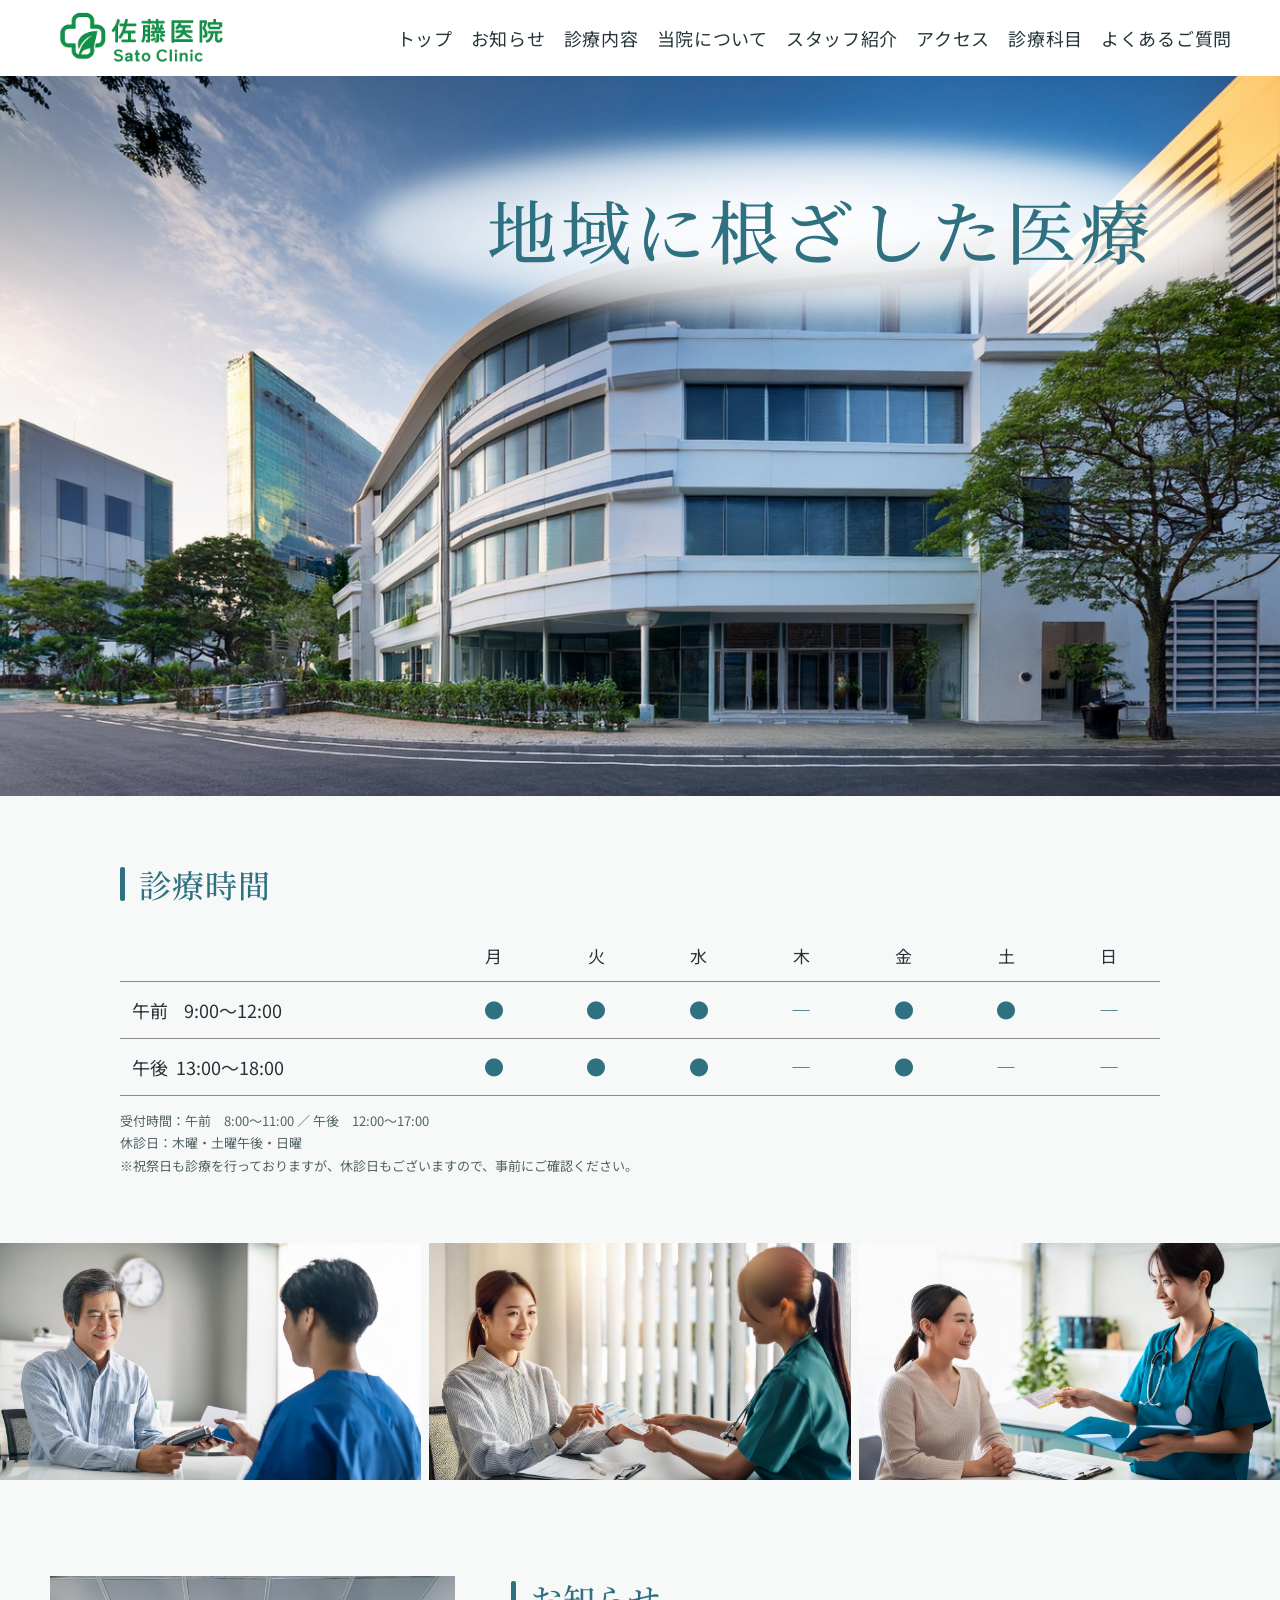
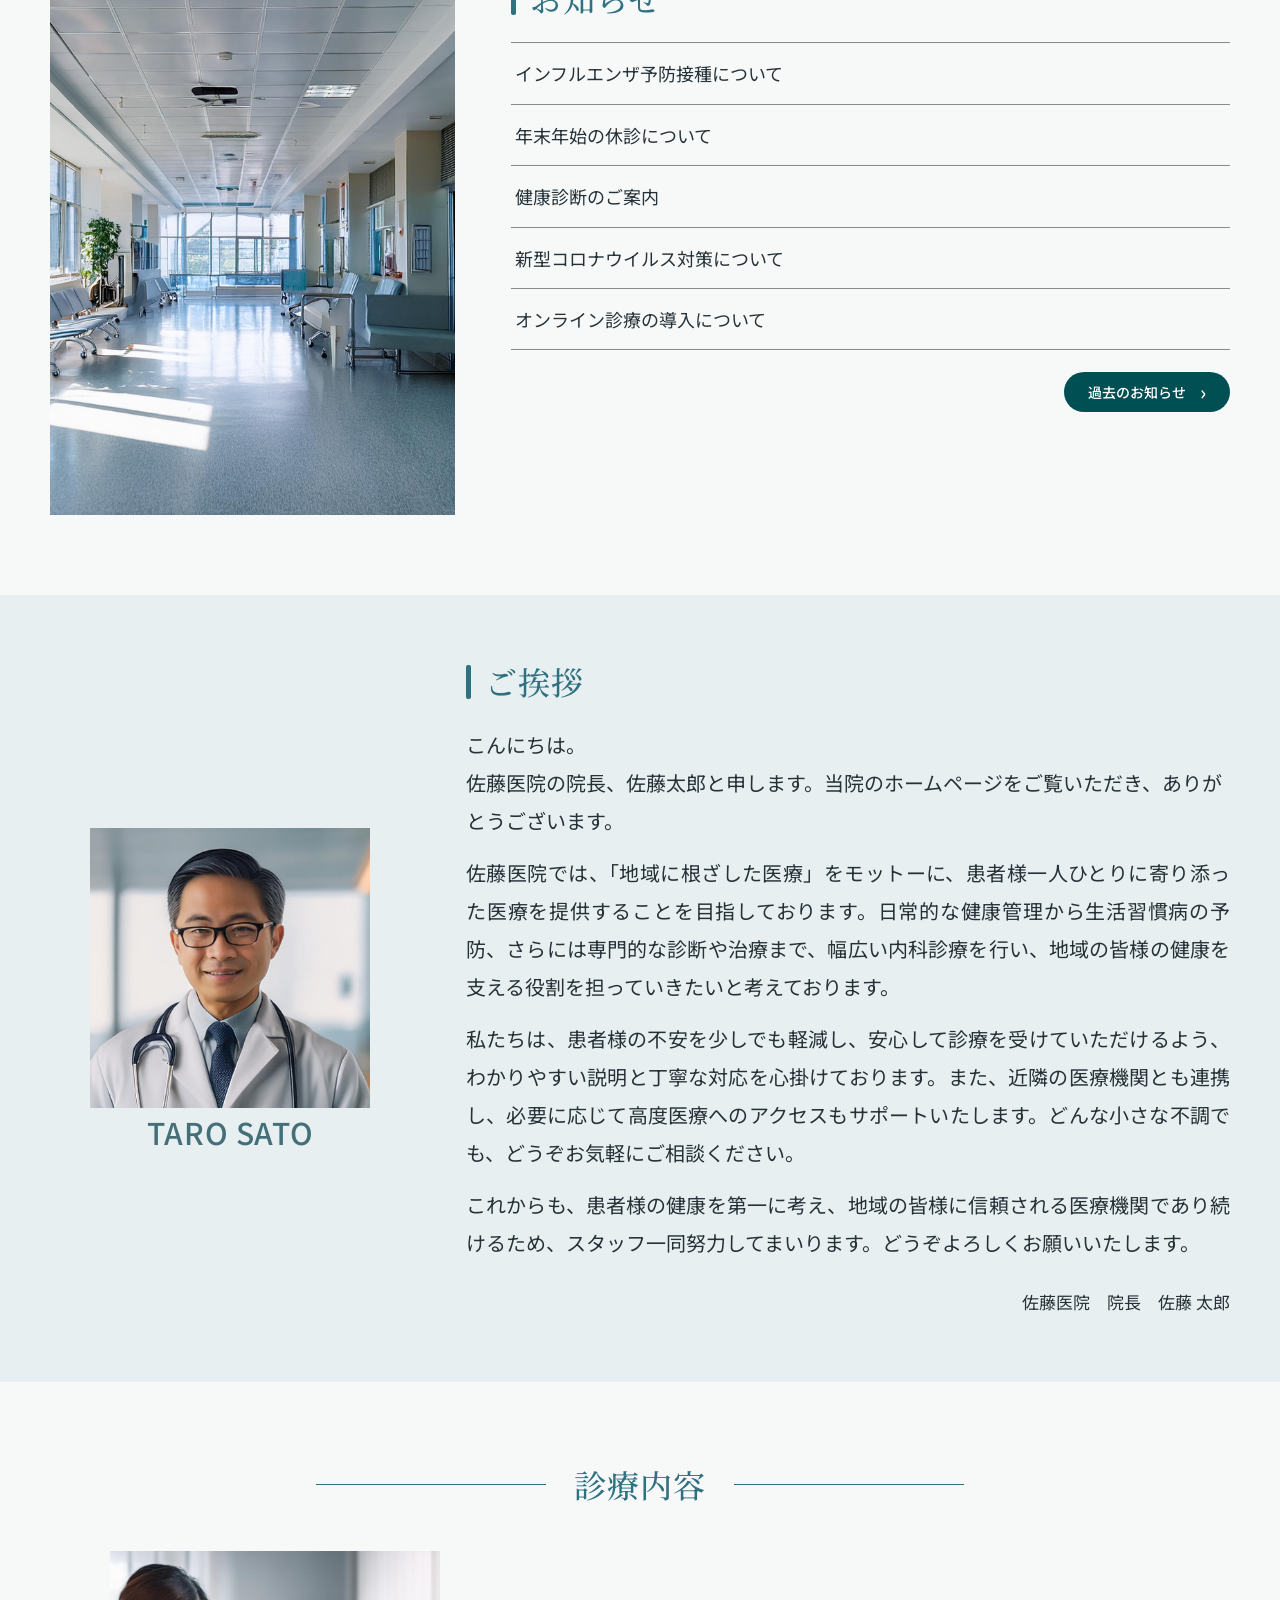
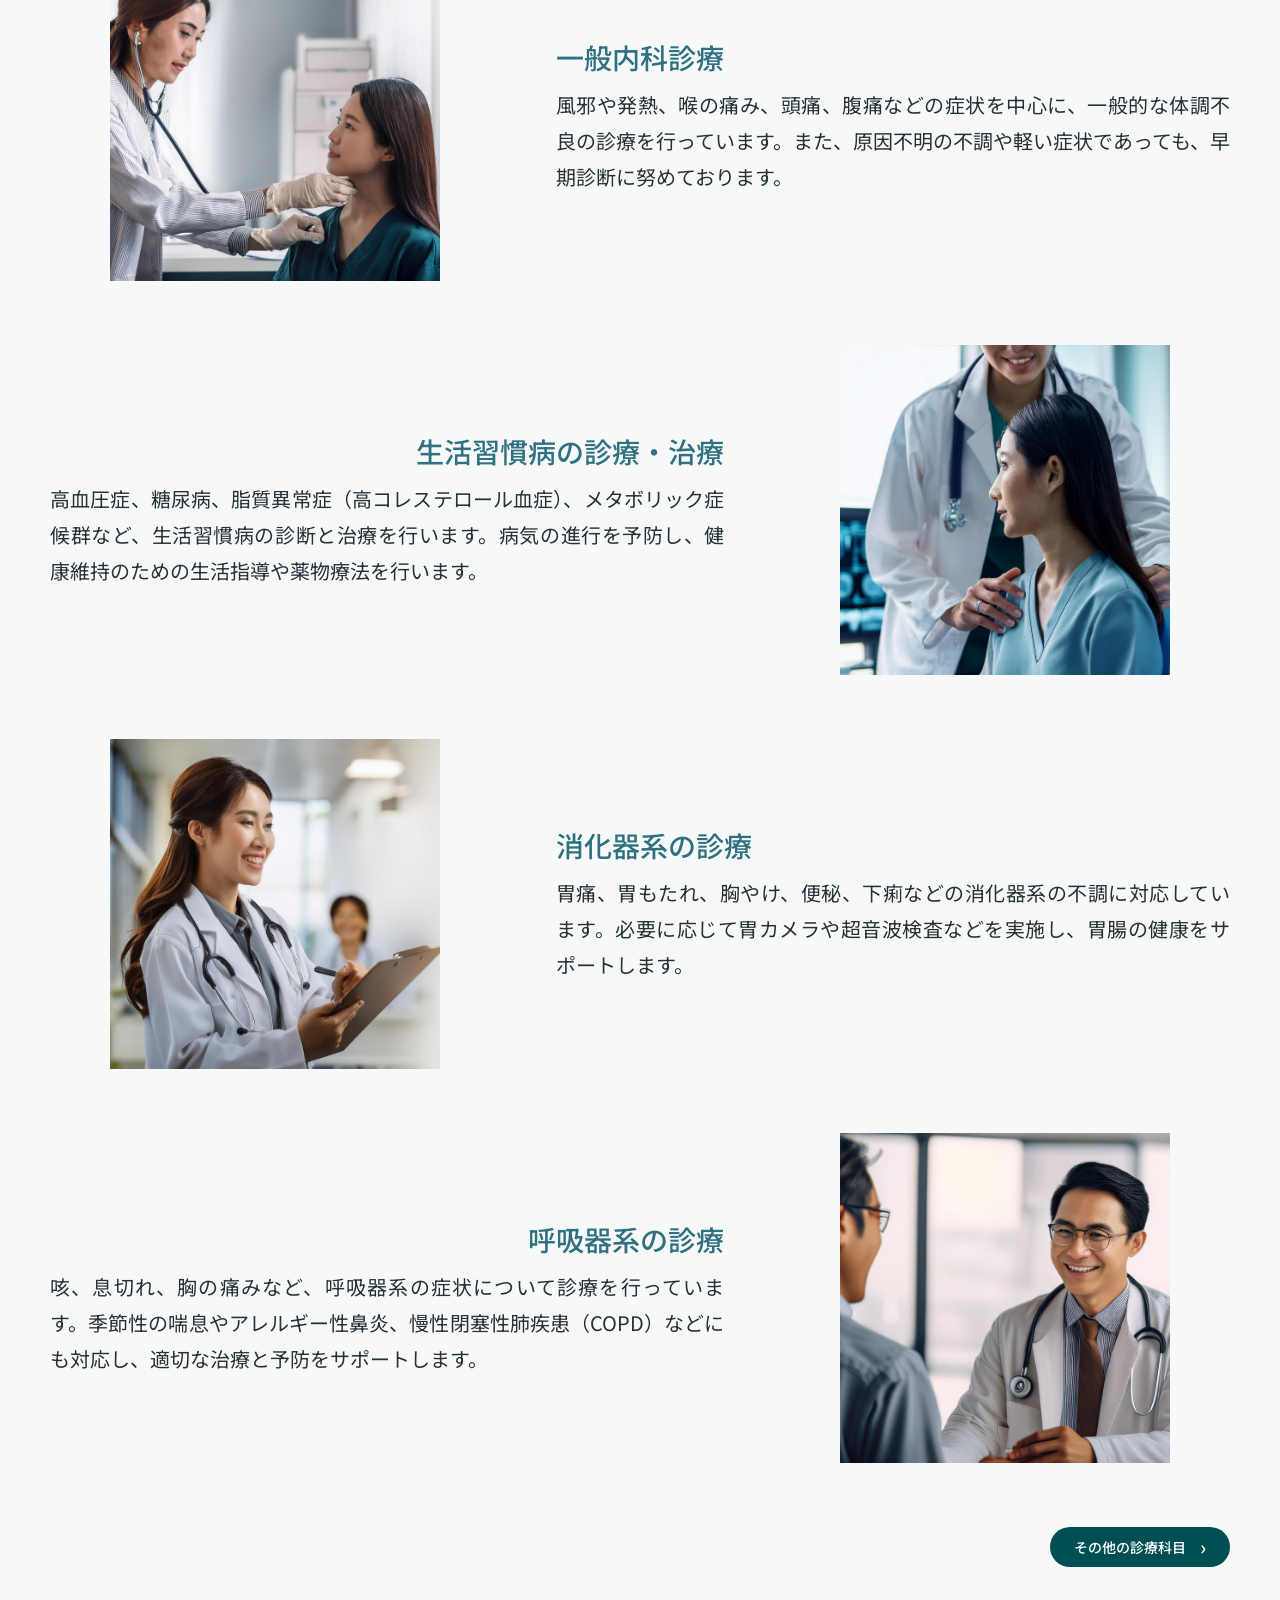
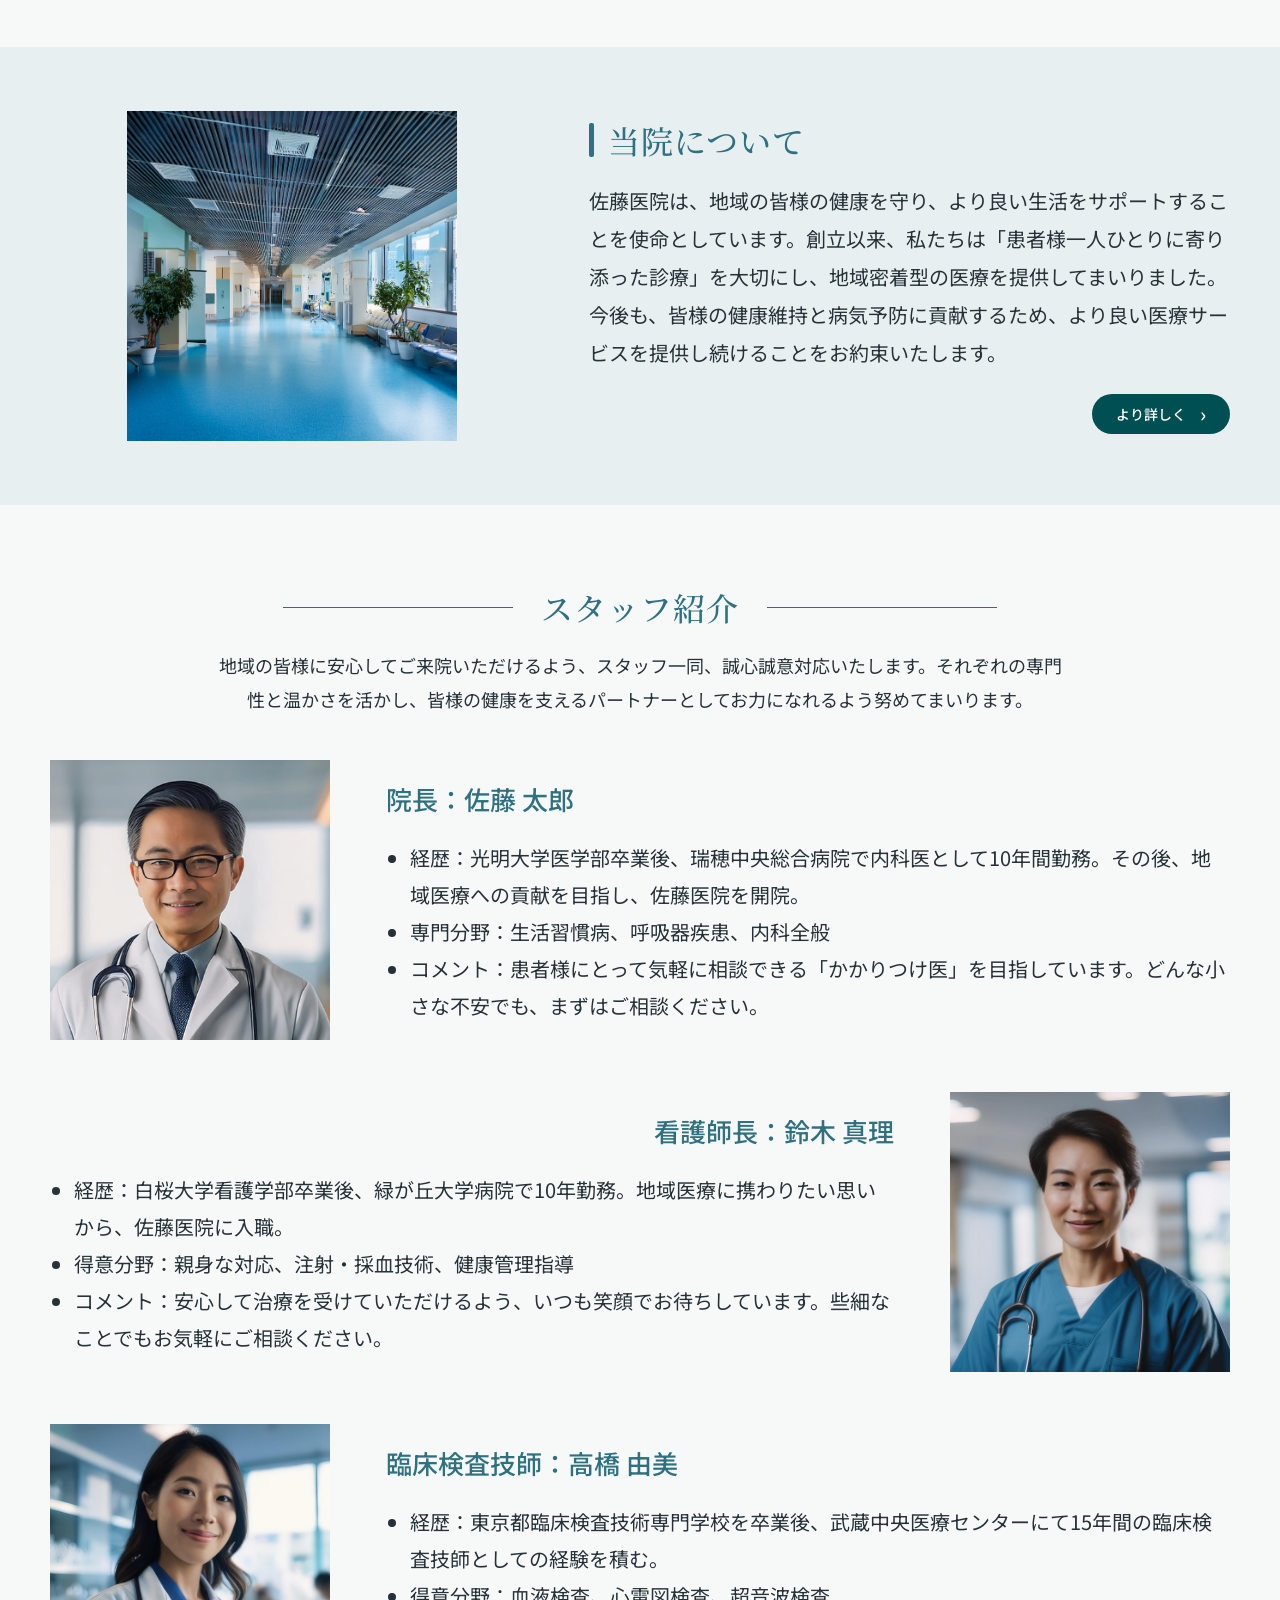
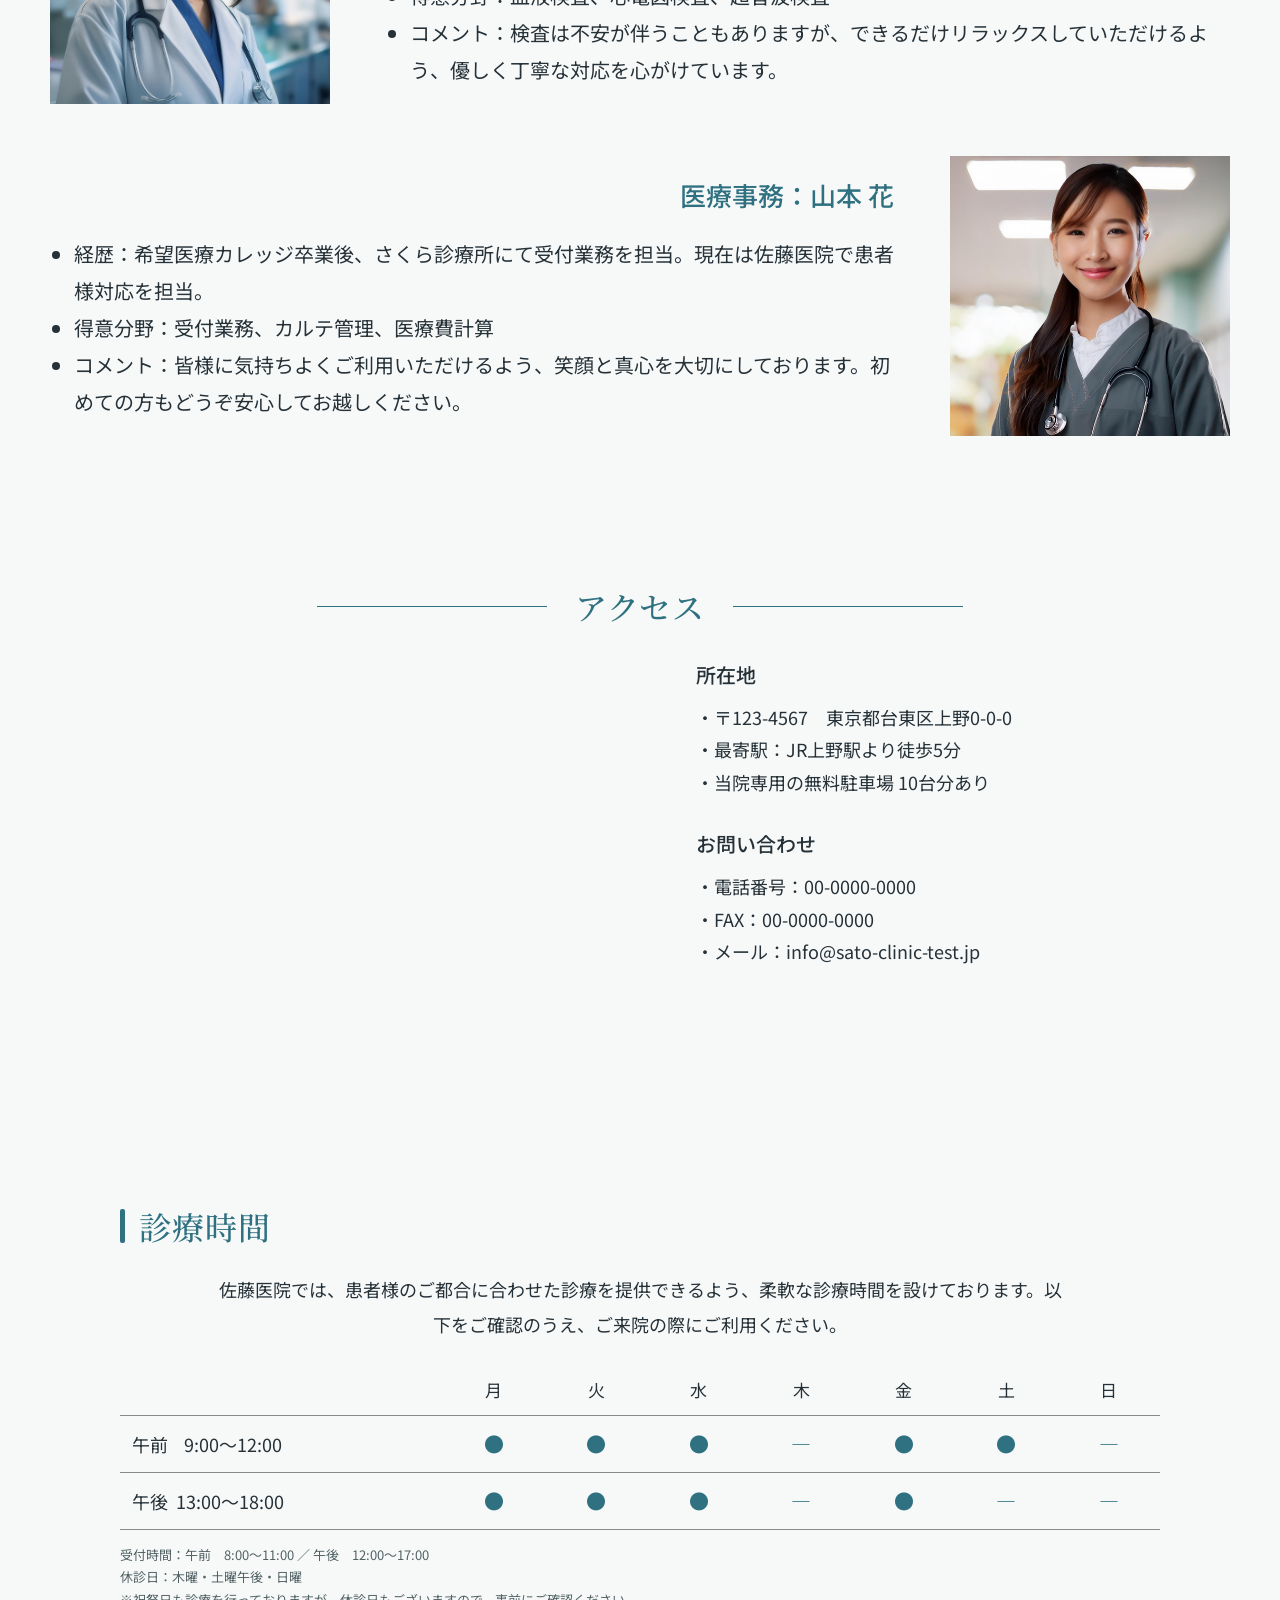
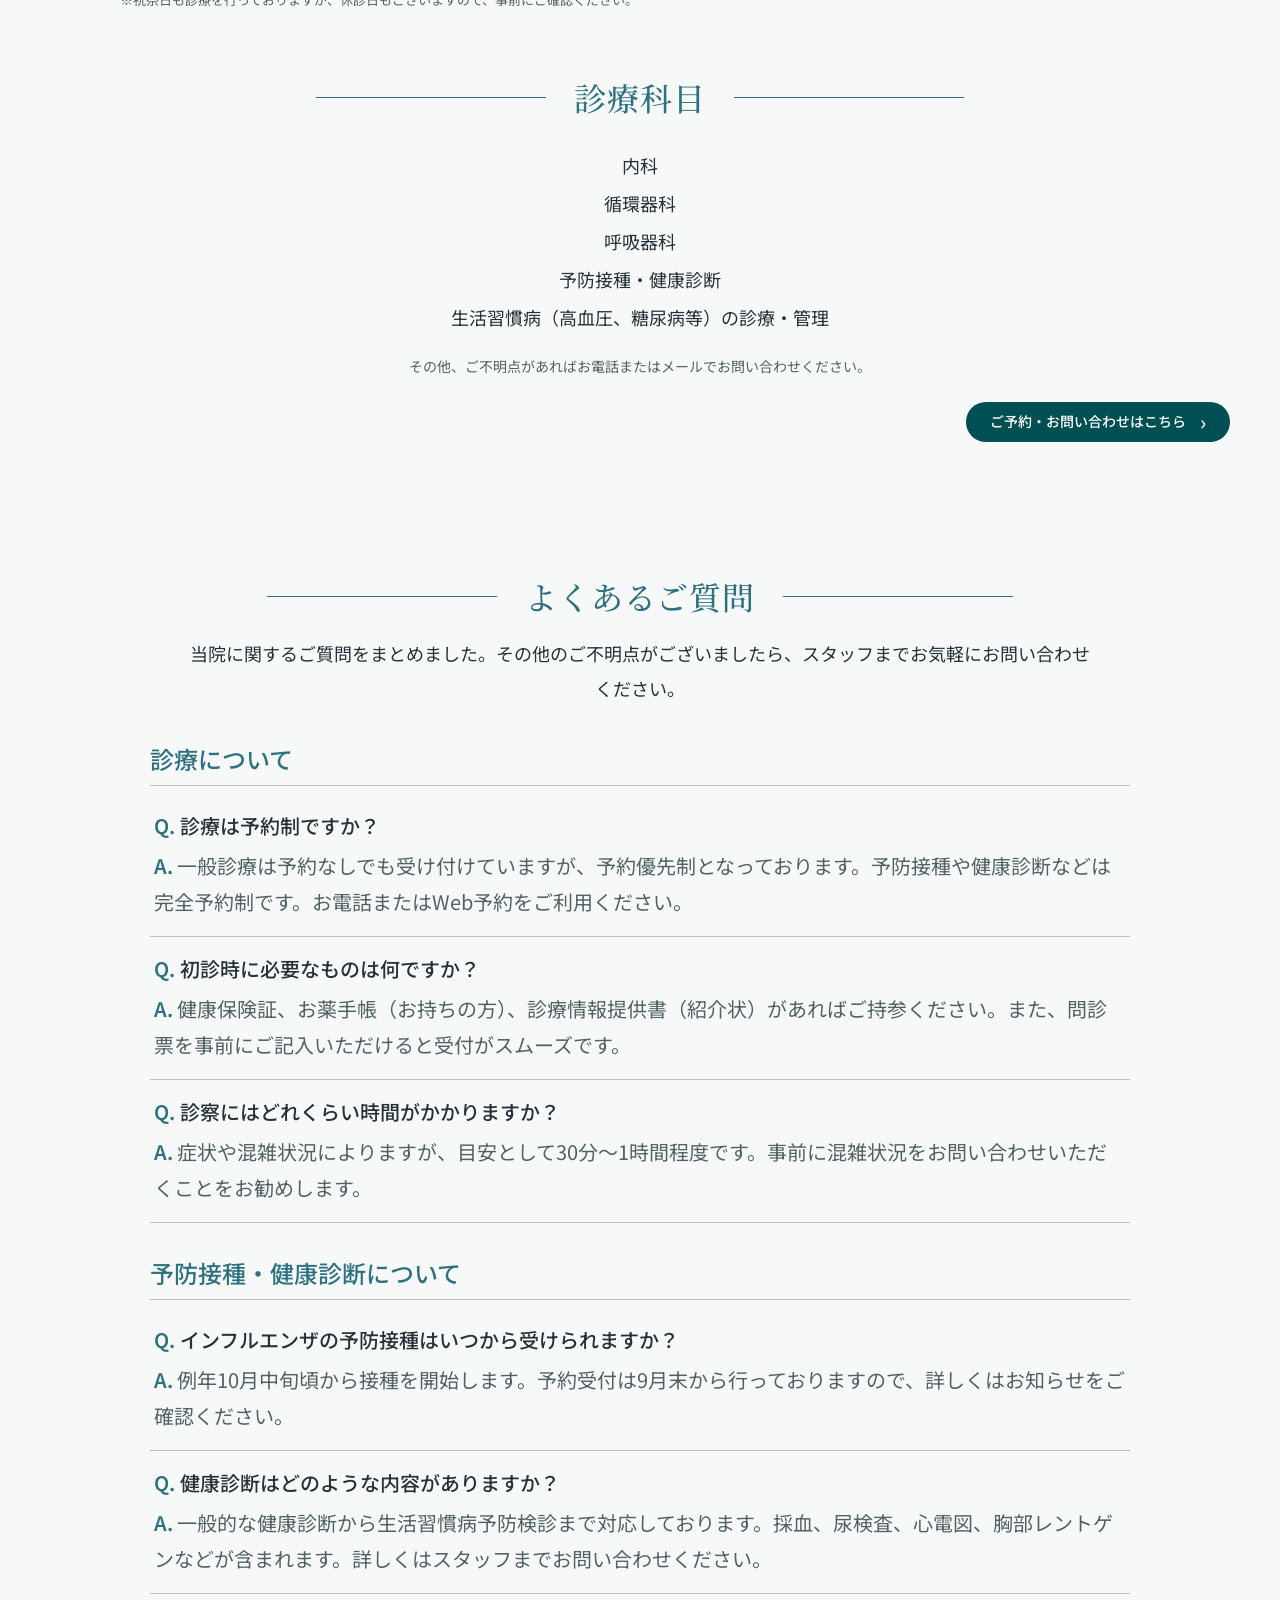
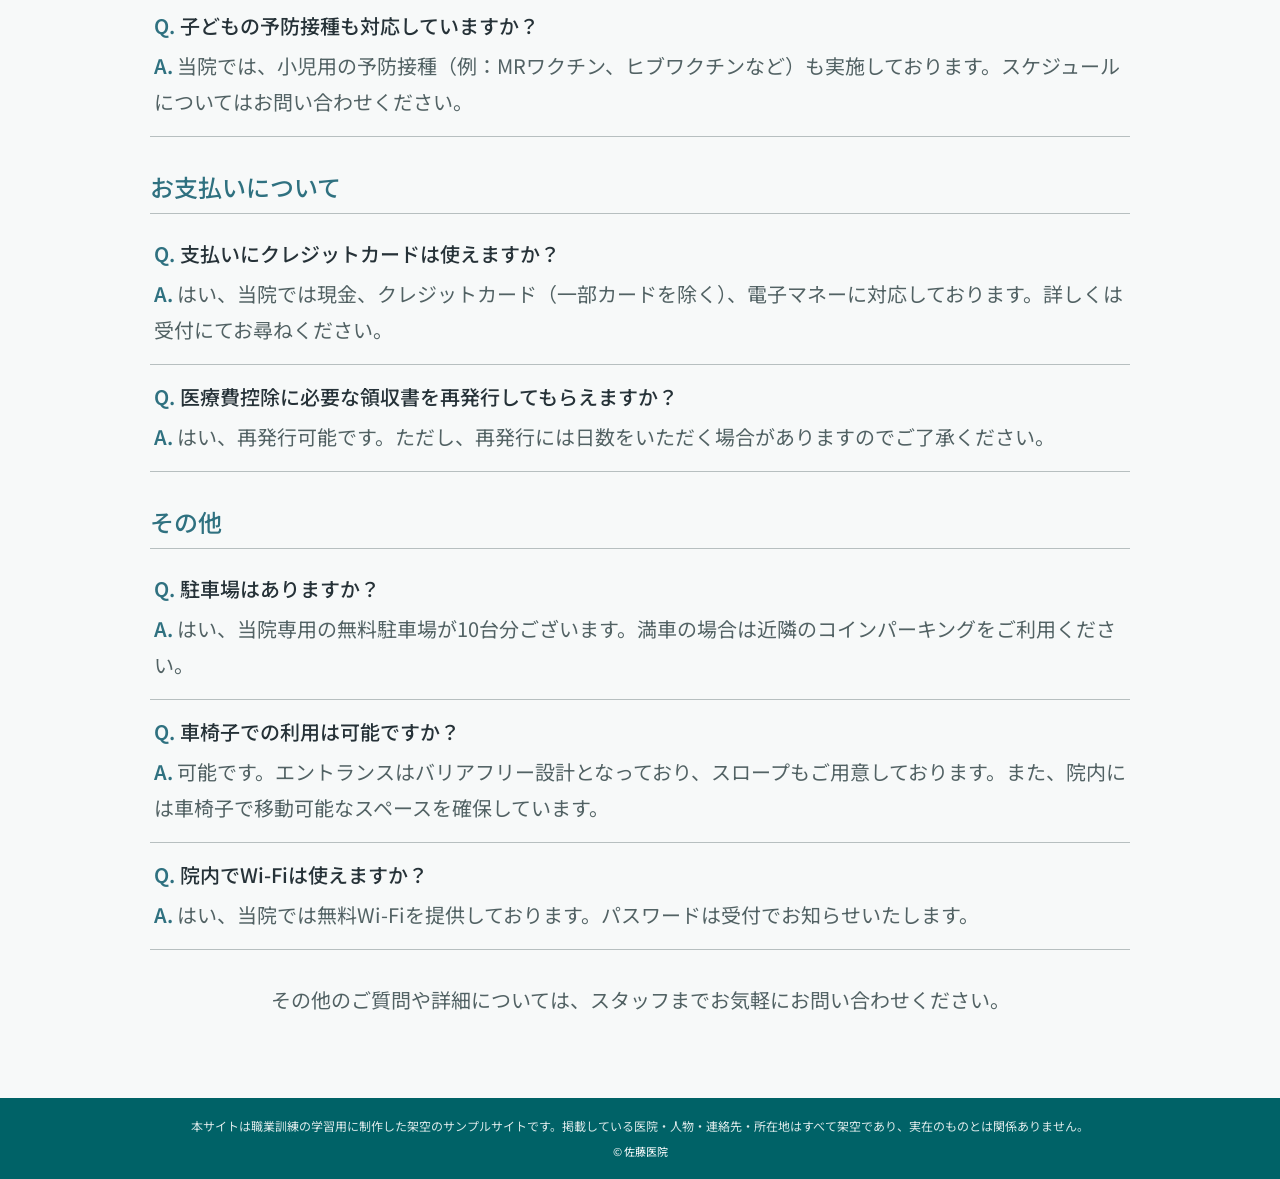
<file: index.html>
<!DOCTYPE html>
<html lang="ja">
<head>
  <meta charset="UTF-8">
  <meta name="viewport" content="width=device-width, initial-scale=1.0">
  <meta name="robots" content="noindex, nofollow">
  <meta name="description" content="佐藤医院の学習用サンプルサイトです。">
  <title>佐藤医院 | 地域に根ざした医療</title>
  <link rel="preconnect" href="https://fonts.googleapis.com">
  <link rel="preconnect" href="https://fonts.gstatic.com" crossorigin>
  <link href="https://fonts.googleapis.com/css2?family=Noto+Sans+JP:wght@400;500;600&family=Noto+Serif+JP:wght@400;500;600&display=swap" rel="stylesheet">
  <link rel="stylesheet" href="./css/style.css">
</head>
<body>
  <header class="site-header">
    <div class="header-inner">
      <a class="logo-link" href="#top" aria-label="佐藤医院 トップへ">
        <img class="site-logo" src="./assets/Logo/logo.png" alt="佐藤医院 Sato Clinic">
      </a>
      <nav class="desktop-nav" aria-label="メインナビゲーション">
        <a href="#top">トップ</a>
        <a href="#news">お知らせ</a>
        <a href="#services">診療内容</a>
        <a href="#about">当院について</a>
        <a href="#staff">スタッフ紹介</a>
        <a href="#access">アクセス</a>
        <a href="#departments-title">診療科目</a>
        <a href="#faq-title">よくあるご質問</a>
      </nav>
      <details class="mobile-menu">
        <summary aria-label="メニューを開く"><span></span><span></span><span></span></summary>
        <nav aria-label="スマートフォンメニュー">
          <a href="#top">トップ</a>
          <a href="#news">お知らせ</a>
          <a href="#services">診療内容</a>
          <a href="#about">当院について</a>
          <a href="#staff">スタッフ紹介</a>
          <a href="#access">アクセス</a>
          <a href="#departments-title">診療科目</a>
          <a href="#faq-title">よくあるご質問</a>
        </nav>
      </details>
    </div>
  </header>

  <main id="top">
    <section class="hero" aria-labelledby="hero-title">
      <img src="./assets/Hospital_Exterior/hospital_1.jpg" alt="佐藤医院の外観">
      <div class="hero-title-wrap">
        <h1 id="hero-title">地域に根ざした医療</h1>
      </div>
    </section>

    <section class="hours section-narrow" aria-labelledby="hours-top-title">
      <div class="section-heading section-heading-left">
        <span class="heading-bar" aria-hidden="true"></span>
        <h2 id="hours-top-title">診療時間</h2>
      </div>
      <div class="hours-table-wrap">
        <table class="hours-table">
          <caption class="sr-only">診療時間</caption>
          <thead>
            <tr>
              <th scope="col"></th>
              <th scope="col">月</th>
              <th scope="col">火</th>
              <th scope="col">水</th>
              <th scope="col">木</th>
              <th scope="col">金</th>
              <th scope="col">土</th>
              <th scope="col">日</th>
            </tr>
          </thead>
          <tbody>
            <tr>
              <th scope="row">午前&nbsp;&nbsp;&nbsp; <span class="hours-time-morning">9:00〜12:00</span></th>
              <td>●</td><td>●</td><td>●</td><td>―</td><td>●</td><td>●</td><td>―</td>
            </tr>
            <tr>
              <th scope="row">午後&nbsp; 13:00〜18:00</th>
              <td>●</td><td>●</td><td>●</td><td>―</td><td>●</td><td>―</td><td>―</td>
            </tr>
          </tbody>
        </table>
      </div>
      <p class="hours-note">受付時間：午前　8:00〜11:00 ／ 午後　12:00〜17:00<br>休診日：木曜・土曜午後・日曜<br>※祝祭日も診療を行っておりますが、休診日もございますので、事前にご確認ください。</p>
    </section>

    <section class="information-gallery" aria-label="医院のご案内イメージ">
      <div class="info-track">
        <figure><img src="./assets/Infomation_Image/information_1.jpg" alt="医師と患者の診療風景"></figure>
        <figure><img src="./assets/Infomation_Image/information_2.jpg" alt="医療スタッフによる案内風景"></figure>
        <figure><img src="./assets/Infomation_Image/information_3.jpg" alt="医療スタッフと患者の相談風景"></figure>
      </div>
      <div class="carousel-dots" aria-label="院内写真を選択">
        <button class="active" type="button" aria-label="1枚目を表示"></button>
        <button type="button" aria-label="2枚目を表示"></button>
        <button type="button" aria-label="3枚目を表示"></button>
      </div>
    </section>

    <section id="news" class="news section-wide">
      <div class="news-grid">
        <figure class="news-image"><img src="./assets/Hospital_Exterior/hospital_6.jpg" alt="佐藤医院の待合スペース"></figure>
        <div class="news-content">
          <div class="section-heading section-heading-left">
            <span class="heading-bar" aria-hidden="true"></span>
            <h2>お知らせ</h2>
          </div>
          <ul class="news-list">
            <li><a href="news-influenza.html">インフルエンザ予防接種について</a></li>
            <li><a href="news-year-end.html">年末年始の休診について</a></li>
            <li><a href="news-checkup.html">健康診断のご案内</a></li>
            <li><a href="news-covid.html">新型コロナウイルス対策について</a></li>
            <li><a href="news-online.html">オンライン診療の導入について</a></li>
          </ul>
          <div class="button-row"><a class="more-button" href="news.html">過去のお知らせ <span aria-hidden="true">›</span></a></div>
        </div>
      </div>
    </section>

    <section class="greeting band" aria-labelledby="greeting-title">
      <div class="content-shell greeting-grid">
        <div class="greeting-photo-wrap">
          <div class="greeting-photo-crop">
            <img class="greeting-photo" src="./assets/Doctor_Image/sato_taro.jpg" alt="院長 佐藤太郎">
          </div>
          <p class="roman-name">TARO SATO</p>
        </div>
        <div class="greeting-copy">
          <div class="section-heading section-heading-left">
            <span class="heading-bar" aria-hidden="true"></span>
            <h2 id="greeting-title">ご挨拶</h2>
          </div>
          <p>こんにちは。<br>佐藤医院の院長、佐藤太郎と申します。当院のホームページをご覧いただき、ありがとうございます。</p>
          <p>佐藤医院では、「地域に根ざした医療」をモットーに、患者様一人ひとりに寄り添った医療を提供することを目指しております。日常的な健康管理から生活習慣病の予防、さらには専門的な診断や治療まで、幅広い内科診療を行い、地域の皆様の健康を支える役割を担っていきたいと考えております。</p>
          <p>私たちは、患者様の不安を少しでも軽減し、安心して診療を受けていただけるよう、わかりやすい説明と丁寧な対応を心掛けております。また、近隣の医療機関とも連携し、必要に応じて高度医療へのアクセスもサポートいたします。どんな小さな不調でも、どうぞお気軽にご相談ください。</p>
          <p>これからも、患者様の健康を第一に考え、地域の皆様に信頼される医療機関であり続けるため、スタッフ一同努力してまいります。どうぞよろしくお願いいたします。</p>
          <p class="signature">佐藤医院　院長　佐藤 太郎</p>
        </div>
      </div>
    </section>

    <section id="services" class="services section-wide" aria-labelledby="services-title">
      <div class="section-heading section-heading-center">
        <span></span><h2 id="services-title">診療内容</h2><span></span>
      </div>

      <article class="service-row">
        <figure><img src="./assets/Patient_Image/patient_3.jpg" alt="一般内科診療の様子"></figure>
        <div>
          <h3>一般内科診療</h3>
          <p>風邪や発熱、喉の痛み、頭痛、腹痛などの症状を中心に、一般的な体調不良の診療を行っています。また、原因不明の不調や軽い症状であっても、早期診断に努めております。</p>
        </div>
      </article>

      <article class="service-row reverse">
        <figure><img src="./assets/Patient_Image/patient_8.jpg" alt="生活習慣病の診療の様子"></figure>
        <div>
          <h3>生活習慣病の診療・治療</h3>
          <p>高血圧症、糖尿病、脂質異常症（高コレステロール血症）、メタボリック症候群など、生活習慣病の診断と治療を行います。病気の進行を予防し、健康維持のための生活指導や薬物療法を行います。</p>
        </div>
      </article>

      <article class="service-row">
        <figure><img src="./assets/Medical_Image/medical_3.jpg" alt="消化器系の診療の様子"></figure>
        <div>
          <h3>消化器系の診療</h3>
          <p>胃痛、胃もたれ、胸やけ、便秘、下痢などの消化器系の不調に対応しています。必要に応じて胃カメラや超音波検査などを実施し、胃腸の健康をサポートします。</p>
        </div>
      </article>

      <article class="service-row reverse">
        <figure><img src="./assets/Medical_Image/medical_8.jpg" alt="医師による相談の様子"></figure>
        <div>
          <h3>呼吸器系の診療</h3>
          <p>咳、息切れ、胸の痛みなど、呼吸器系の症状について診療を行っています。季節性の喘息やアレルギー性鼻炎、慢性閉塞性肺疾患（COPD）などにも対応し、適切な治療と予防をサポートします。</p>
        </div>
      </article>

      <div class="button-row"><a class="more-button" href="other-services.html">その他の診療科目 <span aria-hidden="true">›</span></a></div>
    </section>

    <section id="about" class="about band" aria-labelledby="about-title">
      <div class="content-shell about-grid">
        <figure><img src="./assets/Hospital_Exterior/hospital_4.jpg" alt="佐藤医院の院内"></figure>
        <div>
          <div class="section-heading section-heading-left">
            <span class="heading-bar" aria-hidden="true"></span>
            <h2 id="about-title">当院について</h2>
          </div>
          <p>佐藤医院は、地域の皆様の健康を守り、より良い生活をサポートすることを使命としています。創立以来、私たちは「患者様一人ひとりに寄り添った診療」を大切にし、地域密着型の医療を提供してまいりました。今後も、皆様の健康維持と病気予防に貢献するため、より良い医療サービスを提供し続けることをお約束いたします。</p>
          <div class="button-row"><a class="more-button" href="about.html">より詳しく <span aria-hidden="true">›</span></a></div>
        </div>
      </div>
    </section>

    <section id="staff" class="staff section-wide" aria-labelledby="staff-title">
      <div class="section-heading section-heading-center">
        <span></span><h2 id="staff-title">スタッフ紹介</h2><span></span>
      </div>
      <p class="staff-lead">地域の皆様に安心してご来院いただけるよう、スタッフ一同、誠心誠意対応いたします。それぞれの専門性と温かさを活かし、皆様の健康を支えるパートナーとしてお力になれるよう努めてまいります。</p>

      <article class="staff-row">
        <figure><img src="./assets/Doctor_Image/sato_taro.jpg" alt="院長 佐藤太郎"></figure>
        <div>
          <h3>院長：佐藤 太郎</h3>
          <ul>
            <li>経歴：光明大学医学部卒業後、瑞穂中央総合病院で内科医として10年間勤務。その後、地域医療への貢献を目指し、佐藤医院を開院。</li>
            <li>専門分野：生活習慣病、呼吸器疾患、内科全般</li>
            <li>コメント：患者様にとって気軽に相談できる「かかりつけ医」を目指しています。どんな小さな不安でも、まずはご相談ください。</li>
          </ul>
        </div>
      </article>
      <article class="staff-row reverse">
        <figure><img src="./assets/Doctor_Image/suzuki_mari.jpg" alt="看護師長 鈴木真理"></figure>
        <div>
          <h3>看護師長：鈴木 真理</h3>
          <ul>
            <li>経歴：白桜大学看護学部卒業後、緑が丘大学病院で10年勤務。地域医療に携わりたい思いから、佐藤医院に入職。</li>
            <li>得意分野：親身な対応、注射・採血技術、健康管理指導</li>
            <li>コメント：安心して治療を受けていただけるよう、いつも笑顔でお待ちしています。些細なことでもお気軽にご相談ください。</li>
          </ul>
        </div>
      </article>
      <article class="staff-row">
        <figure><img src="./assets/Doctor_Image/takahashi_yumi.jpg" alt="臨床検査技師 高橋由美"></figure>
        <div>
          <h3>臨床検査技師：高橋 由美</h3>
          <ul>
            <li>経歴：東京都臨床検査技術専門学校を卒業後、武蔵中央医療センターにて15年間の臨床検査技師としての経験を積む。</li>
            <li>得意分野：血液検査、心電図検査、超音波検査</li>
            <li>コメント：検査は不安が伴うこともありますが、できるだけリラックスしていただけるよう、優しく丁寧な対応を心がけています。</li>
          </ul>
        </div>
      </article>
      <article class="staff-row reverse">
        <figure><img src="./assets/Doctor_Image/yamamoto_hana.jpg" alt="医療事務 山本花"></figure>
        <div>
          <h3>医療事務：山本 花</h3>
          <ul>
            <li>経歴：希望医療カレッジ卒業後、さくら診療所にて受付業務を担当。現在は佐藤医院で患者様対応を担当。</li>
            <li>得意分野：受付業務、カルテ管理、医療費計算</li>
            <li>コメント：皆様に気持ちよくご利用いただけるよう、笑顔と真心を大切にしております。初めての方もどうぞ安心してお越しください。</li>
          </ul>
        </div>
      </article>
    </section>

    <section id="access" class="access section-wide" aria-labelledby="access-title">
      <div class="section-heading section-heading-center compact-heading">
        <span></span><h2 id="access-title">アクセス</h2><span></span>
      </div>
      <div class="access-grid">
        <figure>
          <iframe
            title="〒110-0015 東京都台東区東上野３丁目１５−５の地図"
            src="https://maps.google.com/maps?q=35.710628,139.778364&z=17&hl=ja&output=embed"
            loading="lazy"
            allowfullscreen
            referrerpolicy="strict-origin-when-cross-origin">
          </iframe>
        </figure>
        <div class="access-info">
          <h3>所在地</h3>
          <p>・〒123-4567　東京都台東区上野0-0-0<br>・最寄駅：JR上野駅より徒歩5分<br>・当院専用の無料駐車場 10台分あり</p>
          <h3>お問い合わせ</h3>
          <p>・電話番号：00-0000-0000<br>・FAX：00-0000-0000<br>・メール：info@sato-clinic-test.jp</p>
        </div>
      </div>
    </section>

    <section class="hours section-narrow hours-bottom" aria-labelledby="hours-bottom-title">
      <div class="section-heading section-heading-left">
        <span class="heading-bar" aria-hidden="true"></span>
        <h2 id="hours-bottom-title">診療時間</h2>
      </div>
      <p class="hours-bottom-lead">佐藤医院では、患者様のご都合に合わせた診療を提供できるよう、柔軟な診療時間を設けております。以下をご確認のうえ、ご来院の際にご利用ください。</p>
      <div class="hours-table-wrap">
        <table class="hours-table">
          <caption class="sr-only">診療時間</caption>
          <thead>
            <tr><th scope="col"></th><th scope="col">月</th><th scope="col">火</th><th scope="col">水</th><th scope="col">木</th><th scope="col">金</th><th scope="col">土</th><th scope="col">日</th></tr>
          </thead>
          <tbody>
            <tr><th scope="row">午前&nbsp;&nbsp;&nbsp; <span class="hours-time-morning">9:00〜12:00</span></th><td>●</td><td>●</td><td>●</td><td>―</td><td>●</td><td>●</td><td>―</td></tr>
            <tr><th scope="row">午後&nbsp; 13:00〜18:00</th><td>●</td><td>●</td><td>●</td><td>―</td><td>●</td><td>―</td><td>―</td></tr>
          </tbody>
        </table>
      </div>
      <p class="hours-note">受付時間：午前　8:00〜11:00 ／ 午後　12:00〜17:00<br>休診日：木曜・土曜午後・日曜<br>※祝祭日も診療を行っておりますが、休診日もございますので、事前にご確認ください。</p>
    </section>

    <section class="departments section-narrow" aria-labelledby="departments-title">
      <div class="section-heading section-heading-center compact-heading"><span></span><h2 id="departments-title">診療科目</h2><span></span></div>
      <ul>
        <li>内科</li>
        <li>循環器科</li>
        <li>呼吸器科</li>
        <li>予防接種・健康診断</li>
        <li>生活習慣病（高血圧、糖尿病等）の診療・管理</li>
      </ul>
      <p>その他、ご不明点があればお電話またはメールでお問い合わせください。</p>
      <div class="button-row"><a class="more-button" href="contact.html">ご予約・お問い合わせはこちら <span aria-hidden="true">›</span></a></div>
    </section>

    <section class="faq section-wide" aria-labelledby="faq-title">
      <div class="section-heading section-heading-center compact-heading"><span></span><h2 id="faq-title">よくあるご質問</h2><span></span></div>
      <p class="faq-lead">当院に関するご質問をまとめました。その他のご不明点がございましたら、スタッフまでお気軽にお問い合わせください。</p>

      <div class="faq-category">
        <h3>診療について</h3>
        <article class="faq-item"><h4><span>Q.</span> 診療は予約制ですか？</h4><p><span>A.</span> 一般診療は予約なしでも受け付けていますが、予約優先制となっております。予防接種や健康診断などは完全予約制です。お電話またはWeb予約をご利用ください。</p></article>
        <article class="faq-item"><h4><span>Q.</span> 初診時に必要なものは何ですか？</h4><p><span>A.</span> 健康保険証、お薬手帳（お持ちの方）、診療情報提供書（紹介状）があればご持参ください。また、問診票を事前にご記入いただけると受付がスムーズです。</p></article>
        <article class="faq-item"><h4><span>Q.</span> 診察にはどれくらい時間がかかりますか？</h4><p><span>A.</span> 症状や混雑状況によりますが、目安として30分〜1時間程度です。事前に混雑状況をお問い合わせいただくことをお勧めします。</p></article>
      </div>

      <div class="faq-category">
        <h3>予防接種・健康診断について</h3>
        <article class="faq-item"><h4><span>Q.</span> インフルエンザの予防接種はいつから受けられますか？</h4><p><span>A.</span> 例年10月中旬頃から接種を開始します。予約受付は9月末から行っておりますので、詳しくはお知らせをご確認ください。</p></article>
        <article class="faq-item"><h4><span>Q.</span> 健康診断はどのような内容がありますか？</h4><p><span>A.</span> 一般的な健康診断から生活習慣病予防検診まで対応しております。採血、尿検査、心電図、胸部レントゲンなどが含まれます。詳しくはスタッフまでお問い合わせください。</p></article>
        <article class="faq-item"><h4><span>Q.</span> 子どもの予防接種も対応していますか？</h4><p><span>A.</span> 当院では、小児用の予防接種（例：MRワクチン、ヒブワクチンなど）も実施しております。スケジュールについてはお問い合わせください。</p></article>
      </div>

      <div class="faq-category">
        <h3>お支払いについて</h3>
        <article class="faq-item"><h4><span>Q.</span> 支払いにクレジットカードは使えますか？</h4><p><span>A.</span> はい、当院では現金、クレジットカード（一部カードを除く）、電子マネーに対応しております。詳しくは受付にてお尋ねください。</p></article>
        <article class="faq-item"><h4><span>Q.</span> 医療費控除に必要な領収書を再発行してもらえますか？</h4><p><span>A.</span> はい、再発行可能です。ただし、再発行には日数をいただく場合がありますのでご了承ください。</p></article>
      </div>

      <div class="faq-category">
        <h3>その他</h3>
        <article class="faq-item"><h4><span>Q.</span> 駐車場はありますか？</h4><p><span>A.</span> はい、当院専用の無料駐車場が10台分ございます。満車の場合は近隣のコインパーキングをご利用ください。</p></article>
        <article class="faq-item"><h4><span>Q.</span> 車椅子での利用は可能ですか？</h4><p><span>A.</span> 可能です。エントランスはバリアフリー設計となっており、スロープもご用意しております。また、院内には車椅子で移動可能なスペースを確保しています。</p></article>
        <article class="faq-item"><h4><span>Q.</span> 院内でWi-Fiは使えますか？</h4><p><span>A.</span> はい、当院では無料Wi-Fiを提供しております。パスワードは受付でお知らせいたします。</p></article>
      </div>

      <p class="faq-contact">その他のご質問や詳細については、スタッフまでお気軽にお問い合わせください。</p>
    </section>
  </main>

  <footer class="site-footer">
    <p class="disclaimer">本サイトは職業訓練の学習用に制作した架空のサンプルサイトです。掲載している医院・人物・連絡先・所在地はすべて架空であり、実在のものとは関係ありません。</p>
    <p class="copyright">© 佐藤医院</p>
  </footer>
  <script>
    const mobileMenu = document.querySelector(".mobile-menu");
    if (mobileMenu) {
      mobileMenu.querySelectorAll("nav a").forEach((link) => {
        link.addEventListener("click", () => {
          mobileMenu.open = false;
        });
      });
    }

    const galleryTrack = document.querySelector(".info-track");
    const gallerySlides = galleryTrack ? [...galleryTrack.querySelectorAll("figure")] : [];
    const galleryDots = [...document.querySelectorAll(".carousel-dots button")];

    if (galleryTrack && gallerySlides.length === galleryDots.length) {
      let galleryUpdateFrame = 0;

      const updateGalleryDot = () => {
        galleryUpdateFrame = 0;
        const trackCenter = galleryTrack.getBoundingClientRect().left + galleryTrack.clientWidth / 2;
        let activeIndex = 0;
        let closestDistance = Infinity;

        gallerySlides.forEach((slide, index) => {
          const rect = slide.getBoundingClientRect();
          const distance = Math.abs(rect.left + rect.width / 2 - trackCenter);
          if (distance < closestDistance) {
            closestDistance = distance;
            activeIndex = index;
          }
        });

        galleryDots.forEach((dot, index) => dot.classList.toggle("active", index === activeIndex));
      };

      galleryTrack.addEventListener("scroll", () => {
        if (!galleryUpdateFrame) galleryUpdateFrame = requestAnimationFrame(updateGalleryDot);
      }, { passive: true });
      galleryDots.forEach((dot, index) => {
        dot.addEventListener("click", () => {
          const slide = gallerySlides[index];
          const trackRect = galleryTrack.getBoundingClientRect();
          const slideRect = slide.getBoundingClientRect();
          const targetLeft = galleryTrack.scrollLeft + slideRect.left - trackRect.left
            - (galleryTrack.clientWidth - slideRect.width) / 2;

          galleryTrack.scrollTo({ left: targetLeft, behavior: "smooth" });
        });
      });
      window.addEventListener("resize", updateGalleryDot);
      updateGalleryDot();
    }
  </script>
</body>
</html>
</file>
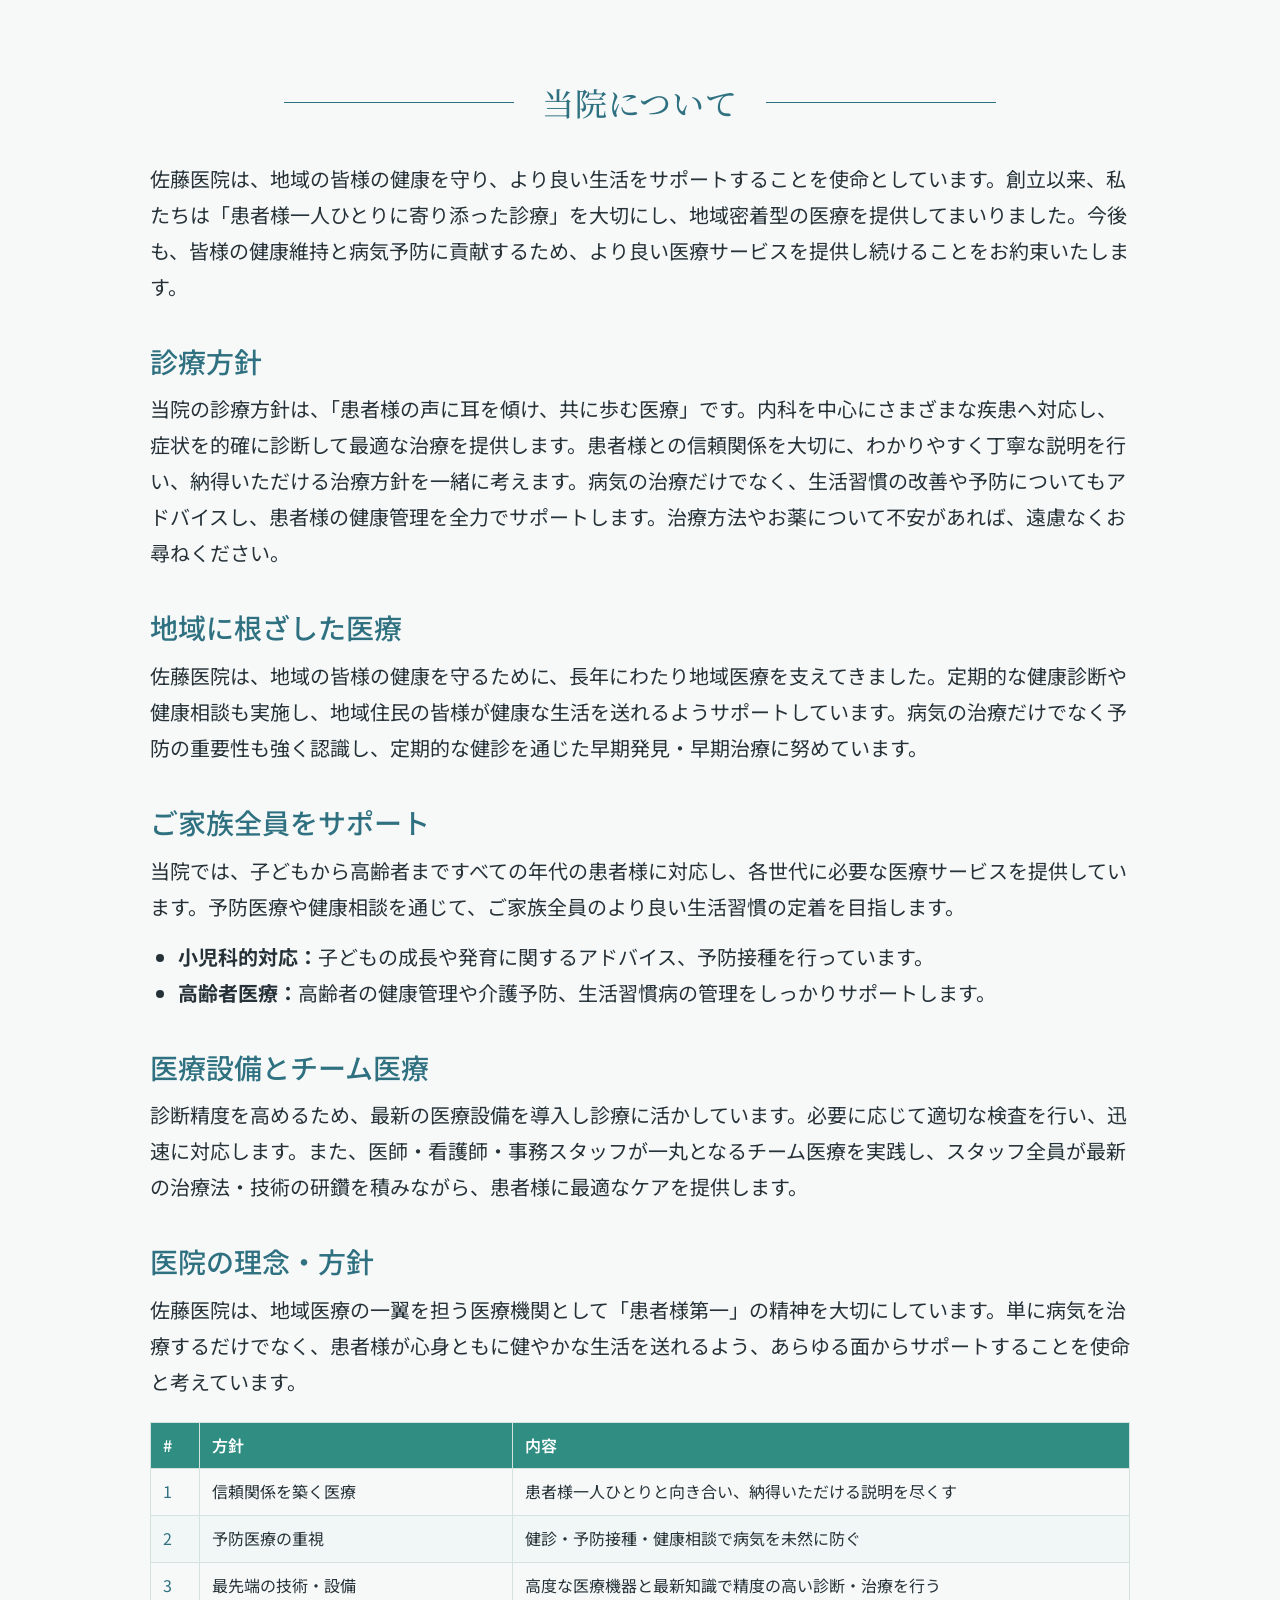
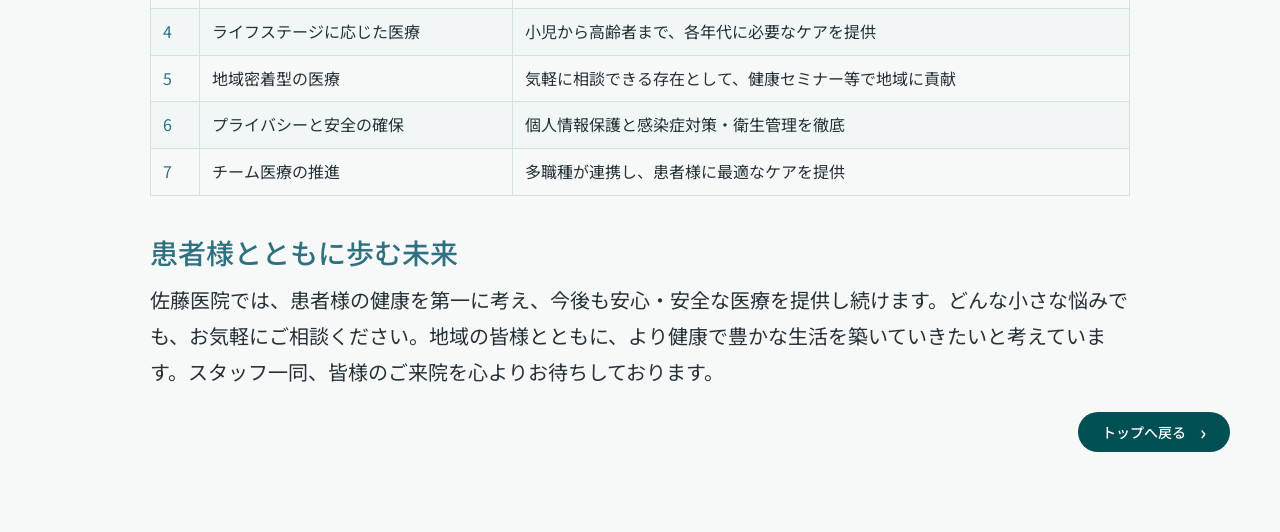
<file: about.html>
<!DOCTYPE html>
<html lang="ja">
<head>
  <meta charset="UTF-8">
  <meta name="viewport" content="width=device-width, initial-scale=1.0">
  <meta name="robots" content="noindex, nofollow">
  <title>当院について - 佐藤医院</title>
  <link rel="preconnect" href="https://fonts.googleapis.com">
  <link rel="preconnect" href="https://fonts.gstatic.com" crossorigin>
  <link href="https://fonts.googleapis.com/css2?family=Noto+Sans+JP:wght@400;500;600&family=Noto+Serif+JP:wght@400;500;600&display=swap" rel="stylesheet">
  <link rel="stylesheet" href="./css/style.css">
</head>
<body>
  <main class="about-detail-page">
    <div class="section-wide">
      <div class="section-heading section-heading-center about-detail-title">
        <span></span><h1>当院について</h1><span></span>
      </div>

      <div class="about-detail-content">
        <p>佐藤医院は、地域の皆様の健康を守り、より良い生活をサポートすることを使命としています。創立以来、私たちは「患者様一人ひとりに寄り添った診療」を大切にし、地域密着型の医療を提供してまいりました。今後も、皆様の健康維持と病気予防に貢献するため、より良い医療サービスを提供し続けることをお約束いたします。</p>

        <section class="about-detail-section">
          <h2>診療方針</h2>
          <p>当院の診療方針は、「患者様の声に耳を傾け、共に歩む医療」です。内科を中心にさまざまな疾患へ対応し、症状を的確に診断して最適な治療を提供します。患者様との信頼関係を大切に、わかりやすく丁寧な説明を行い、納得いただける治療方針を一緒に考えます。病気の治療だけでなく、生活習慣の改善や予防についてもアドバイスし、患者様の健康管理を全力でサポートします。治療方法やお薬について不安があれば、遠慮なくお尋ねください。</p>
        </section>

        <section class="about-detail-section">
          <h2>地域に根ざした医療</h2>
          <p>佐藤医院は、地域の皆様の健康を守るために、長年にわたり地域医療を支えてきました。定期的な健康診断や健康相談も実施し、地域住民の皆様が健康な生活を送れるようサポートしています。病気の治療だけでなく予防の重要性も強く認識し、定期的な健診を通じた早期発見・早期治療に努めています。</p>
        </section>

        <section class="about-detail-section">
          <h2>ご家族全員をサポート</h2>
          <p>当院では、子どもから高齢者まですべての年代の患者様に対応し、各世代に必要な医療サービスを提供しています。予防医療や健康相談を通じて、ご家族全員のより良い生活習慣の定着を目指します。</p>
          <ul class="about-detail-list">
            <li><strong>小児科的対応：</strong>子どもの成長や発育に関するアドバイス、予防接種を行っています。</li>
            <li><strong>高齢者医療：</strong>高齢者の健康管理や介護予防、生活習慣病の管理をしっかりサポートします。</li>
          </ul>
        </section>

        <section class="about-detail-section">
          <h2>医療設備とチーム医療</h2>
          <p>診断精度を高めるため、最新の医療設備を導入し診療に活かしています。必要に応じて適切な検査を行い、迅速に対応します。また、医師・看護師・事務スタッフが一丸となるチーム医療を実践し、スタッフ全員が最新の治療法・技術の研鑽を積みながら、患者様に最適なケアを提供します。</p>
        </section>

        <section class="about-detail-section about-policy-section">
          <h2>医院の理念・方針</h2>
          <p>佐藤医院は、地域医療の一翼を担う医療機関として「患者様第一」の精神を大切にしています。単に病気を治療するだけでなく、患者様が心身ともに健やかな生活を送れるよう、あらゆる面からサポートすることを使命と考えています。</p>
          <div class="about-policy-table-wrap">
            <table class="about-policy-table">
              <thead>
                <tr><th scope="col">#</th><th scope="col">方針</th><th scope="col">内容</th></tr>
              </thead>
              <tbody>
                <tr><th scope="row">1</th><td>信頼関係を築く医療</td><td>患者様一人ひとりと向き合い、納得いただける説明を尽くす</td></tr>
                <tr><th scope="row">2</th><td>予防医療の重視</td><td>健診・予防接種・健康相談で病気を未然に防ぐ</td></tr>
                <tr><th scope="row">3</th><td>最先端の技術・設備</td><td>高度な医療機器と最新知識で精度の高い診断・治療を行う</td></tr>
                <tr><th scope="row">4</th><td>ライフステージに応じた医療</td><td>小児から高齢者まで、各年代に必要なケアを提供</td></tr>
                <tr><th scope="row">5</th><td>地域密着型の医療</td><td>気軽に相談できる存在として、健康セミナー等で地域に貢献</td></tr>
                <tr><th scope="row">6</th><td>プライバシーと安全の確保</td><td>個人情報保護と感染症対策・衛生管理を徹底</td></tr>
                <tr><th scope="row">7</th><td>チーム医療の推進</td><td>多職種が連携し、患者様に最適なケアを提供</td></tr>
              </tbody>
            </table>
          </div>
        </section>

        <section class="about-detail-section">
          <h2>患者様とともに歩む未来</h2>
          <p>佐藤医院では、患者様の健康を第一に考え、今後も安心・安全な医療を提供し続けます。どんな小さな悩みでも、お気軽にご相談ください。地域の皆様とともに、より健康で豊かな生活を築いていきたいと考えています。スタッフ一同、皆様のご来院を心よりお待ちしております。</p>
        </section>
      </div>

      <div class="button-row"><a class="more-button" href="./index.html#top">トップへ戻る <span aria-hidden="true">›</span></a></div>
    </div>
  </main>
</body>
</html>
</file>
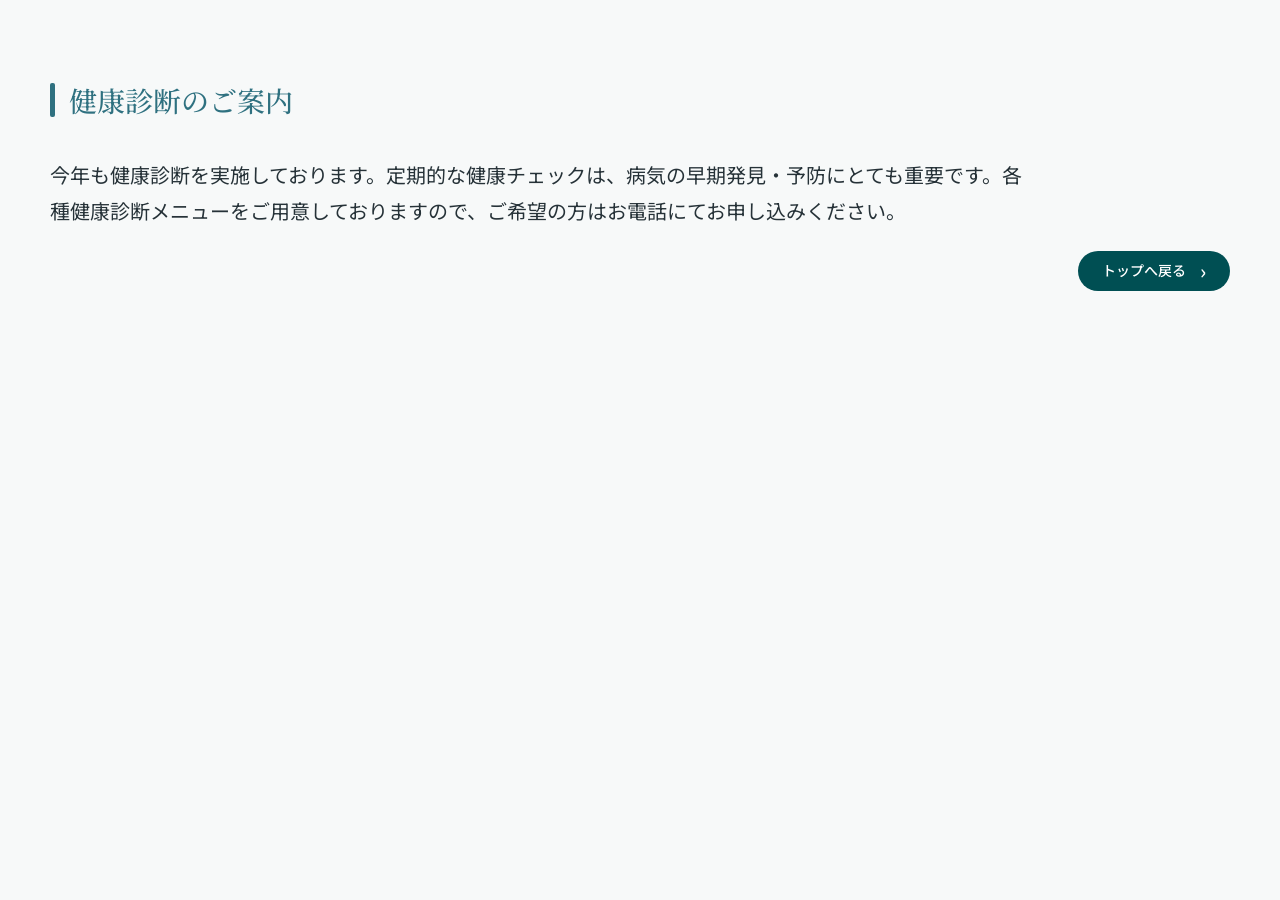
<file: news-checkup.html>
<!DOCTYPE html>
<html lang="ja">
<head>
  <meta charset="UTF-8">
  <meta name="viewport" content="width=device-width, initial-scale=1.0">
  <meta name="robots" content="noindex, nofollow">
  <title>健康診断のご案内 - 佐藤医院</title>
  <link rel="preconnect" href="https://fonts.googleapis.com">
  <link rel="preconnect" href="https://fonts.gstatic.com" crossorigin>
  <link href="https://fonts.googleapis.com/css2?family=Noto+Sans+JP:wght@400;500;600&family=Noto+Serif+JP:wght@400;500;600&display=swap" rel="stylesheet">
  <link rel="stylesheet" href="./css/style.css">
</head>
<body>
  <main class="news-detail-page">
    <section class="section-wide news-detail" aria-labelledby="news-detail-title">
      <div class="section-heading section-heading-left news-detail-title"><span class="heading-bar" aria-hidden="true"></span><h1 id="news-detail-title">健康診断のご案内</h1></div>
      <p class="news-detail-copy">今年も健康診断を実施しております。定期的な健康チェックは、病気の早期発見・予防にとても重要です。各種健康診断メニューをご用意しておりますので、ご希望の方はお電話にてお申し込みください。</p>
      <div class="button-row"><a class="more-button" href="./index.html#top">トップへ戻る <span aria-hidden="true">›</span></a></div>
    </section>
  </main>
</body>
</html>
</file>
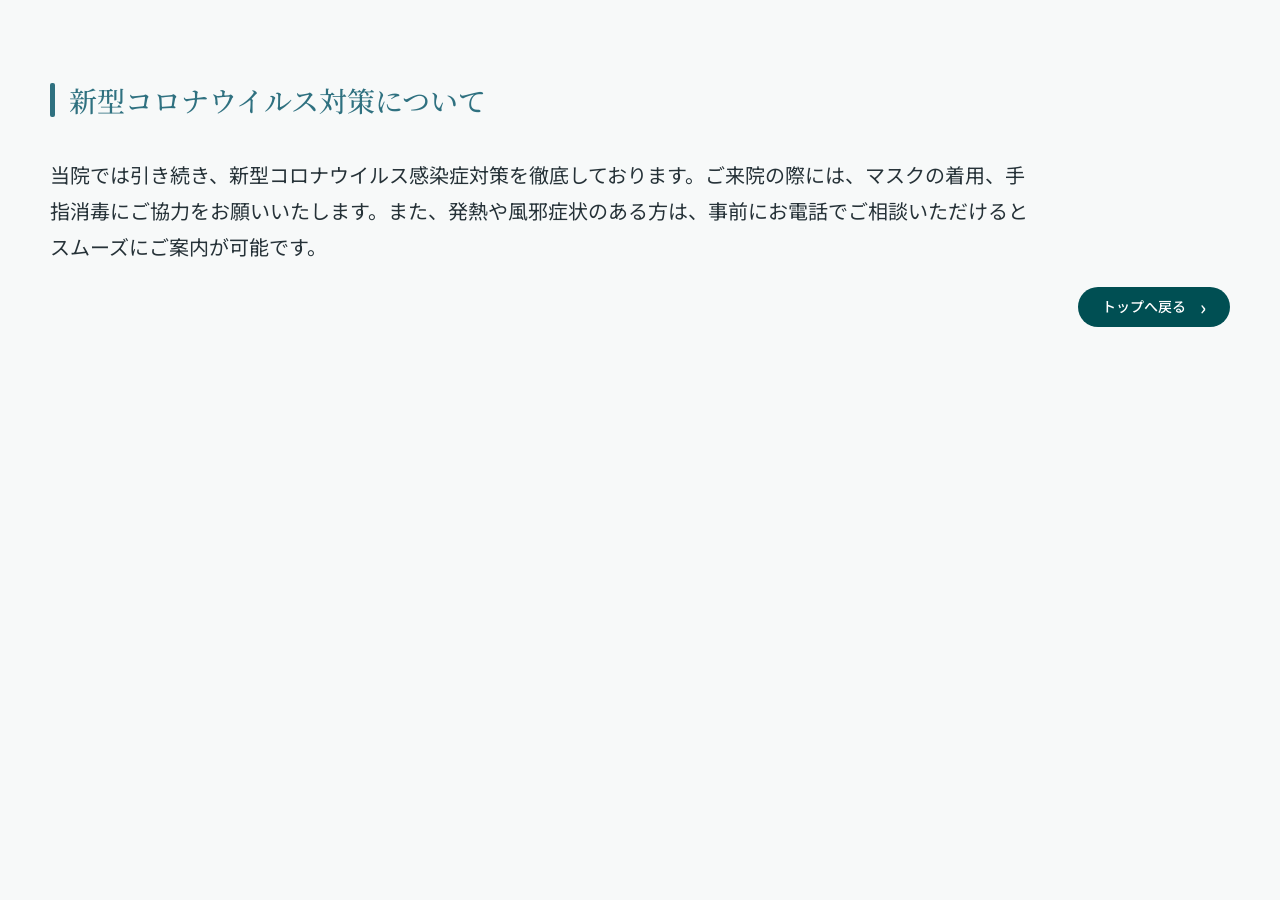
<file: news-covid.html>
<!DOCTYPE html>
<html lang="ja">
<head>
  <meta charset="UTF-8">
  <meta name="viewport" content="width=device-width, initial-scale=1.0">
  <meta name="robots" content="noindex, nofollow">
  <title>新型コロナウイルス対策について - 佐藤医院</title>
  <link rel="preconnect" href="https://fonts.googleapis.com">
  <link rel="preconnect" href="https://fonts.gstatic.com" crossorigin>
  <link href="https://fonts.googleapis.com/css2?family=Noto+Sans+JP:wght@400;500;600&family=Noto+Serif+JP:wght@400;500;600&display=swap" rel="stylesheet">
  <link rel="stylesheet" href="./css/style.css">
</head>
<body>
  <main class="news-detail-page">
    <section class="section-wide news-detail" aria-labelledby="news-detail-title">
      <div class="section-heading section-heading-left news-detail-title"><span class="heading-bar" aria-hidden="true"></span><h1 id="news-detail-title">新型コロナウイルス対策について</h1></div>
      <p class="news-detail-copy">当院では引き続き、新型コロナウイルス感染症対策を徹底しております。ご来院の際には、マスクの着用、手指消毒にご協力をお願いいたします。また、発熱や風邪症状のある方は、事前にお電話でご相談いただけるとスムーズにご案内が可能です。</p>
      <div class="button-row"><a class="more-button" href="./index.html#top">トップへ戻る <span aria-hidden="true">›</span></a></div>
    </section>
  </main>
</body>
</html>
</file>
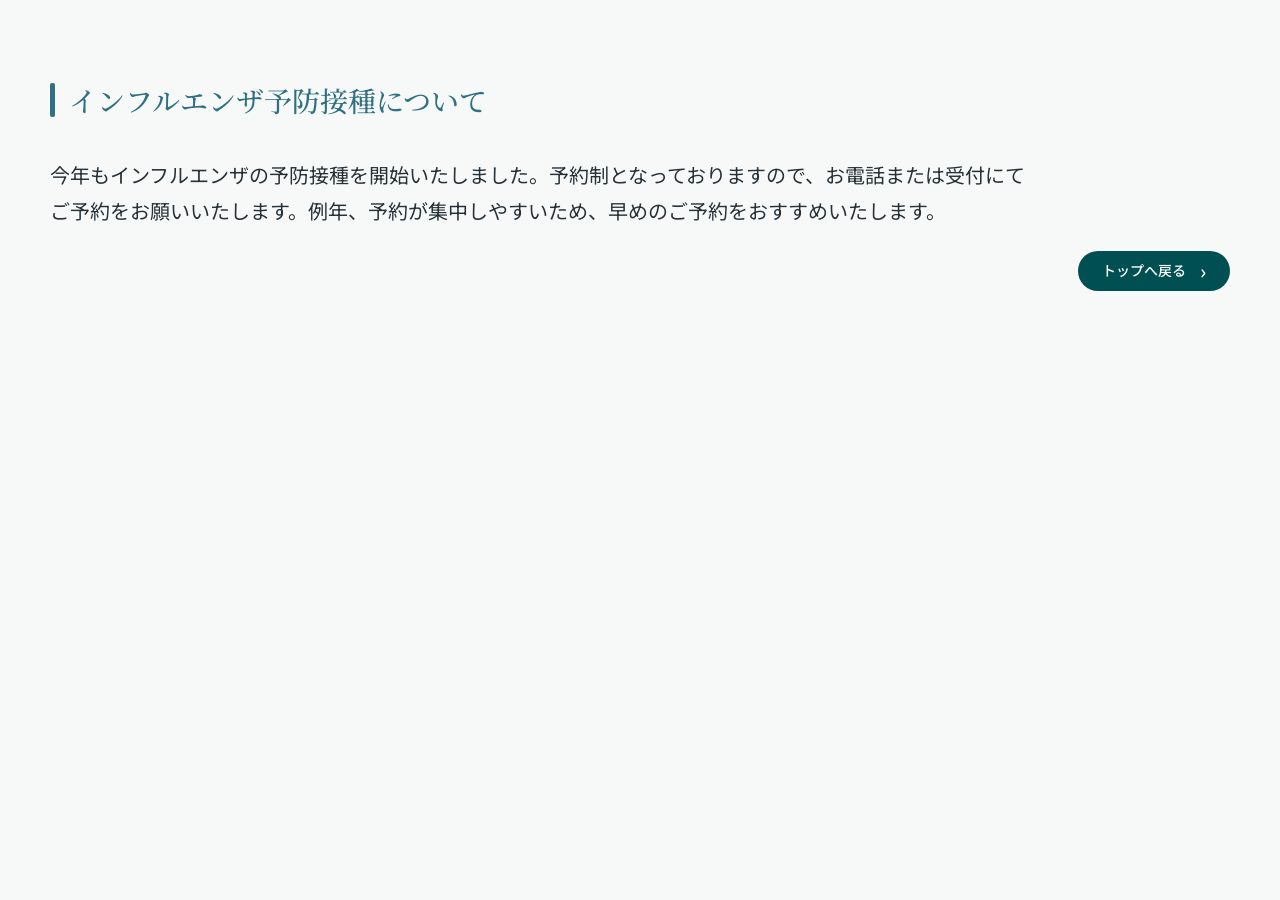
<file: news-influenza.html>
<!DOCTYPE html>
<html lang="ja">
<head>
  <meta charset="UTF-8">
  <meta name="viewport" content="width=device-width, initial-scale=1.0">
  <meta name="robots" content="noindex, nofollow">
  <title>インフルエンザ予防接種について - 佐藤医院</title>
  <link rel="preconnect" href="https://fonts.googleapis.com">
  <link rel="preconnect" href="https://fonts.gstatic.com" crossorigin>
  <link href="https://fonts.googleapis.com/css2?family=Noto+Sans+JP:wght@400;500;600&family=Noto+Serif+JP:wght@400;500;600&display=swap" rel="stylesheet">
  <link rel="stylesheet" href="./css/style.css">
</head>
<body>
  <main class="news-detail-page">
    <section class="section-wide news-detail" aria-labelledby="news-detail-title">
      <div class="section-heading section-heading-left news-detail-title"><span class="heading-bar" aria-hidden="true"></span><h1 id="news-detail-title">インフルエンザ予防接種について</h1></div>
      <p class="news-detail-copy">今年もインフルエンザの予防接種を開始いたしました。予約制となっておりますので、お電話または受付にてご予約をお願いいたします。例年、予約が集中しやすいため、早めのご予約をおすすめいたします。</p>
      <div class="button-row"><a class="more-button" href="./index.html#top">トップへ戻る <span aria-hidden="true">›</span></a></div>
    </section>
  </main>
</body>
</html>
</file>
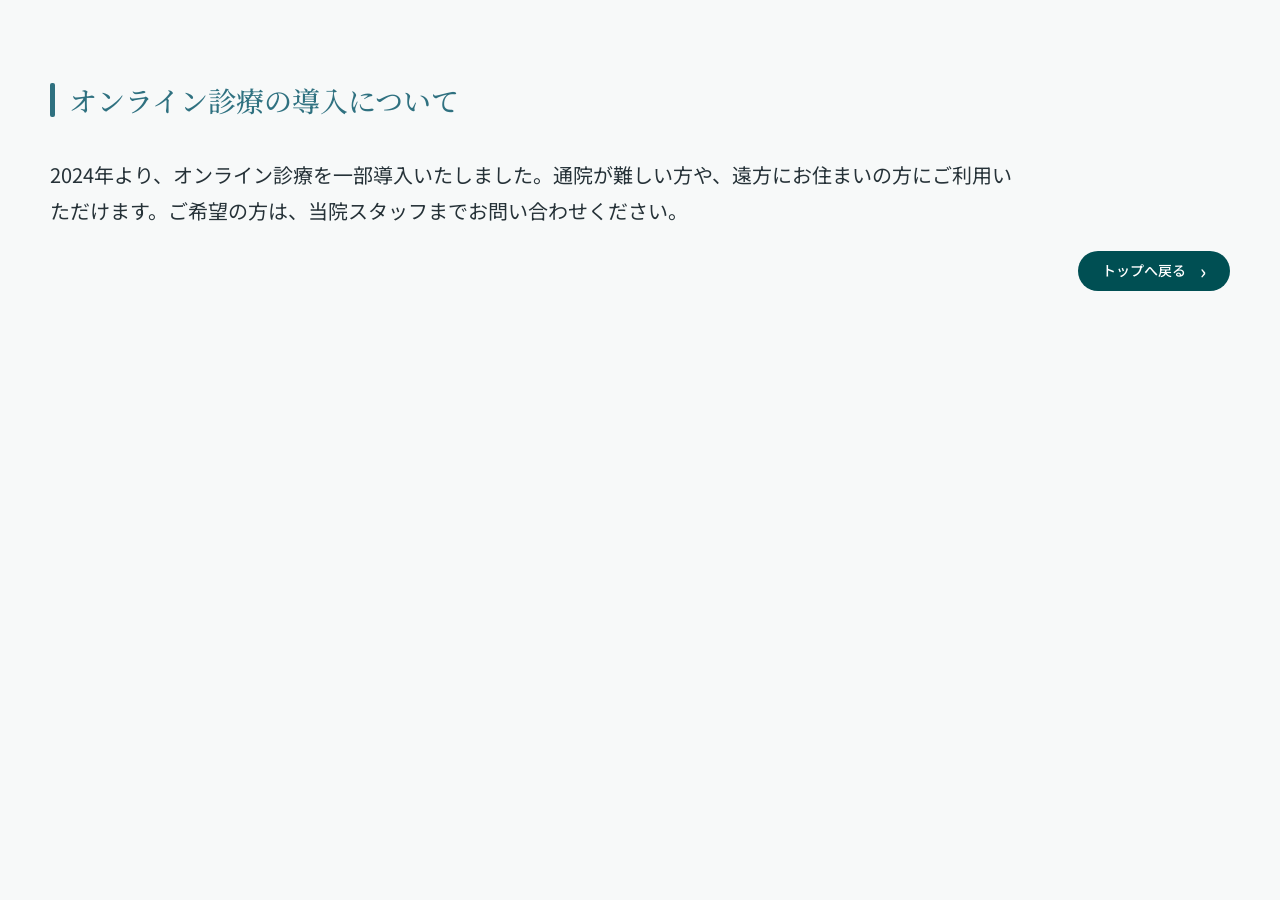
<file: news-online.html>
<!DOCTYPE html>
<html lang="ja">
<head>
  <meta charset="UTF-8">
  <meta name="viewport" content="width=device-width, initial-scale=1.0">
  <meta name="robots" content="noindex, nofollow">
  <title>オンライン診療の導入について - 佐藤医院</title>
  <link rel="preconnect" href="https://fonts.googleapis.com">
  <link rel="preconnect" href="https://fonts.gstatic.com" crossorigin>
  <link href="https://fonts.googleapis.com/css2?family=Noto+Sans+JP:wght@400;500;600&family=Noto+Serif+JP:wght@400;500;600&display=swap" rel="stylesheet">
  <link rel="stylesheet" href="./css/style.css">
</head>
<body>
  <main class="news-detail-page">
    <section class="section-wide news-detail" aria-labelledby="news-detail-title">
      <div class="section-heading section-heading-left news-detail-title"><span class="heading-bar" aria-hidden="true"></span><h1 id="news-detail-title">オンライン診療の導入について</h1></div>
      <p class="news-detail-copy">2024年より、オンライン診療を一部導入いたしました。通院が難しい方や、遠方にお住まいの方にご利用いただけます。ご希望の方は、当院スタッフまでお問い合わせください。</p>
      <div class="button-row"><a class="more-button" href="./index.html#top">トップへ戻る <span aria-hidden="true">›</span></a></div>
    </section>
  </main>
</body>
</html>
</file>
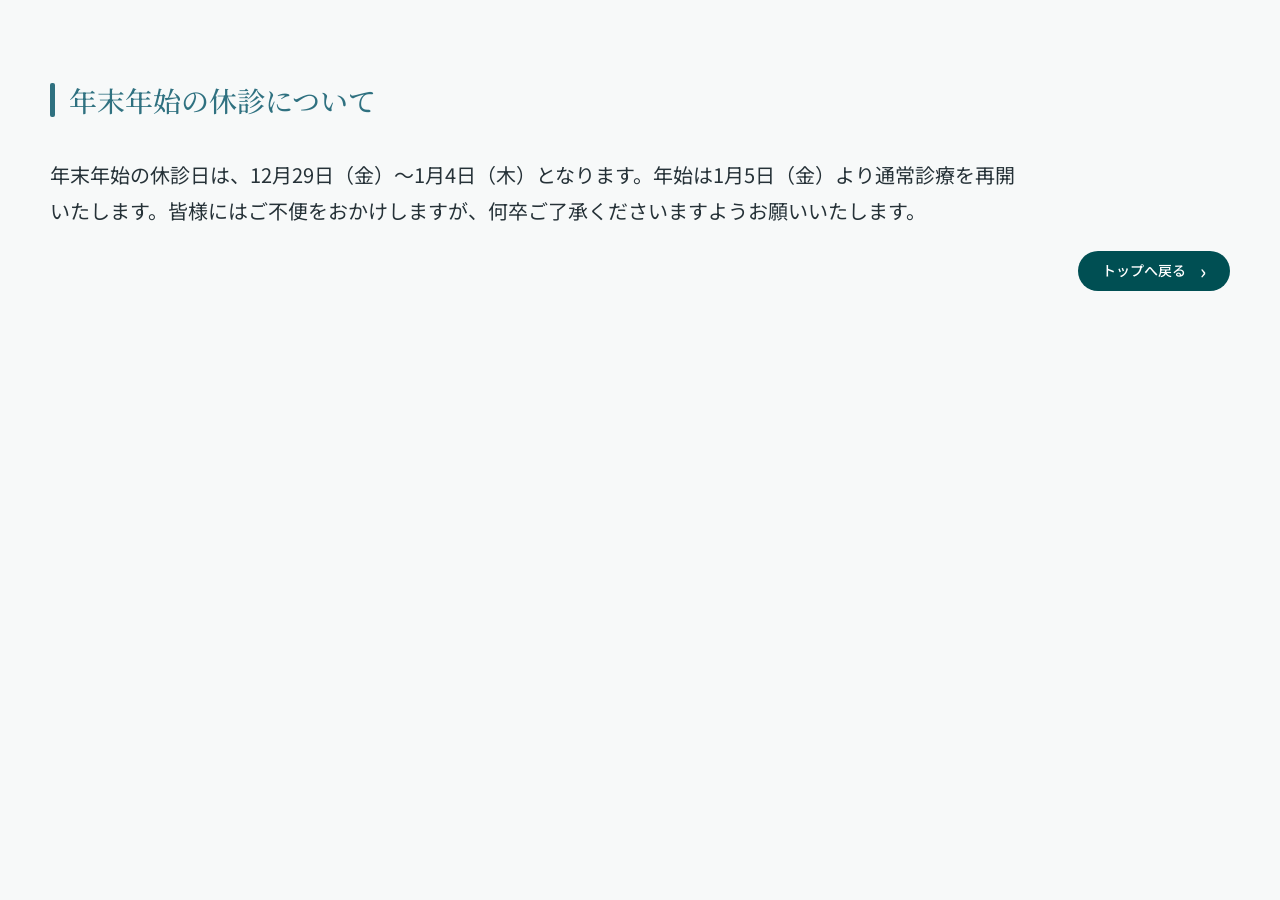
<file: news-year-end.html>
<!DOCTYPE html>
<html lang="ja">
<head>
  <meta charset="UTF-8">
  <meta name="viewport" content="width=device-width, initial-scale=1.0">
  <meta name="robots" content="noindex, nofollow">
  <title>年末年始の休診について - 佐藤医院</title>
  <link rel="preconnect" href="https://fonts.googleapis.com">
  <link rel="preconnect" href="https://fonts.gstatic.com" crossorigin>
  <link href="https://fonts.googleapis.com/css2?family=Noto+Sans+JP:wght@400;500;600&family=Noto+Serif+JP:wght@400;500;600&display=swap" rel="stylesheet">
  <link rel="stylesheet" href="./css/style.css">
</head>
<body>
  <main class="news-detail-page">
    <section class="section-wide news-detail" aria-labelledby="news-detail-title">
      <div class="section-heading section-heading-left news-detail-title"><span class="heading-bar" aria-hidden="true"></span><h1 id="news-detail-title">年末年始の休診について</h1></div>
      <p class="news-detail-copy">年末年始の休診日は、12月29日（金）〜1月4日（木）となります。年始は1月5日（金）より通常診療を再開いたします。皆様にはご不便をおかけしますが、何卒ご了承くださいますようお願いいたします。</p>
      <div class="button-row"><a class="more-button" href="./index.html#top">トップへ戻る <span aria-hidden="true">›</span></a></div>
    </section>
  </main>
</body>
</html>
</file>
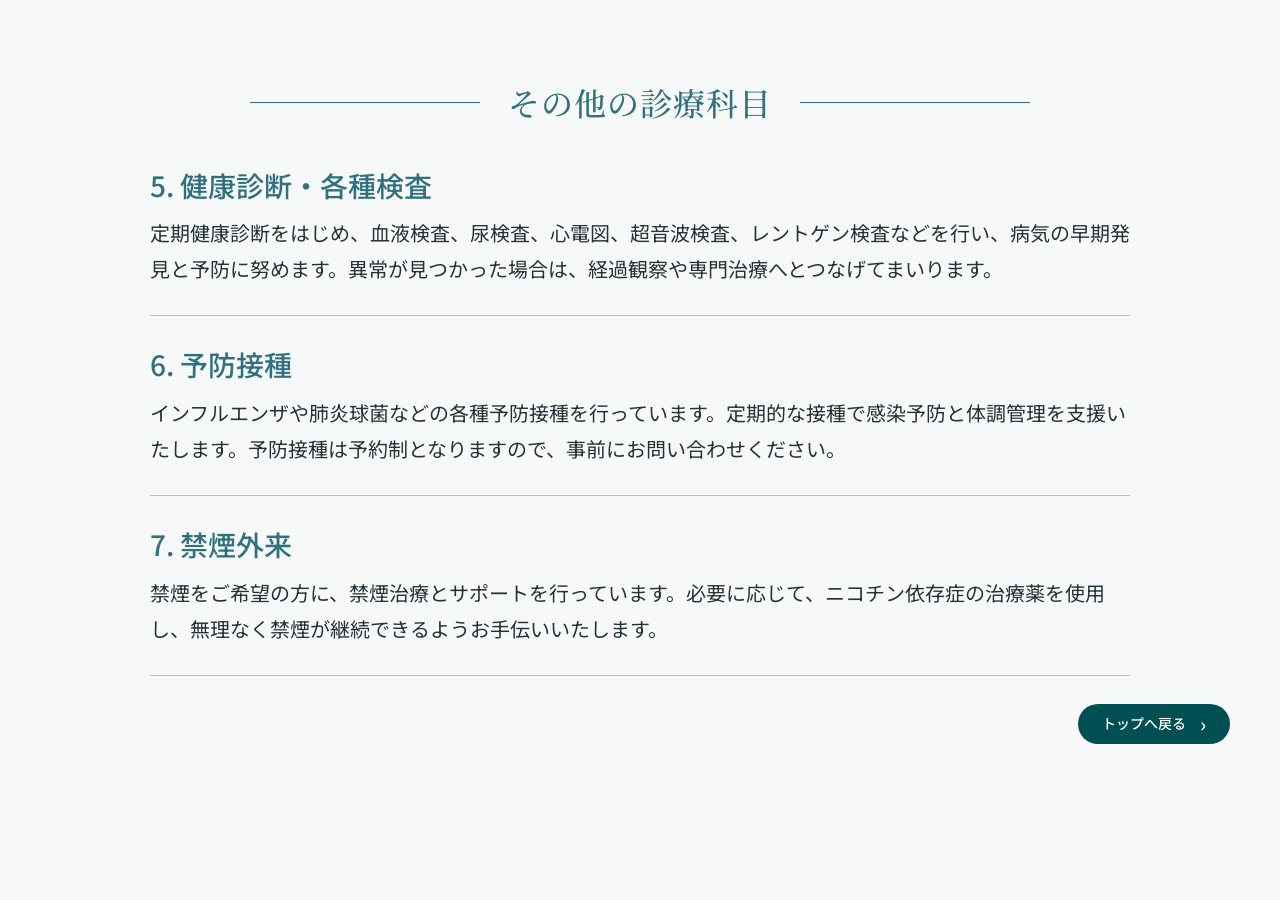
<file: other-services.html>
<!DOCTYPE html>
<html lang="ja">
<head>
  <meta charset="UTF-8">
  <meta name="viewport" content="width=device-width, initial-scale=1.0">
  <meta name="robots" content="noindex, nofollow">
  <title>その他の診療科目 - 佐藤医院</title>
  <link rel="preconnect" href="https://fonts.googleapis.com">
  <link rel="preconnect" href="https://fonts.gstatic.com" crossorigin>
  <link href="https://fonts.googleapis.com/css2?family=Noto+Sans+JP:wght@400;500;600&family=Noto+Serif+JP:wght@400;500;600&display=swap" rel="stylesheet">
  <link rel="stylesheet" href="./css/style.css">
</head>
<body>
  <main class="additional-services-page">
    <section class="additional-services section-wide" aria-labelledby="additional-services-title">
      <div class="section-heading section-heading-center">
        <span></span><h1 id="additional-services-title">その他の診療科目</h1><span></span>
      </div>
      <div class="additional-service-list">
        <article>
          <h2>5. 健康診断・各種検査</h2>
          <p>定期健康診断をはじめ、血液検査、尿検査、心電図、超音波検査、レントゲン検査などを行い、病気の早期発見と予防に努めます。異常が見つかった場合は、経過観察や専門治療へとつなげてまいります。</p>
        </article>
        <article>
          <h2>6. 予防接種</h2>
          <p>インフルエンザや肺炎球菌などの各種予防接種を行っています。定期的な接種で感染予防と体調管理を支援いたします。予防接種は予約制となりますので、事前にお問い合わせください。</p>
        </article>
        <article>
          <h2>7. 禁煙外来</h2>
          <p>禁煙をご希望の方に、禁煙治療とサポートを行っています。必要に応じて、ニコチン依存症の治療薬を使用し、無理なく禁煙が継続できるようお手伝いいたします。</p>
        </article>
      </div>
      <div class="button-row"><a class="more-button" href="./index.html#top">トップへ戻る <span aria-hidden="true">›</span></a></div>
    </section>
  </main>
</body>
</html>
</file>
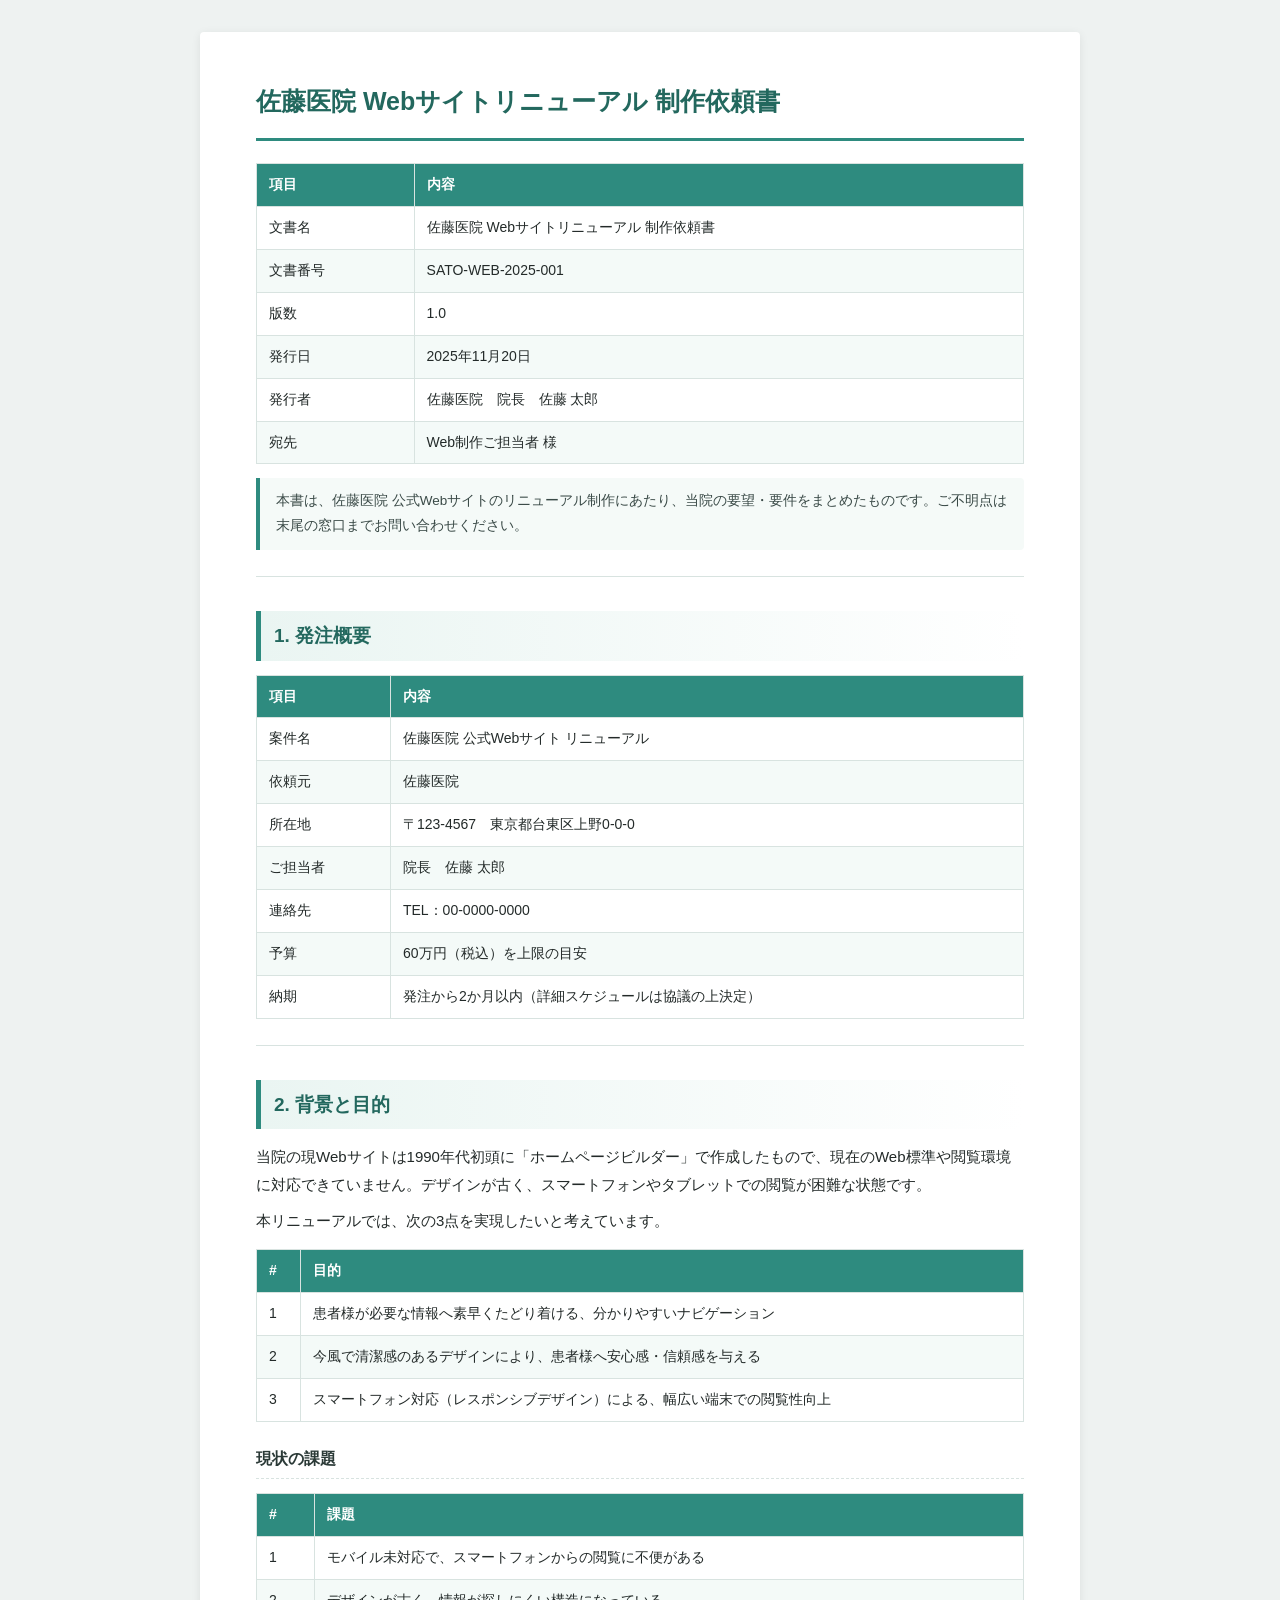
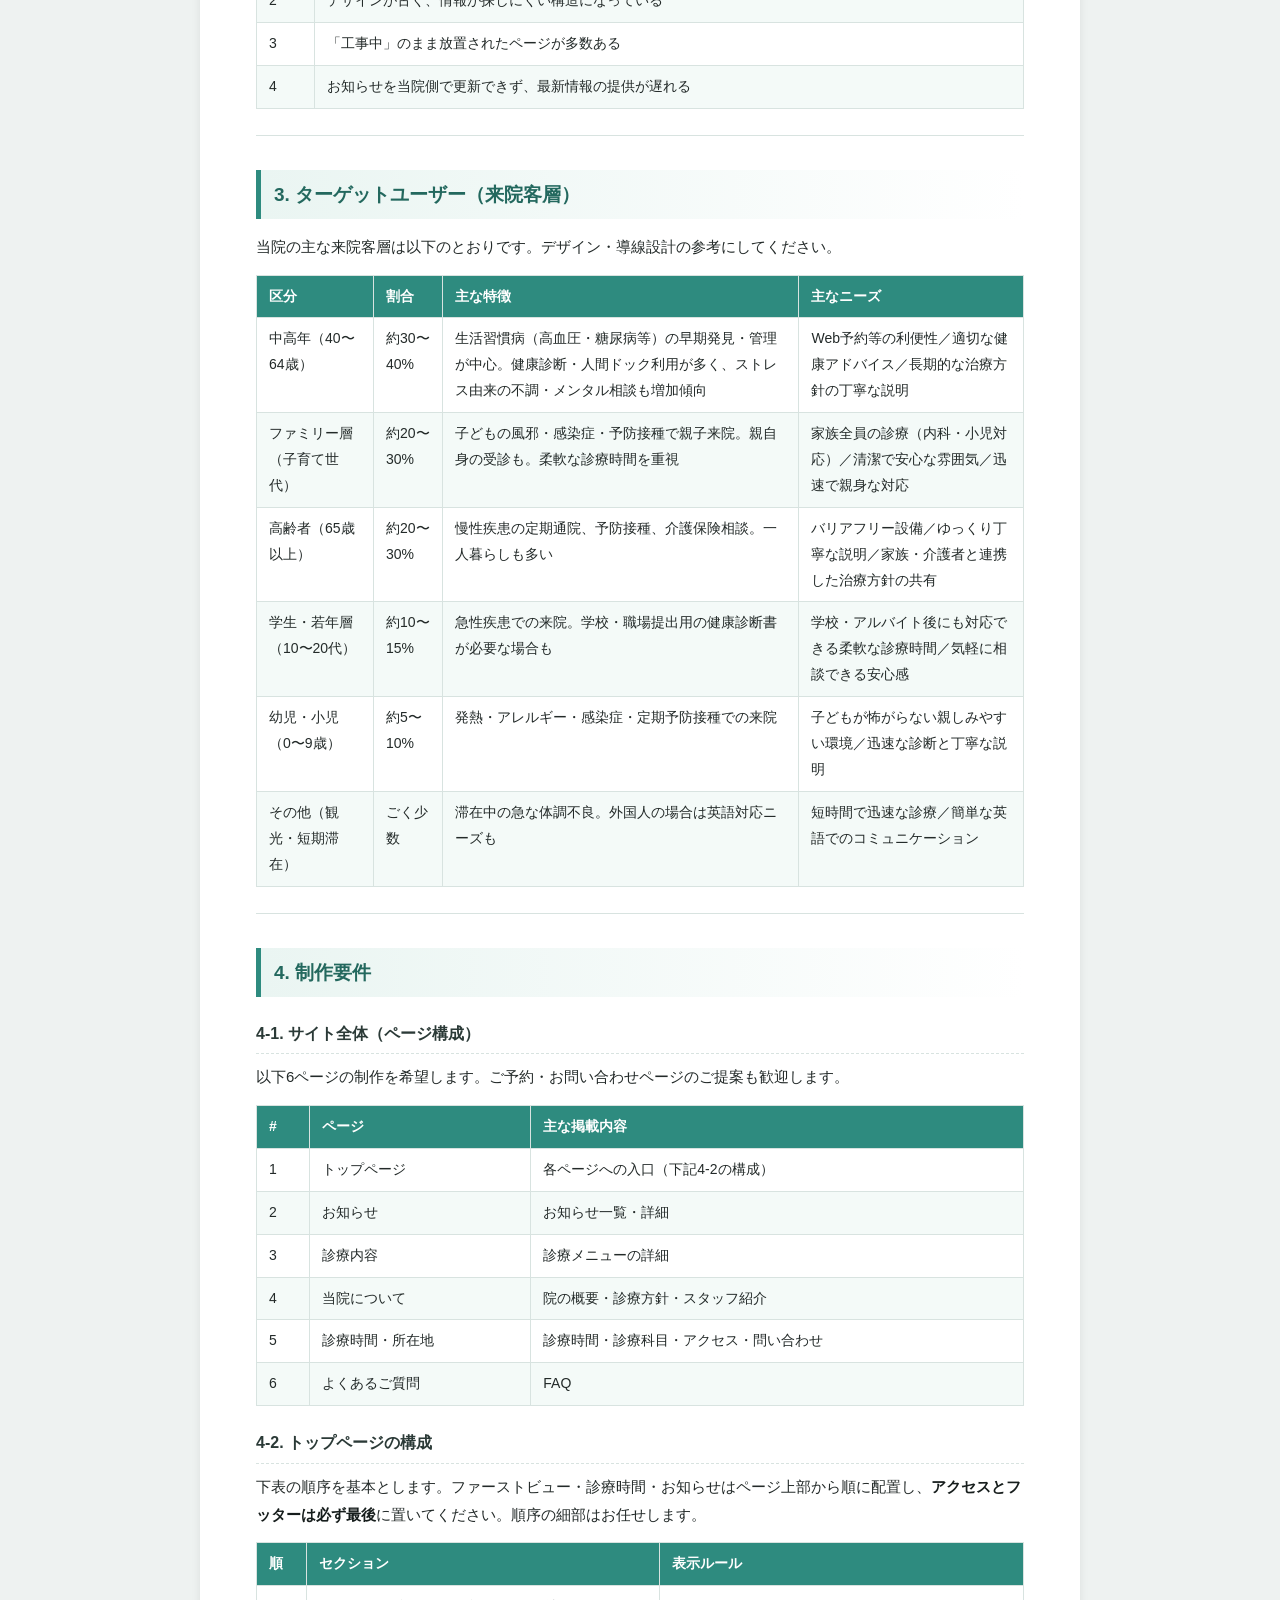
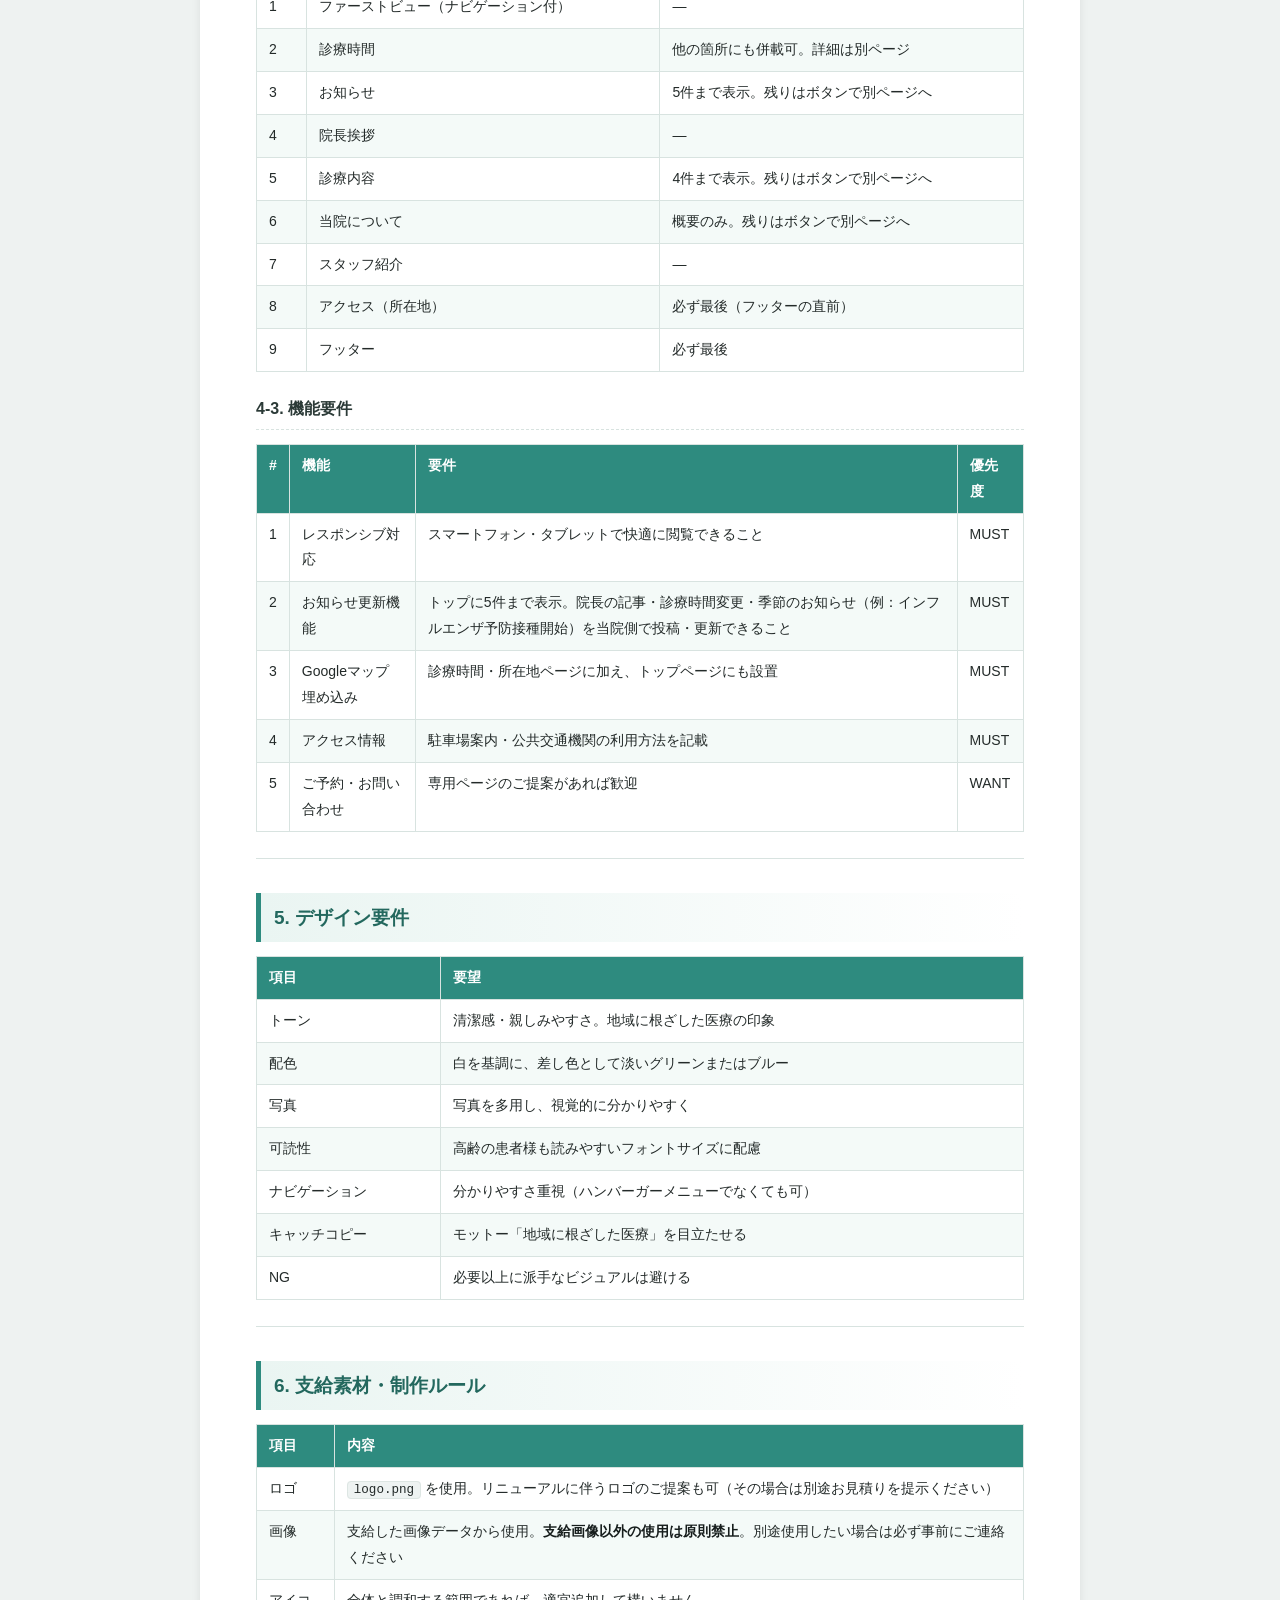
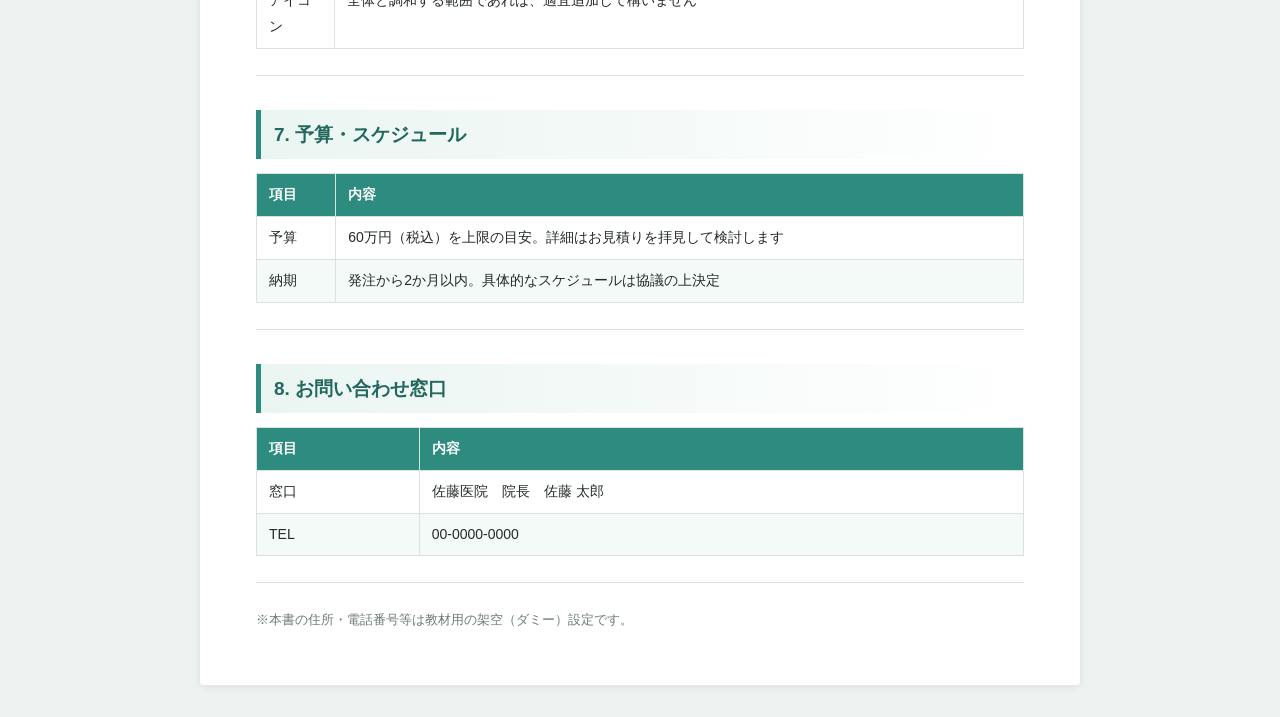
<file: docs/制作依頼書.html>
<!doctype html><html lang="ja"><head><meta charset="utf-8"><meta name="viewport" content="width=device-width, initial-scale=1"><title>佐藤医院 Webサイトリニューアル 制作依頼書</title><style>
:root{--accent:#2E8B7F;--accent-dark:#23685E;--line:#d8e3e0;--muted:#6B7B77;}
*{box-sizing:border-box;}
body{margin:0;background:#eef2f1;color:#232A29;line-height:1.85;font-size:15px;
 font-family:"Yu Gothic",YuGothic,"Hiragino Kaku Gothic ProN","Noto Sans JP","Meiryo",sans-serif;}
.page{max-width:880px;margin:32px auto;background:#fff;padding:46px 56px;
 box-shadow:0 2px 10px rgba(0,0,0,.08);border-radius:4px;}
h1{font-size:25px;color:var(--accent-dark);margin:0 0 22px;padding-bottom:14px;border-bottom:3px solid var(--accent);}
h2{font-size:19px;color:var(--accent-dark);margin:34px 0 14px;padding:7px 0 7px 13px;
 border-left:5px solid var(--accent);background:linear-gradient(90deg,#eaf5f2,rgba(255,255,255,0));}
h3{font-size:16px;color:#2b3a37;margin:22px 0 9px;padding-bottom:5px;border-bottom:1px dashed var(--line);}
p{margin:9px 0;}
strong{color:#161d1c;}
code{background:#eef3f2;border:1px solid #dde6e3;border-radius:4px;padding:1px 6px;
 font-family:Consolas,"Courier New",monospace;font-size:.9em;}
table{width:100%;border-collapse:collapse;margin:14px 0;font-size:14px;}
th,td{border:1px solid var(--line);padding:8px 12px;text-align:left;vertical-align:top;}
th{background:var(--accent);color:#fff;font-weight:600;}
tbody tr:nth-child(even){background:#f4faf8;}
ul{margin:9px 0;padding-left:1.4em;}
li{margin:4px 0;}
blockquote{margin:14px 0;padding:11px 16px;background:#f5faf8;border-left:4px solid var(--accent);
 color:#3a4a47;font-size:13.5px;border-radius:0 4px 4px 0;}
.small{color:var(--muted);font-size:12.5px;margin:6px 0;}
.right{text-align:right;}
hr{border:0;border-top:1px solid var(--line);margin:26px 0;}
@media print{body{background:#fff;}.page{box-shadow:none;margin:0;max-width:none;padding:0;border-radius:0;}}
@media (max-width:620px){.page{padding:24px 18px;}table{font-size:13px;}th,td{padding:6px 8px;}}
</style></head><body><main class="page"><h1>佐藤医院 Webサイトリニューアル 制作依頼書</h1>
<table><thead><tr><th>項目</th><th>内容</th></tr></thead><tbody><tr><td>文書名</td><td>佐藤医院 Webサイトリニューアル 制作依頼書</td></tr><tr><td>文書番号</td><td>SATO-WEB-2025-001</td></tr><tr><td>版数</td><td>1.0</td></tr><tr><td>発行日</td><td>2025年11月20日</td></tr><tr><td>発行者</td><td>佐藤医院　院長　佐藤 太郎</td></tr><tr><td>宛先</td><td>Web制作ご担当者 様</td></tr></tbody></table>
<blockquote>本書は、佐藤医院 公式Webサイトのリニューアル制作にあたり、当院の要望・要件をまとめたものです。ご不明点は末尾の窓口までお問い合わせください。</blockquote>
<hr>
<h2>1. 発注概要</h2>
<table><thead><tr><th>項目</th><th>内容</th></tr></thead><tbody><tr><td>案件名</td><td>佐藤医院 公式Webサイト リニューアル</td></tr><tr><td>依頼元</td><td>佐藤医院</td></tr><tr><td>所在地</td><td>〒123-4567　東京都台東区上野0-0-0</td></tr><tr><td>ご担当者</td><td>院長　佐藤 太郎</td></tr><tr><td>連絡先</td><td>TEL：00-0000-0000</td></tr><tr><td>予算</td><td>60万円（税込）を上限の目安</td></tr><tr><td>納期</td><td>発注から2か月以内（詳細スケジュールは協議の上決定）</td></tr></tbody></table>
<hr>
<h2>2. 背景と目的</h2>
<p>当院の現Webサイトは1990年代初頭に「ホームページビルダー」で作成したもので、現在のWeb標準や閲覧環境に対応できていません。デザインが古く、スマートフォンやタブレットでの閲覧が困難な状態です。</p>
<p>本リニューアルでは、次の3点を実現したいと考えています。</p>
<table><thead><tr><th>#</th><th>目的</th></tr></thead><tbody><tr><td>1</td><td>患者様が必要な情報へ素早くたどり着ける、分かりやすいナビゲーション</td></tr><tr><td>2</td><td>今風で清潔感のあるデザインにより、患者様へ安心感・信頼感を与える</td></tr><tr><td>3</td><td>スマートフォン対応（レスポンシブデザイン）による、幅広い端末での閲覧性向上</td></tr></tbody></table>
<h3>現状の課題</h3>
<table><thead><tr><th>#</th><th>課題</th></tr></thead><tbody><tr><td>1</td><td>モバイル未対応で、スマートフォンからの閲覧に不便がある</td></tr><tr><td>2</td><td>デザインが古く、情報が探しにくい構造になっている</td></tr><tr><td>3</td><td>「工事中」のまま放置されたページが多数ある</td></tr><tr><td>4</td><td>お知らせを当院側で更新できず、最新情報の提供が遅れる</td></tr></tbody></table>
<hr>
<h2>3. ターゲットユーザー（来院客層）</h2>
<p>当院の主な来院客層は以下のとおりです。デザイン・導線設計の参考にしてください。</p>
<table><thead><tr><th>区分</th><th>割合</th><th>主な特徴</th><th>主なニーズ</th></tr></thead><tbody><tr><td>中高年（40〜64歳）</td><td>約30〜40%</td><td>生活習慣病（高血圧・糖尿病等）の早期発見・管理が中心。健康診断・人間ドック利用が多く、ストレス由来の不調・メンタル相談も増加傾向</td><td>Web予約等の利便性／適切な健康アドバイス／長期的な治療方針の丁寧な説明</td></tr><tr><td>ファミリー層（子育て世代）</td><td>約20〜30%</td><td>子どもの風邪・感染症・予防接種で親子来院。親自身の受診も。柔軟な診療時間を重視</td><td>家族全員の診療（内科・小児対応）／清潔で安心な雰囲気／迅速で親身な対応</td></tr><tr><td>高齢者（65歳以上）</td><td>約20〜30%</td><td>慢性疾患の定期通院、予防接種、介護保険相談。一人暮らしも多い</td><td>バリアフリー設備／ゆっくり丁寧な説明／家族・介護者と連携した治療方針の共有</td></tr><tr><td>学生・若年層（10〜20代）</td><td>約10〜15%</td><td>急性疾患での来院。学校・職場提出用の健康診断書が必要な場合も</td><td>学校・アルバイト後にも対応できる柔軟な診療時間／気軽に相談できる安心感</td></tr><tr><td>幼児・小児（0〜9歳）</td><td>約5〜10%</td><td>発熱・アレルギー・感染症・定期予防接種での来院</td><td>子どもが怖がらない親しみやすい環境／迅速な診断と丁寧な説明</td></tr><tr><td>その他（観光・短期滞在）</td><td>ごく少数</td><td>滞在中の急な体調不良。外国人の場合は英語対応ニーズも</td><td>短時間で迅速な診療／簡単な英語でのコミュニケーション</td></tr></tbody></table>
<hr>
<h2>4. 制作要件</h2>
<h3>4-1. サイト全体（ページ構成）</h3>
<p>以下6ページの制作を希望します。ご予約・お問い合わせページのご提案も歓迎します。</p>
<table><thead><tr><th>#</th><th>ページ</th><th>主な掲載内容</th></tr></thead><tbody><tr><td>1</td><td>トップページ</td><td>各ページへの入口（下記4-2の構成）</td></tr><tr><td>2</td><td>お知らせ</td><td>お知らせ一覧・詳細</td></tr><tr><td>3</td><td>診療内容</td><td>診療メニューの詳細</td></tr><tr><td>4</td><td>当院について</td><td>院の概要・診療方針・スタッフ紹介</td></tr><tr><td>5</td><td>診療時間・所在地</td><td>診療時間・診療科目・アクセス・問い合わせ</td></tr><tr><td>6</td><td>よくあるご質問</td><td>FAQ</td></tr></tbody></table>
<h3>4-2. トップページの構成</h3>
<p>下表の順序を基本とします。ファーストビュー・診療時間・お知らせはページ上部から順に配置し、<strong>アクセスとフッターは必ず最後</strong>に置いてください。順序の細部はお任せします。</p>
<table><thead><tr><th>順</th><th>セクション</th><th>表示ルール</th></tr></thead><tbody><tr><td>1</td><td>ファーストビュー（ナビゲーション付）</td><td>—</td></tr><tr><td>2</td><td>診療時間</td><td>他の箇所にも併載可。詳細は別ページ</td></tr><tr><td>3</td><td>お知らせ</td><td>5件まで表示。残りはボタンで別ページへ</td></tr><tr><td>4</td><td>院長挨拶</td><td>—</td></tr><tr><td>5</td><td>診療内容</td><td>4件まで表示。残りはボタンで別ページへ</td></tr><tr><td>6</td><td>当院について</td><td>概要のみ。残りはボタンで別ページへ</td></tr><tr><td>7</td><td>スタッフ紹介</td><td>—</td></tr><tr><td>8</td><td>アクセス（所在地）</td><td>必ず最後（フッターの直前）</td></tr><tr><td>9</td><td>フッター</td><td>必ず最後</td></tr></tbody></table>
<h3>4-3. 機能要件</h3>
<table><thead><tr><th>#</th><th>機能</th><th>要件</th><th>優先度</th></tr></thead><tbody><tr><td>1</td><td>レスポンシブ対応</td><td>スマートフォン・タブレットで快適に閲覧できること</td><td>MUST</td></tr><tr><td>2</td><td>お知らせ更新機能</td><td>トップに5件まで表示。院長の記事・診療時間変更・季節のお知らせ（例：インフルエンザ予防接種開始）を当院側で投稿・更新できること</td><td>MUST</td></tr><tr><td>3</td><td>Googleマップ埋め込み</td><td>診療時間・所在地ページに加え、トップページにも設置</td><td>MUST</td></tr><tr><td>4</td><td>アクセス情報</td><td>駐車場案内・公共交通機関の利用方法を記載</td><td>MUST</td></tr><tr><td>5</td><td>ご予約・お問い合わせ</td><td>専用ページのご提案があれば歓迎</td><td>WANT</td></tr></tbody></table>
<hr>
<h2>5. デザイン要件</h2>
<table><thead><tr><th>項目</th><th>要望</th></tr></thead><tbody><tr><td>トーン</td><td>清潔感・親しみやすさ。地域に根ざした医療の印象</td></tr><tr><td>配色</td><td>白を基調に、差し色として淡いグリーンまたはブルー</td></tr><tr><td>写真</td><td>写真を多用し、視覚的に分かりやすく</td></tr><tr><td>可読性</td><td>高齢の患者様も読みやすいフォントサイズに配慮</td></tr><tr><td>ナビゲーション</td><td>分かりやすさ重視（ハンバーガーメニューでなくても可）</td></tr><tr><td>キャッチコピー</td><td>モットー「地域に根ざした医療」を目立たせる</td></tr><tr><td>NG</td><td>必要以上に派手なビジュアルは避ける</td></tr></tbody></table>
<hr>
<h2>6. 支給素材・制作ルール</h2>
<table><thead><tr><th>項目</th><th>内容</th></tr></thead><tbody><tr><td>ロゴ</td><td><code>logo.png</code> を使用。リニューアルに伴うロゴのご提案も可（その場合は別途お見積りを提示ください）</td></tr><tr><td>画像</td><td>支給した画像データから使用。<strong>支給画像以外の使用は原則禁止</strong>。別途使用したい場合は必ず事前にご連絡ください</td></tr><tr><td>アイコン</td><td>全体と調和する範囲であれば、適宜追加して構いません</td></tr></tbody></table>
<hr>
<h2>7. 予算・スケジュール</h2>
<table><thead><tr><th>項目</th><th>内容</th></tr></thead><tbody><tr><td>予算</td><td>60万円（税込）を上限の目安。詳細はお見積りを拝見して検討します</td></tr><tr><td>納期</td><td>発注から2か月以内。具体的なスケジュールは協議の上決定</td></tr></tbody></table>
<hr>
<h2>8. お問い合わせ窓口</h2>
<table><thead><tr><th>項目</th><th>内容</th></tr></thead><tbody><tr><td>窓口</td><td>佐藤医院　院長　佐藤 太郎</td></tr><tr><td>TEL</td><td>00-0000-0000</td></tr></tbody></table>
<hr>
<p class="small">※本書の住所・電話番号等は教材用の架空（ダミー）設定です。</p></main></body></html>
</file>
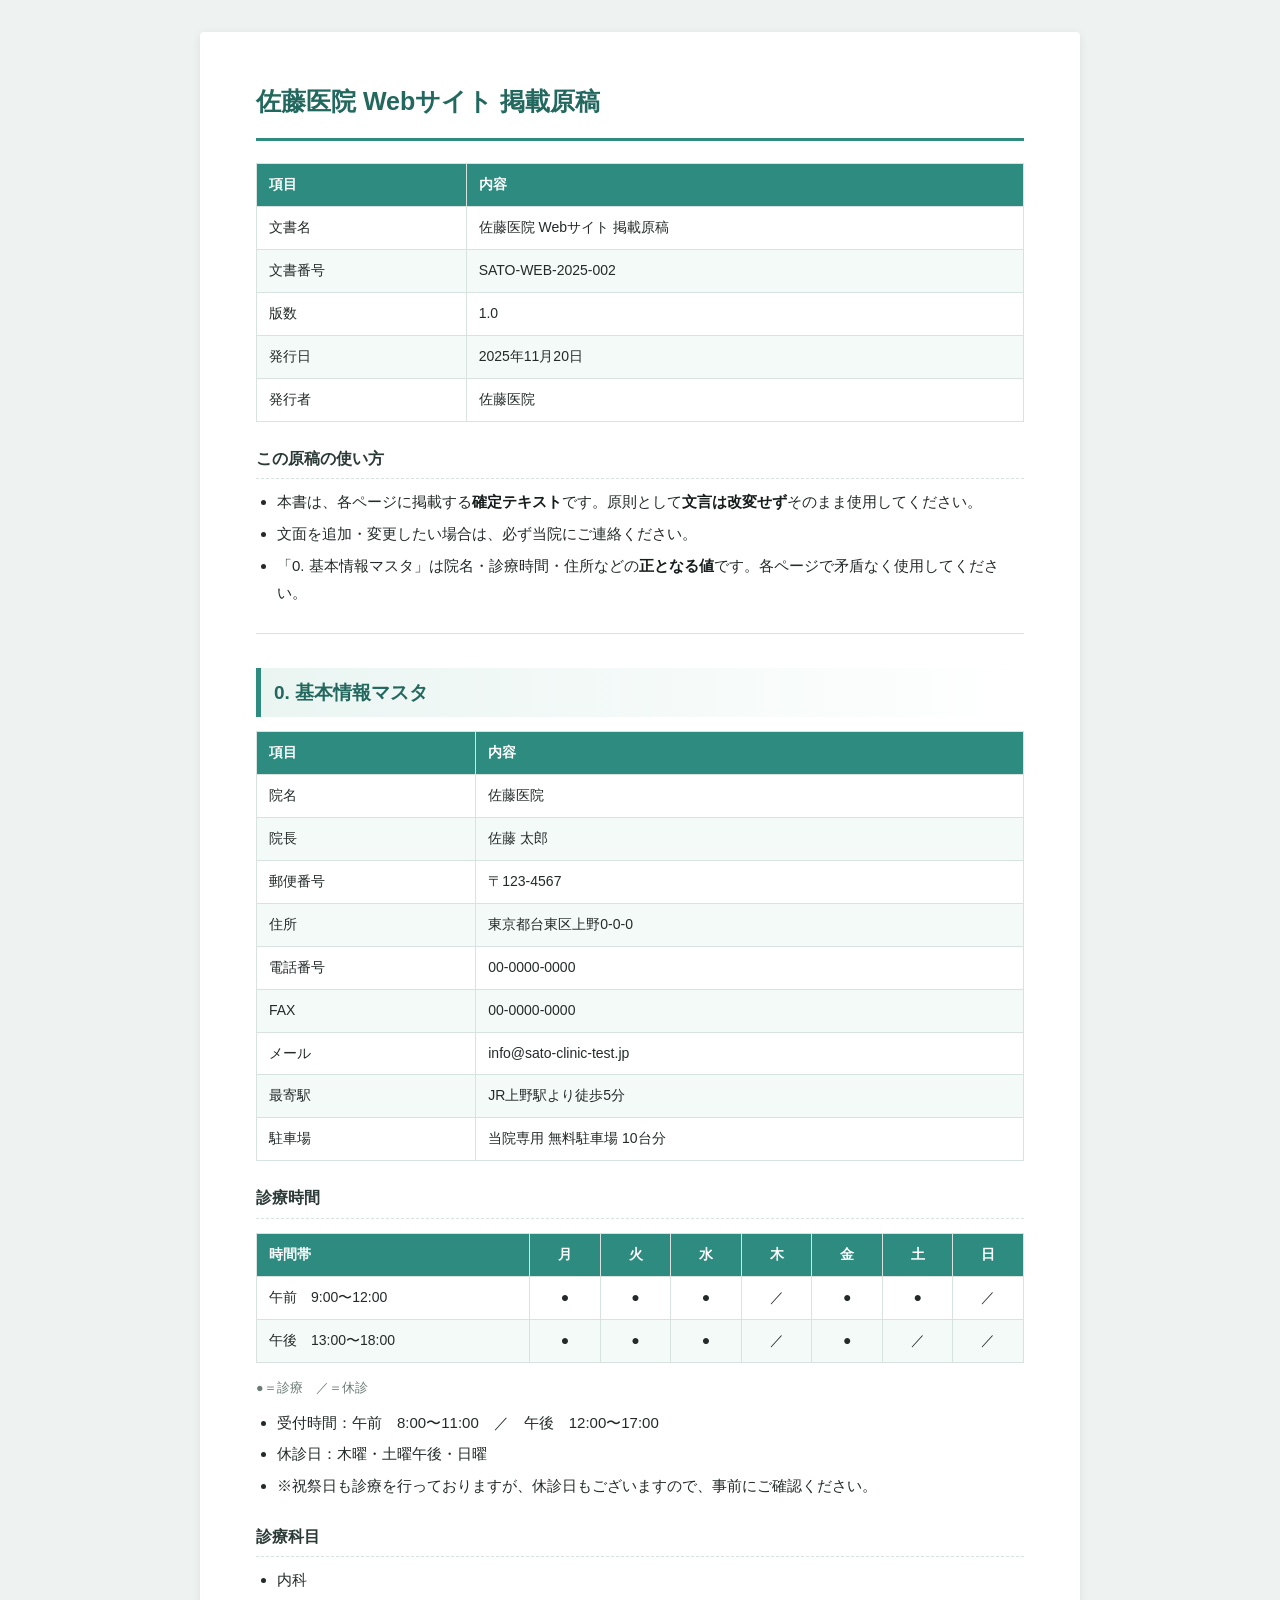
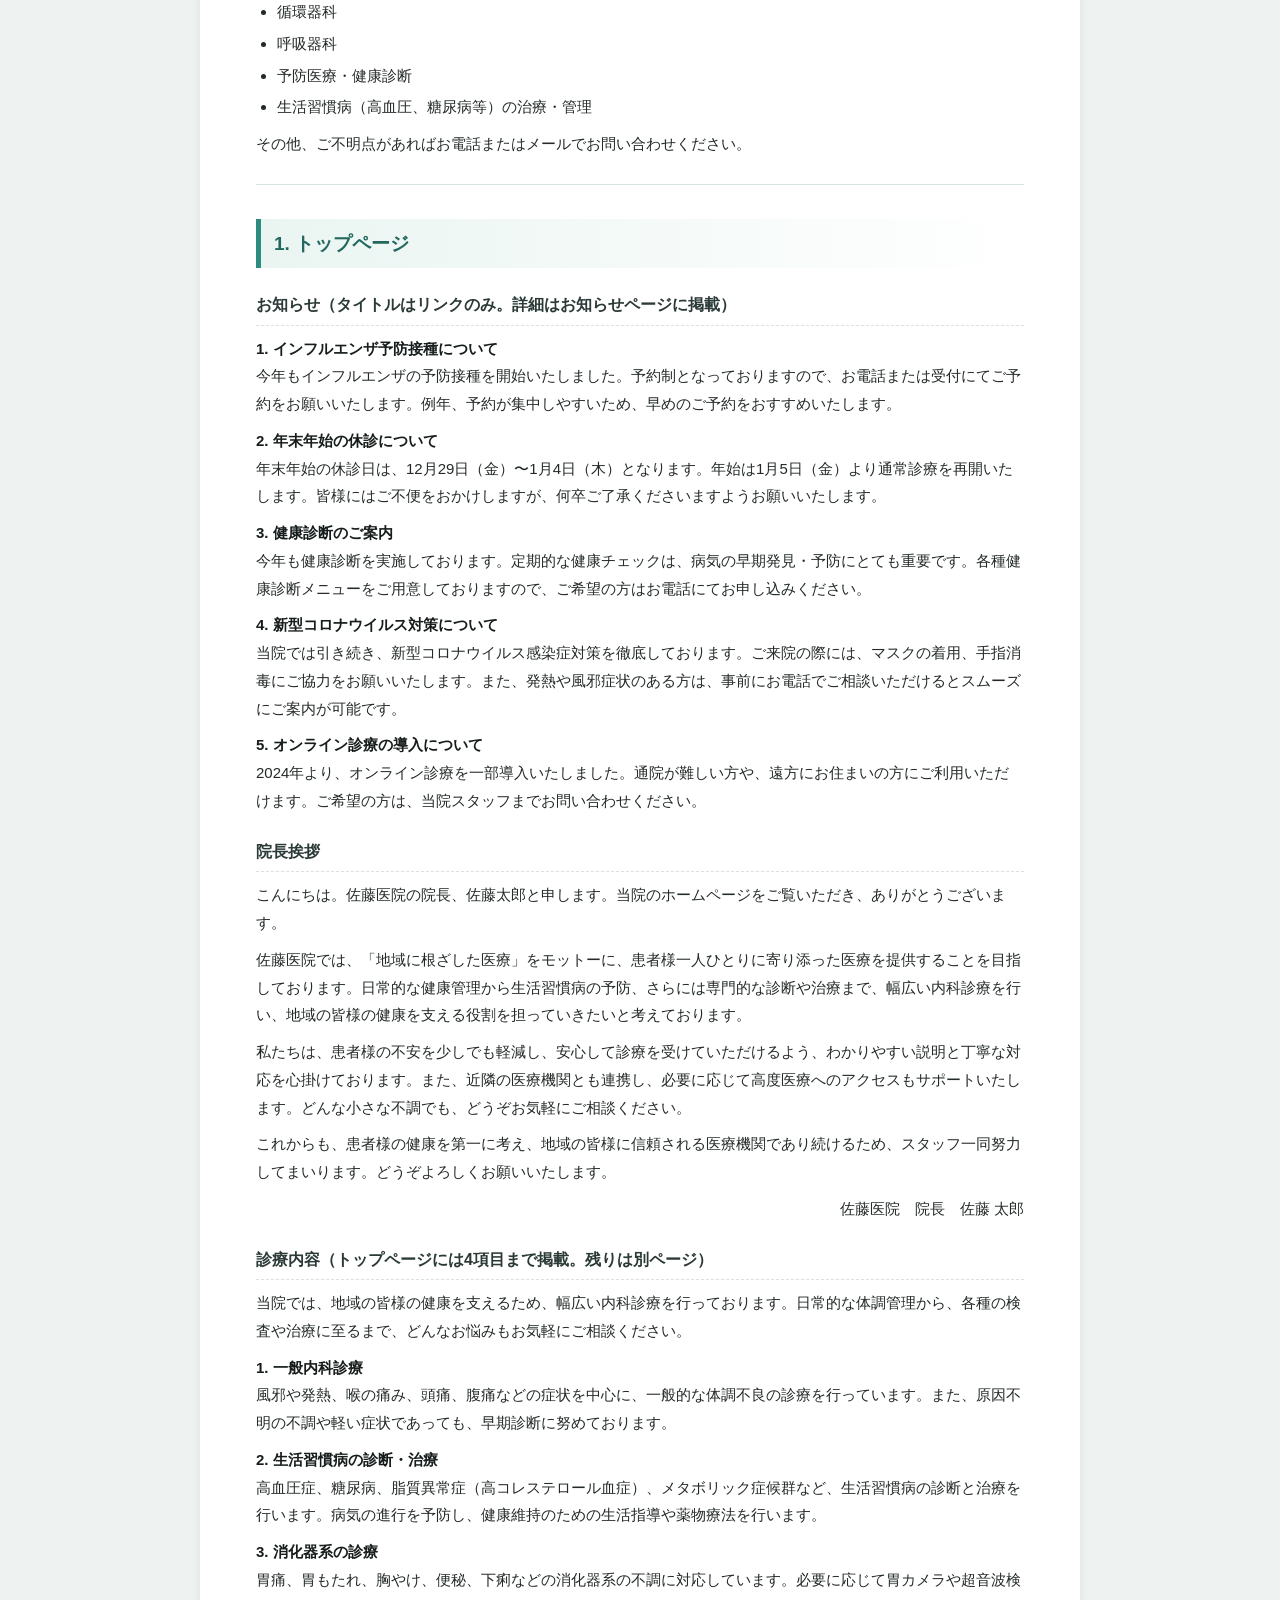
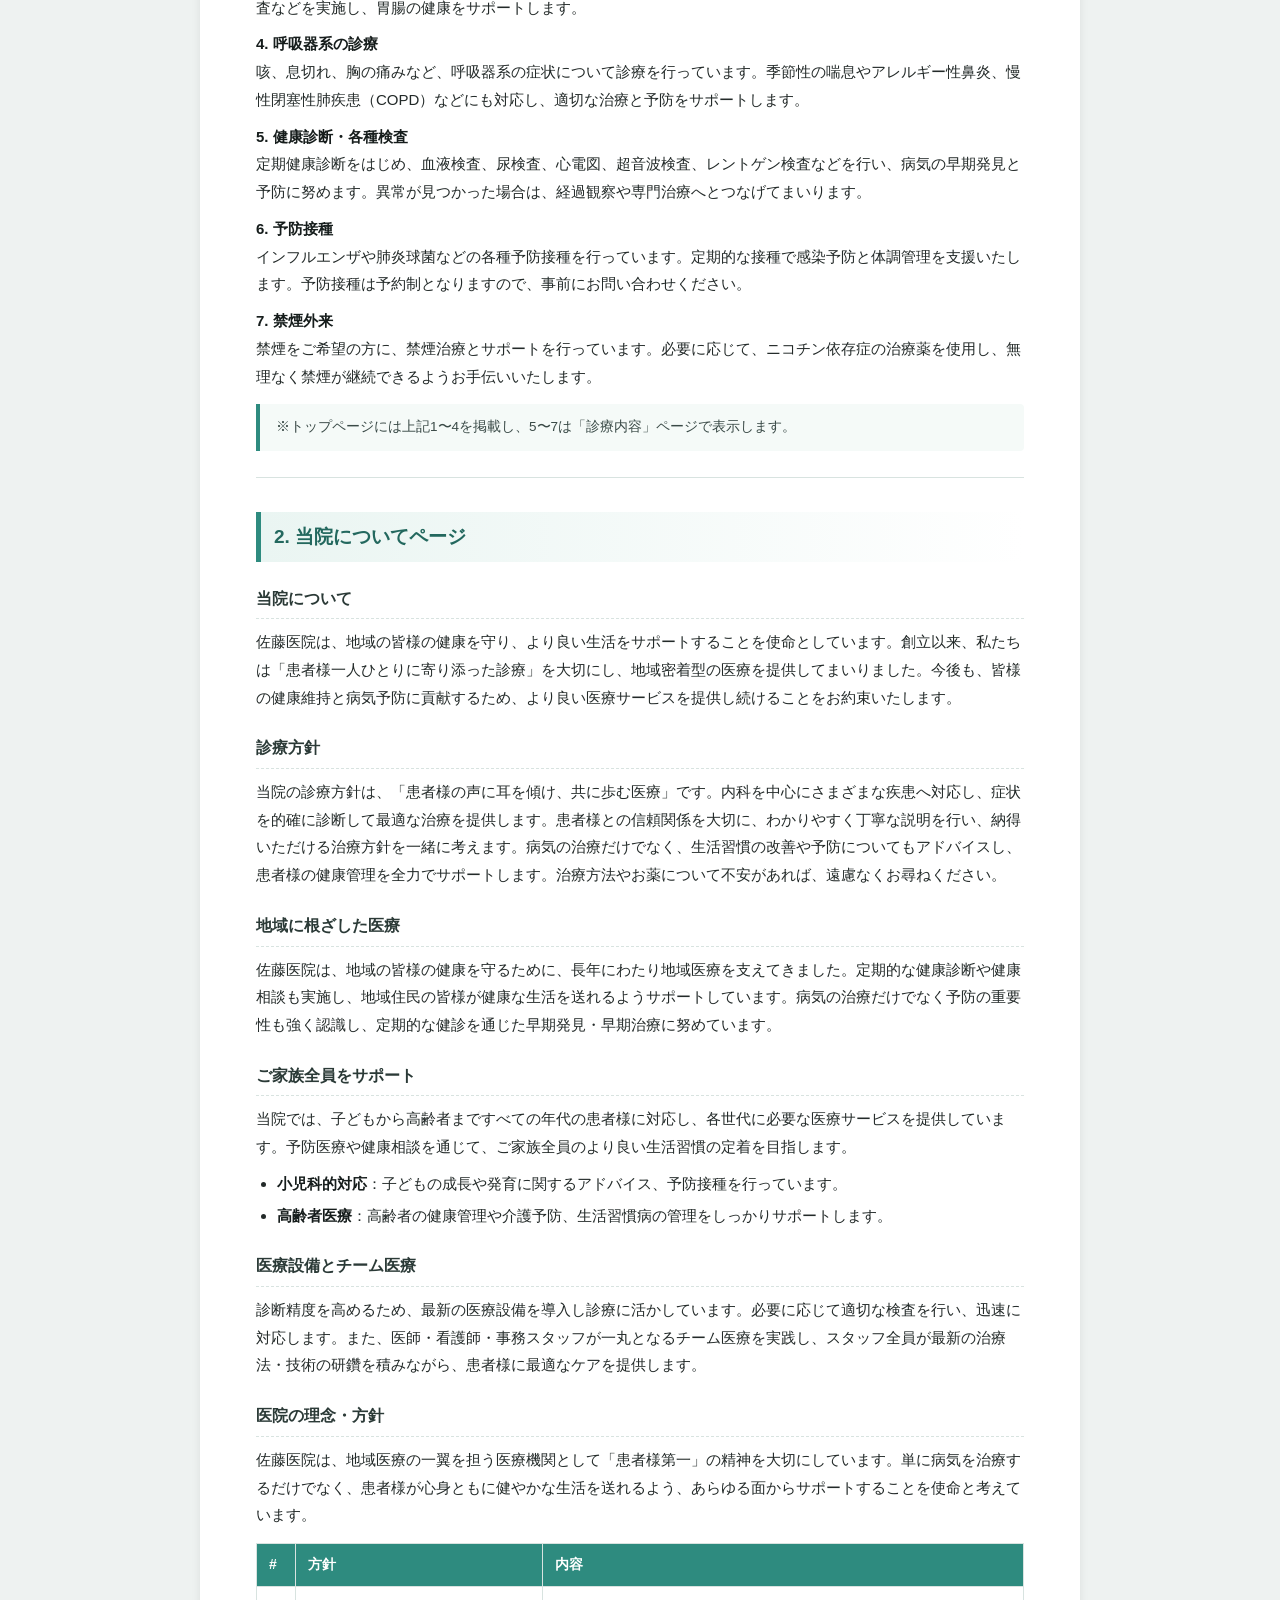
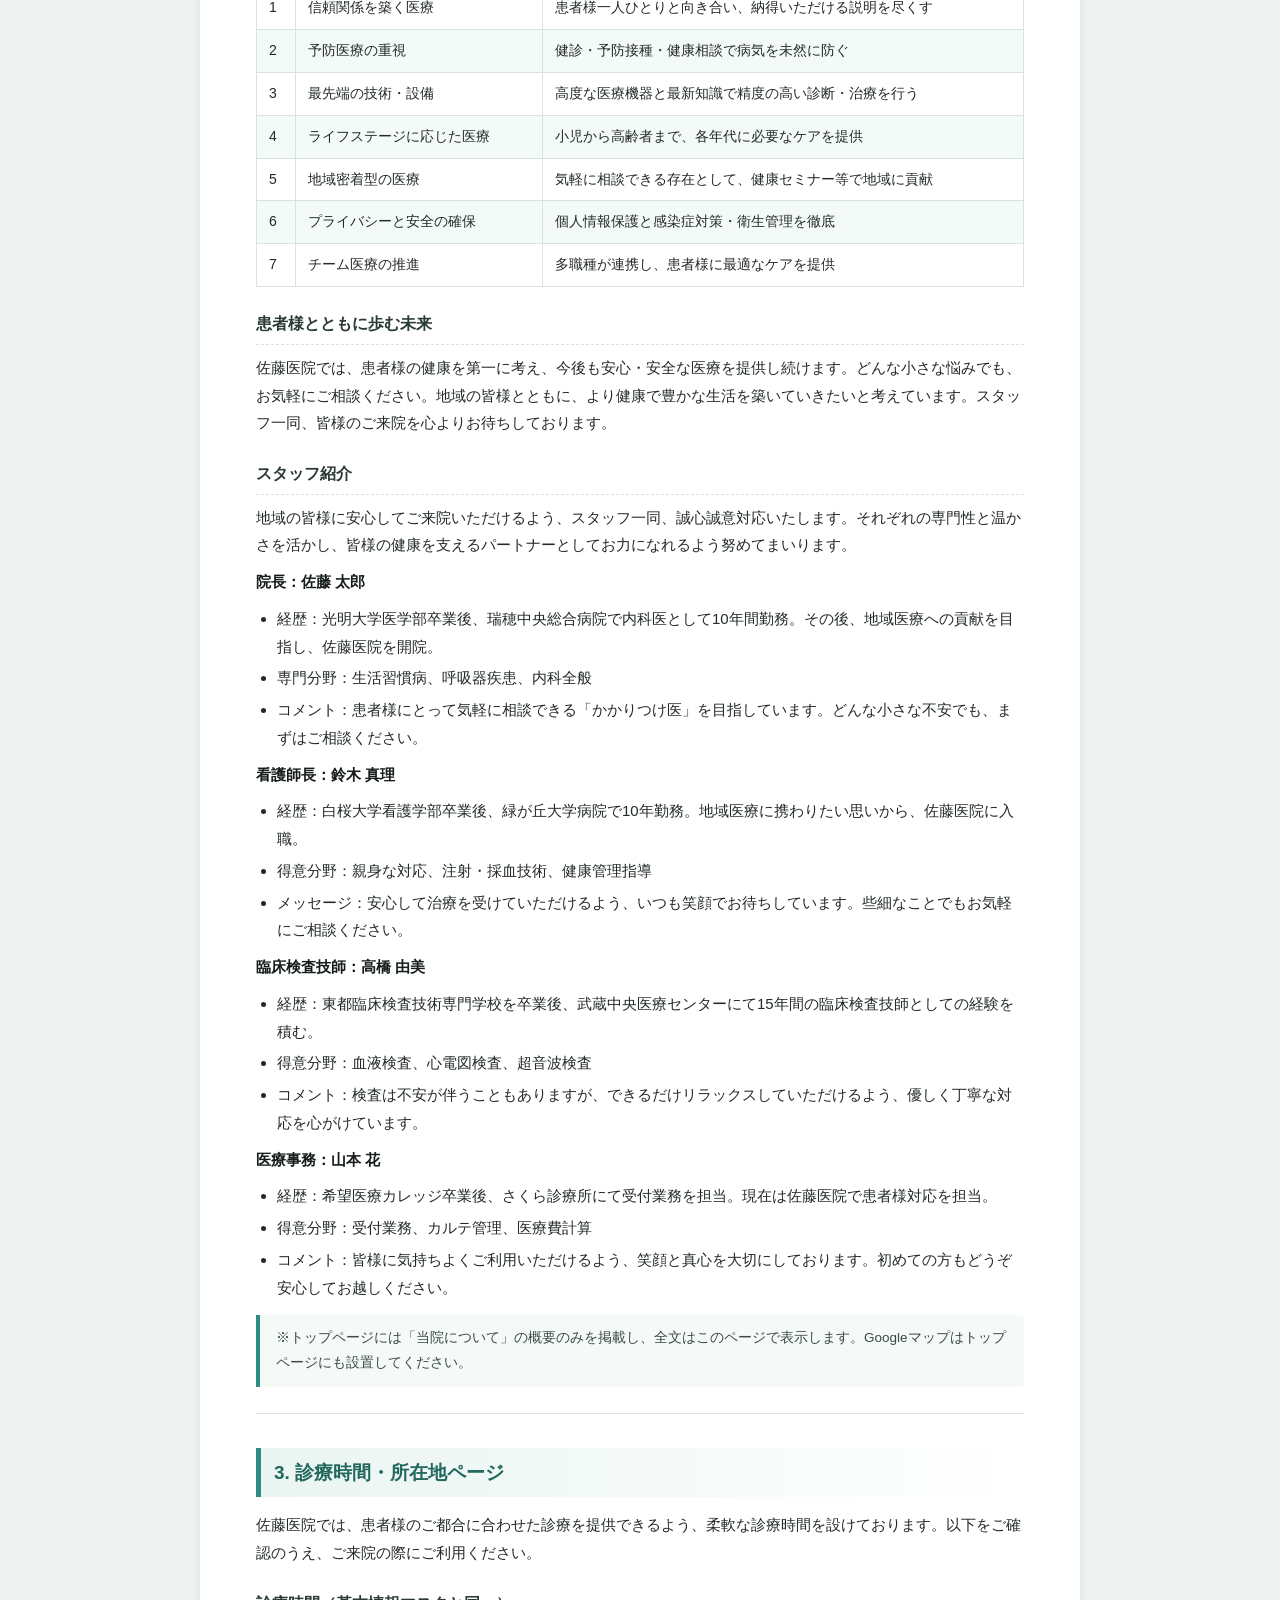
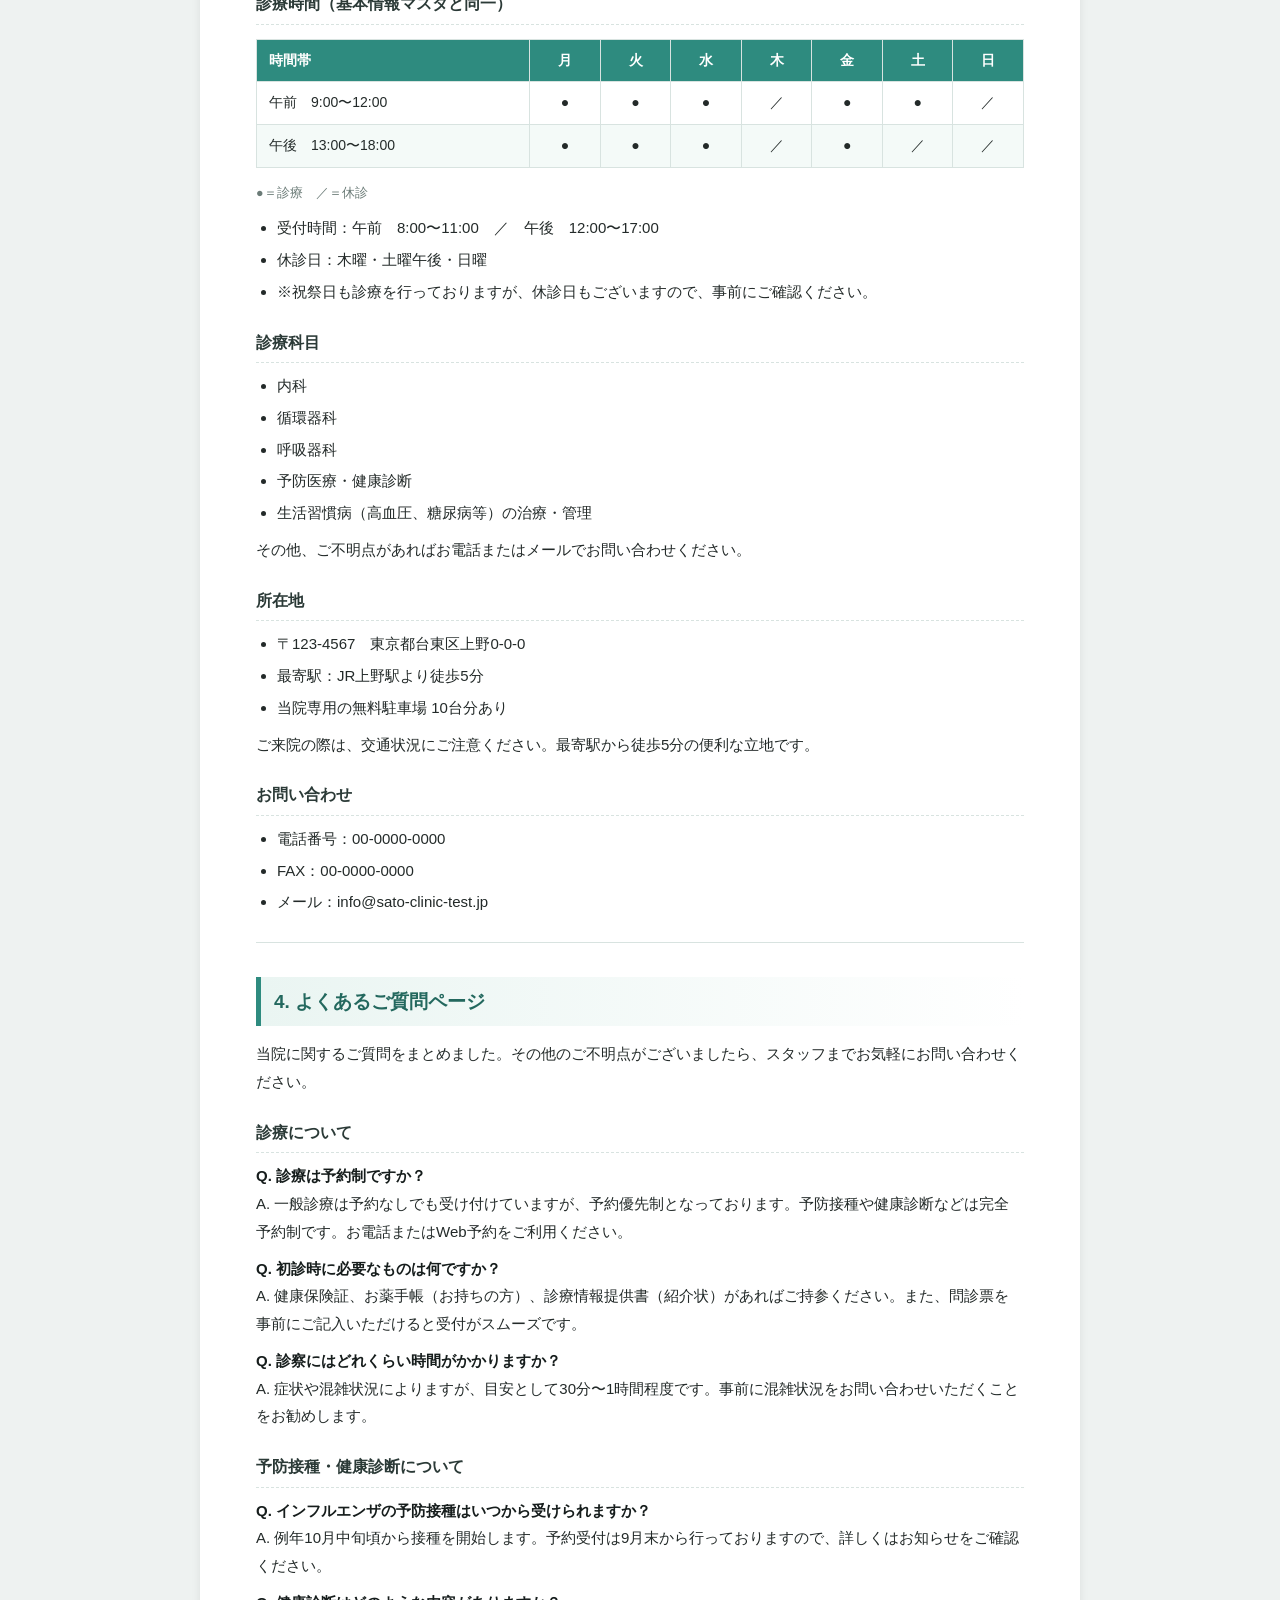
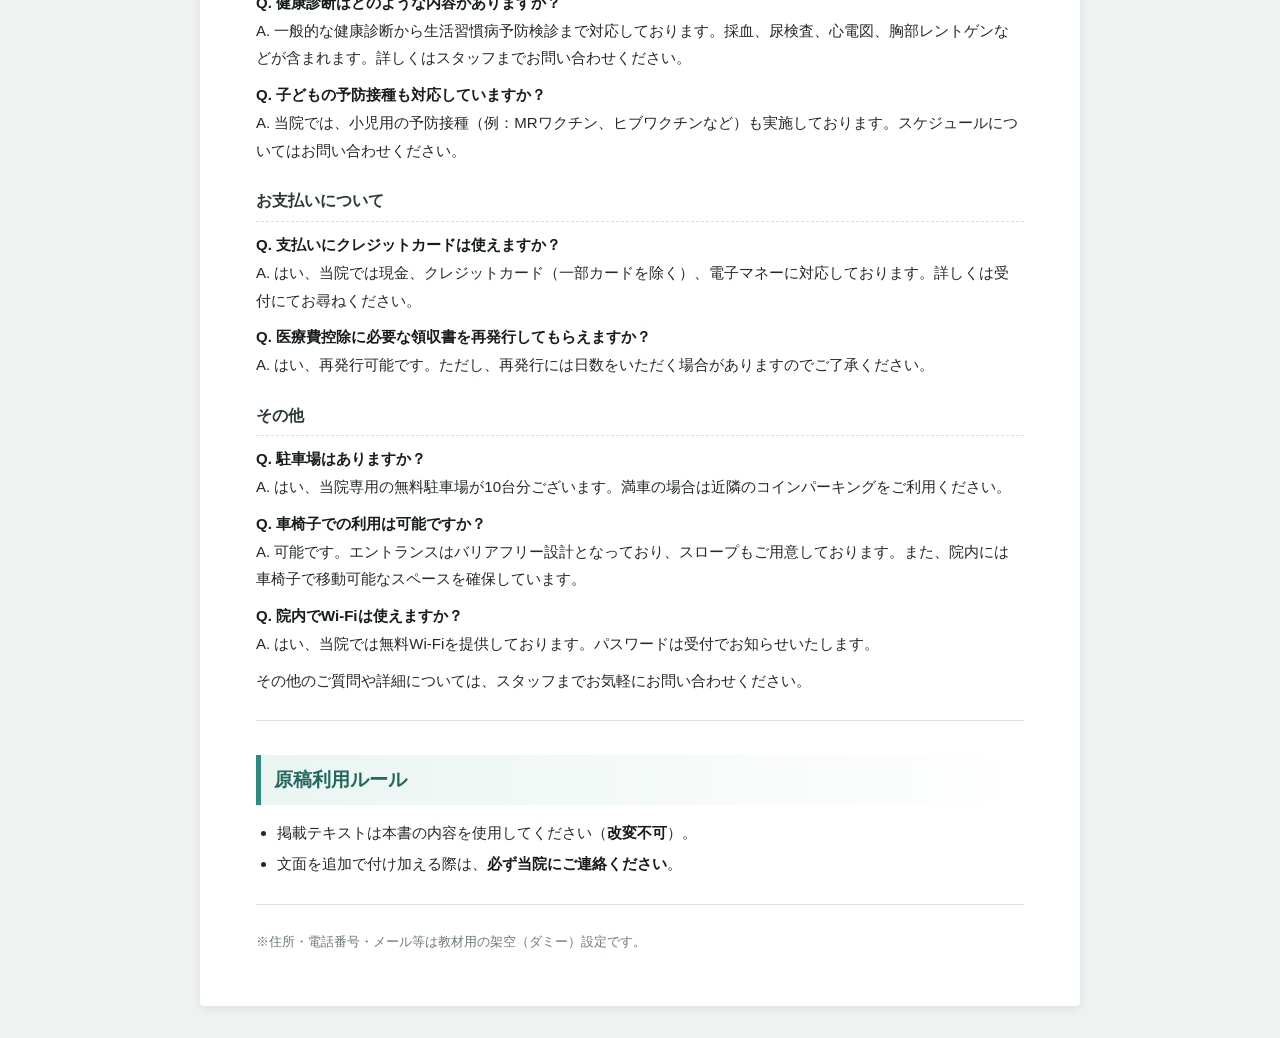
<file: docs/掲載原稿.html>
<!doctype html><html lang="ja"><head><meta charset="utf-8"><meta name="viewport" content="width=device-width, initial-scale=1"><title>佐藤医院 Webサイト 掲載原稿</title><style>
:root{--accent:#2E8B7F;--accent-dark:#23685E;--line:#d8e3e0;--muted:#6B7B77;}
*{box-sizing:border-box;}
body{margin:0;background:#eef2f1;color:#232A29;line-height:1.85;font-size:15px;
 font-family:"Yu Gothic",YuGothic,"Hiragino Kaku Gothic ProN","Noto Sans JP","Meiryo",sans-serif;}
.page{max-width:880px;margin:32px auto;background:#fff;padding:46px 56px;
 box-shadow:0 2px 10px rgba(0,0,0,.08);border-radius:4px;}
h1{font-size:25px;color:var(--accent-dark);margin:0 0 22px;padding-bottom:14px;border-bottom:3px solid var(--accent);}
h2{font-size:19px;color:var(--accent-dark);margin:34px 0 14px;padding:7px 0 7px 13px;
 border-left:5px solid var(--accent);background:linear-gradient(90deg,#eaf5f2,rgba(255,255,255,0));}
h3{font-size:16px;color:#2b3a37;margin:22px 0 9px;padding-bottom:5px;border-bottom:1px dashed var(--line);}
p{margin:9px 0;}
strong{color:#161d1c;}
code{background:#eef3f2;border:1px solid #dde6e3;border-radius:4px;padding:1px 6px;
 font-family:Consolas,"Courier New",monospace;font-size:.9em;}
table{width:100%;border-collapse:collapse;margin:14px 0;font-size:14px;}
th,td{border:1px solid var(--line);padding:8px 12px;text-align:left;vertical-align:top;}
th{background:var(--accent);color:#fff;font-weight:600;}
tbody tr:nth-child(even){background:#f4faf8;}
ul{margin:9px 0;padding-left:1.4em;}
li{margin:4px 0;}
blockquote{margin:14px 0;padding:11px 16px;background:#f5faf8;border-left:4px solid var(--accent);
 color:#3a4a47;font-size:13.5px;border-radius:0 4px 4px 0;}
.small{color:var(--muted);font-size:12.5px;margin:6px 0;}
.right{text-align:right;}
hr{border:0;border-top:1px solid var(--line);margin:26px 0;}
@media print{body{background:#fff;}.page{box-shadow:none;margin:0;max-width:none;padding:0;border-radius:0;}}
@media (max-width:620px){.page{padding:24px 18px;}table{font-size:13px;}th,td{padding:6px 8px;}}
</style></head><body><main class="page"><h1>佐藤医院 Webサイト 掲載原稿</h1>
<table><thead><tr><th>項目</th><th>内容</th></tr></thead><tbody><tr><td>文書名</td><td>佐藤医院 Webサイト 掲載原稿</td></tr><tr><td>文書番号</td><td>SATO-WEB-2025-002</td></tr><tr><td>版数</td><td>1.0</td></tr><tr><td>発行日</td><td>2025年11月20日</td></tr><tr><td>発行者</td><td>佐藤医院</td></tr></tbody></table>
<h3>この原稿の使い方</h3>
<ul><li>本書は、各ページに掲載する<strong>確定テキスト</strong>です。原則として<strong>文言は改変せず</strong>そのまま使用してください。</li><li>文面を追加・変更したい場合は、必ず当院にご連絡ください。</li><li>「0. 基本情報マスタ」は院名・診療時間・住所などの<strong>正となる値</strong>です。各ページで矛盾なく使用してください。</li></ul>
<hr>
<h2>0. 基本情報マスタ</h2>
<table><thead><tr><th>項目</th><th>内容</th></tr></thead><tbody><tr><td>院名</td><td>佐藤医院</td></tr><tr><td>院長</td><td>佐藤 太郎</td></tr><tr><td>郵便番号</td><td>〒123-4567</td></tr><tr><td>住所</td><td>東京都台東区上野0-0-0</td></tr><tr><td>電話番号</td><td>00-0000-0000</td></tr><tr><td>FAX</td><td>00-0000-0000</td></tr><tr><td>メール</td><td>info@sato-clinic-test.jp</td></tr><tr><td>最寄駅</td><td>JR上野駅より徒歩5分</td></tr><tr><td>駐車場</td><td>当院専用 無料駐車場 10台分</td></tr></tbody></table>
<h3>診療時間</h3>
<table><thead><tr><th>時間帯</th><th style="text-align:center">月</th><th style="text-align:center">火</th><th style="text-align:center">水</th><th style="text-align:center">木</th><th style="text-align:center">金</th><th style="text-align:center">土</th><th style="text-align:center">日</th></tr></thead><tbody><tr><td>午前　9:00〜12:00</td><td style="text-align:center">●</td><td style="text-align:center">●</td><td style="text-align:center">●</td><td style="text-align:center">／</td><td style="text-align:center">●</td><td style="text-align:center">●</td><td style="text-align:center">／</td></tr><tr><td>午後　13:00〜18:00</td><td style="text-align:center">●</td><td style="text-align:center">●</td><td style="text-align:center">●</td><td style="text-align:center">／</td><td style="text-align:center">●</td><td style="text-align:center">／</td><td style="text-align:center">／</td></tr></tbody></table>
<p class="small">●＝診療　／＝休診</p>
<ul><li>受付時間：午前　8:00〜11:00　／　午後　12:00〜17:00</li><li>休診日：木曜・土曜午後・日曜</li><li>※祝祭日も診療を行っておりますが、休診日もございますので、事前にご確認ください。</li></ul>
<h3>診療科目</h3>
<ul><li>内科</li><li>循環器科</li><li>呼吸器科</li><li>予防医療・健康診断</li><li>生活習慣病（高血圧、糖尿病等）の治療・管理</li></ul>
<p>その他、ご不明点があればお電話またはメールでお問い合わせください。</p>
<hr>
<h2>1. トップページ</h2>
<h3>お知らせ（タイトルはリンクのみ。詳細はお知らせページに掲載）</h3>
<p><strong>1. インフルエンザ予防接種について</strong><br>今年もインフルエンザの予防接種を開始いたしました。予約制となっておりますので、お電話または受付にてご予約をお願いいたします。例年、予約が集中しやすいため、早めのご予約をおすすめいたします。</p>
<p><strong>2. 年末年始の休診について</strong><br>年末年始の休診日は、12月29日（金）〜1月4日（木）となります。年始は1月5日（金）より通常診療を再開いたします。皆様にはご不便をおかけしますが、何卒ご了承くださいますようお願いいたします。</p>
<p><strong>3. 健康診断のご案内</strong><br>今年も健康診断を実施しております。定期的な健康チェックは、病気の早期発見・予防にとても重要です。各種健康診断メニューをご用意しておりますので、ご希望の方はお電話にてお申し込みください。</p>
<p><strong>4. 新型コロナウイルス対策について</strong><br>当院では引き続き、新型コロナウイルス感染症対策を徹底しております。ご来院の際には、マスクの着用、手指消毒にご協力をお願いいたします。また、発熱や風邪症状のある方は、事前にお電話でご相談いただけるとスムーズにご案内が可能です。</p>
<p><strong>5. オンライン診療の導入について</strong><br>2024年より、オンライン診療を一部導入いたしました。通院が難しい方や、遠方にお住まいの方にご利用いただけます。ご希望の方は、当院スタッフまでお問い合わせください。</p>
<h3>院長挨拶</h3>
<p>こんにちは。佐藤医院の院長、佐藤太郎と申します。当院のホームページをご覧いただき、ありがとうございます。</p>
<p>佐藤医院では、「地域に根ざした医療」をモットーに、患者様一人ひとりに寄り添った医療を提供することを目指しております。日常的な健康管理から生活習慣病の予防、さらには専門的な診断や治療まで、幅広い内科診療を行い、地域の皆様の健康を支える役割を担っていきたいと考えております。</p>
<p>私たちは、患者様の不安を少しでも軽減し、安心して診療を受けていただけるよう、わかりやすい説明と丁寧な対応を心掛けております。また、近隣の医療機関とも連携し、必要に応じて高度医療へのアクセスもサポートいたします。どんな小さな不調でも、どうぞお気軽にご相談ください。</p>
<p>これからも、患者様の健康を第一に考え、地域の皆様に信頼される医療機関であり続けるため、スタッフ一同努力してまいります。どうぞよろしくお願いいたします。</p>
<p class="right">佐藤医院　院長　佐藤 太郎</p>
<h3>診療内容（トップページには4項目まで掲載。残りは別ページ）</h3>
<p>当院では、地域の皆様の健康を支えるため、幅広い内科診療を行っております。日常的な体調管理から、各種の検査や治療に至るまで、どんなお悩みもお気軽にご相談ください。</p>
<p><strong>1. 一般内科診療</strong><br>風邪や発熱、喉の痛み、頭痛、腹痛などの症状を中心に、一般的な体調不良の診療を行っています。また、原因不明の不調や軽い症状であっても、早期診断に努めております。</p>
<p><strong>2. 生活習慣病の診断・治療</strong><br>高血圧症、糖尿病、脂質異常症（高コレステロール血症）、メタボリック症候群など、生活習慣病の診断と治療を行います。病気の進行を予防し、健康維持のための生活指導や薬物療法を行います。</p>
<p><strong>3. 消化器系の診療</strong><br>胃痛、胃もたれ、胸やけ、便秘、下痢などの消化器系の不調に対応しています。必要に応じて胃カメラや超音波検査などを実施し、胃腸の健康をサポートします。</p>
<p><strong>4. 呼吸器系の診療</strong><br>咳、息切れ、胸の痛みなど、呼吸器系の症状について診療を行っています。季節性の喘息やアレルギー性鼻炎、慢性閉塞性肺疾患（COPD）などにも対応し、適切な治療と予防をサポートします。</p>
<p><strong>5. 健康診断・各種検査</strong><br>定期健康診断をはじめ、血液検査、尿検査、心電図、超音波検査、レントゲン検査などを行い、病気の早期発見と予防に努めます。異常が見つかった場合は、経過観察や専門治療へとつなげてまいります。</p>
<p><strong>6. 予防接種</strong><br>インフルエンザや肺炎球菌などの各種予防接種を行っています。定期的な接種で感染予防と体調管理を支援いたします。予防接種は予約制となりますので、事前にお問い合わせください。</p>
<p><strong>7. 禁煙外来</strong><br>禁煙をご希望の方に、禁煙治療とサポートを行っています。必要に応じて、ニコチン依存症の治療薬を使用し、無理なく禁煙が継続できるようお手伝いいたします。</p>
<blockquote>※トップページには上記1〜4を掲載し、5〜7は「診療内容」ページで表示します。</blockquote>
<hr>
<h2>2. 当院についてページ</h2>
<h3>当院について</h3>
<p>佐藤医院は、地域の皆様の健康を守り、より良い生活をサポートすることを使命としています。創立以来、私たちは「患者様一人ひとりに寄り添った診療」を大切にし、地域密着型の医療を提供してまいりました。今後も、皆様の健康維持と病気予防に貢献するため、より良い医療サービスを提供し続けることをお約束いたします。</p>
<h3>診療方針</h3>
<p>当院の診療方針は、「患者様の声に耳を傾け、共に歩む医療」です。内科を中心にさまざまな疾患へ対応し、症状を的確に診断して最適な治療を提供します。患者様との信頼関係を大切に、わかりやすく丁寧な説明を行い、納得いただける治療方針を一緒に考えます。病気の治療だけでなく、生活習慣の改善や予防についてもアドバイスし、患者様の健康管理を全力でサポートします。治療方法やお薬について不安があれば、遠慮なくお尋ねください。</p>
<h3>地域に根ざした医療</h3>
<p>佐藤医院は、地域の皆様の健康を守るために、長年にわたり地域医療を支えてきました。定期的な健康診断や健康相談も実施し、地域住民の皆様が健康な生活を送れるようサポートしています。病気の治療だけでなく予防の重要性も強く認識し、定期的な健診を通じた早期発見・早期治療に努めています。</p>
<h3>ご家族全員をサポート</h3>
<p>当院では、子どもから高齢者まですべての年代の患者様に対応し、各世代に必要な医療サービスを提供しています。予防医療や健康相談を通じて、ご家族全員のより良い生活習慣の定着を目指します。</p>
<ul><li><strong>小児科的対応</strong>：子どもの成長や発育に関するアドバイス、予防接種を行っています。</li><li><strong>高齢者医療</strong>：高齢者の健康管理や介護予防、生活習慣病の管理をしっかりサポートします。</li></ul>
<h3>医療設備とチーム医療</h3>
<p>診断精度を高めるため、最新の医療設備を導入し診療に活かしています。必要に応じて適切な検査を行い、迅速に対応します。また、医師・看護師・事務スタッフが一丸となるチーム医療を実践し、スタッフ全員が最新の治療法・技術の研鑽を積みながら、患者様に最適なケアを提供します。</p>
<h3>医院の理念・方針</h3>
<p>佐藤医院は、地域医療の一翼を担う医療機関として「患者様第一」の精神を大切にしています。単に病気を治療するだけでなく、患者様が心身ともに健やかな生活を送れるよう、あらゆる面からサポートすることを使命と考えています。</p>
<table><thead><tr><th>#</th><th>方針</th><th>内容</th></tr></thead><tbody><tr><td>1</td><td>信頼関係を築く医療</td><td>患者様一人ひとりと向き合い、納得いただける説明を尽くす</td></tr><tr><td>2</td><td>予防医療の重視</td><td>健診・予防接種・健康相談で病気を未然に防ぐ</td></tr><tr><td>3</td><td>最先端の技術・設備</td><td>高度な医療機器と最新知識で精度の高い診断・治療を行う</td></tr><tr><td>4</td><td>ライフステージに応じた医療</td><td>小児から高齢者まで、各年代に必要なケアを提供</td></tr><tr><td>5</td><td>地域密着型の医療</td><td>気軽に相談できる存在として、健康セミナー等で地域に貢献</td></tr><tr><td>6</td><td>プライバシーと安全の確保</td><td>個人情報保護と感染症対策・衛生管理を徹底</td></tr><tr><td>7</td><td>チーム医療の推進</td><td>多職種が連携し、患者様に最適なケアを提供</td></tr></tbody></table>
<h3>患者様とともに歩む未来</h3>
<p>佐藤医院では、患者様の健康を第一に考え、今後も安心・安全な医療を提供し続けます。どんな小さな悩みでも、お気軽にご相談ください。地域の皆様とともに、より健康で豊かな生活を築いていきたいと考えています。スタッフ一同、皆様のご来院を心よりお待ちしております。</p>
<h3>スタッフ紹介</h3>
<p>地域の皆様に安心してご来院いただけるよう、スタッフ一同、誠心誠意対応いたします。それぞれの専門性と温かさを活かし、皆様の健康を支えるパートナーとしてお力になれるよう努めてまいります。</p>
<p><strong>院長：佐藤 太郎</strong></p>
<ul><li>経歴：光明大学医学部卒業後、瑞穂中央総合病院で内科医として10年間勤務。その後、地域医療への貢献を目指し、佐藤医院を開院。</li><li>専門分野：生活習慣病、呼吸器疾患、内科全般</li><li>コメント：患者様にとって気軽に相談できる「かかりつけ医」を目指しています。どんな小さな不安でも、まずはご相談ください。</li></ul>
<p><strong>看護師長：鈴木 真理</strong></p>
<ul><li>経歴：白桜大学看護学部卒業後、緑が丘大学病院で10年勤務。地域医療に携わりたい思いから、佐藤医院に入職。</li><li>得意分野：親身な対応、注射・採血技術、健康管理指導</li><li>メッセージ：安心して治療を受けていただけるよう、いつも笑顔でお待ちしています。些細なことでもお気軽にご相談ください。</li></ul>
<p><strong>臨床検査技師：高橋 由美</strong></p>
<ul><li>経歴：東都臨床検査技術専門学校を卒業後、武蔵中央医療センターにて15年間の臨床検査技師としての経験を積む。</li><li>得意分野：血液検査、心電図検査、超音波検査</li><li>コメント：検査は不安が伴うこともありますが、できるだけリラックスしていただけるよう、優しく丁寧な対応を心がけています。</li></ul>
<p><strong>医療事務：山本 花</strong></p>
<ul><li>経歴：希望医療カレッジ卒業後、さくら診療所にて受付業務を担当。現在は佐藤医院で患者様対応を担当。</li><li>得意分野：受付業務、カルテ管理、医療費計算</li><li>コメント：皆様に気持ちよくご利用いただけるよう、笑顔と真心を大切にしております。初めての方もどうぞ安心してお越しください。</li></ul>
<blockquote>※トップページには「当院について」の概要のみを掲載し、全文はこのページで表示します。Googleマップはトップページにも設置してください。</blockquote>
<hr>
<h2>3. 診療時間・所在地ページ</h2>
<p>佐藤医院では、患者様のご都合に合わせた診療を提供できるよう、柔軟な診療時間を設けております。以下をご確認のうえ、ご来院の際にご利用ください。</p>
<h3>診療時間（基本情報マスタと同一）</h3>
<table><thead><tr><th>時間帯</th><th style="text-align:center">月</th><th style="text-align:center">火</th><th style="text-align:center">水</th><th style="text-align:center">木</th><th style="text-align:center">金</th><th style="text-align:center">土</th><th style="text-align:center">日</th></tr></thead><tbody><tr><td>午前　9:00〜12:00</td><td style="text-align:center">●</td><td style="text-align:center">●</td><td style="text-align:center">●</td><td style="text-align:center">／</td><td style="text-align:center">●</td><td style="text-align:center">●</td><td style="text-align:center">／</td></tr><tr><td>午後　13:00〜18:00</td><td style="text-align:center">●</td><td style="text-align:center">●</td><td style="text-align:center">●</td><td style="text-align:center">／</td><td style="text-align:center">●</td><td style="text-align:center">／</td><td style="text-align:center">／</td></tr></tbody></table>
<p class="small">●＝診療　／＝休診</p>
<ul><li>受付時間：午前　8:00〜11:00　／　午後　12:00〜17:00</li><li>休診日：木曜・土曜午後・日曜</li><li>※祝祭日も診療を行っておりますが、休診日もございますので、事前にご確認ください。</li></ul>
<h3>診療科目</h3>
<ul><li>内科</li><li>循環器科</li><li>呼吸器科</li><li>予防医療・健康診断</li><li>生活習慣病（高血圧、糖尿病等）の治療・管理</li></ul>
<p>その他、ご不明点があればお電話またはメールでお問い合わせください。</p>
<h3>所在地</h3>
<ul><li>〒123-4567　東京都台東区上野0-0-0</li><li>最寄駅：JR上野駅より徒歩5分</li><li>当院専用の無料駐車場 10台分あり</li></ul>
<p>ご来院の際は、交通状況にご注意ください。最寄駅から徒歩5分の便利な立地です。</p>
<h3>お問い合わせ</h3>
<ul><li>電話番号：00-0000-0000</li><li>FAX：00-0000-0000</li><li>メール：info@sato-clinic-test.jp</li></ul>
<hr>
<h2>4. よくあるご質問ページ</h2>
<p>当院に関するご質問をまとめました。その他のご不明点がございましたら、スタッフまでお気軽にお問い合わせください。</p>
<h3>診療について</h3>
<p><strong>Q. 診療は予約制ですか？</strong><br>A. 一般診療は予約なしでも受け付けていますが、予約優先制となっております。予防接種や健康診断などは完全予約制です。お電話またはWeb予約をご利用ください。</p>
<p><strong>Q. 初診時に必要なものは何ですか？</strong><br>A. 健康保険証、お薬手帳（お持ちの方）、診療情報提供書（紹介状）があればご持参ください。また、問診票を事前にご記入いただけると受付がスムーズです。</p>
<p><strong>Q. 診察にはどれくらい時間がかかりますか？</strong><br>A. 症状や混雑状況によりますが、目安として30分〜1時間程度です。事前に混雑状況をお問い合わせいただくことをお勧めします。</p>
<h3>予防接種・健康診断について</h3>
<p><strong>Q. インフルエンザの予防接種はいつから受けられますか？</strong><br>A. 例年10月中旬頃から接種を開始します。予約受付は9月末から行っておりますので、詳しくはお知らせをご確認ください。</p>
<p><strong>Q. 健康診断はどのような内容がありますか？</strong><br>A. 一般的な健康診断から生活習慣病予防検診まで対応しております。採血、尿検査、心電図、胸部レントゲンなどが含まれます。詳しくはスタッフまでお問い合わせください。</p>
<p><strong>Q. 子どもの予防接種も対応していますか？</strong><br>A. 当院では、小児用の予防接種（例：MRワクチン、ヒブワクチンなど）も実施しております。スケジュールについてはお問い合わせください。</p>
<h3>お支払いについて</h3>
<p><strong>Q. 支払いにクレジットカードは使えますか？</strong><br>A. はい、当院では現金、クレジットカード（一部カードを除く）、電子マネーに対応しております。詳しくは受付にてお尋ねください。</p>
<p><strong>Q. 医療費控除に必要な領収書を再発行してもらえますか？</strong><br>A. はい、再発行可能です。ただし、再発行には日数をいただく場合がありますのでご了承ください。</p>
<h3>その他</h3>
<p><strong>Q. 駐車場はありますか？</strong><br>A. はい、当院専用の無料駐車場が10台分ございます。満車の場合は近隣のコインパーキングをご利用ください。</p>
<p><strong>Q. 車椅子での利用は可能ですか？</strong><br>A. 可能です。エントランスはバリアフリー設計となっており、スロープもご用意しております。また、院内には車椅子で移動可能なスペースを確保しています。</p>
<p><strong>Q. 院内でWi-Fiは使えますか？</strong><br>A. はい、当院では無料Wi-Fiを提供しております。パスワードは受付でお知らせいたします。</p>
<p>その他のご質問や詳細については、スタッフまでお気軽にお問い合わせください。</p>
<hr>
<h2>原稿利用ルール</h2>
<ul><li>掲載テキストは本書の内容を使用してください（<strong>改変不可</strong>）。</li><li>文面を追加で付け加える際は、<strong>必ず当院にご連絡ください</strong>。</li></ul>
<hr>
<p class="small">※住所・電話番号・メール等は教材用の架空（ダミー）設定です。</p></main></body></html>
</file>
<file: css/style.css>
:root{
  --color-primary:#2F7180;
  --color-primary-dark:#004F53;
  --color-primary-light:#5A8790;
  --color-footer:#006267;
  --color-background:#F7F9F9;
  --color-background-tint:#E7EFF0;
  --color-text:#263238;
  --color-muted:#526264;
  --color-border:#8A8A8A;
  --color-border-soft:#B7BFC0;
  --color-white:#fff;
  --max:1180px;
}

*{box-sizing:border-box}
html{scroll-behavior:smooth}
body{
  margin:0;
  color:var(--color-text);
  background:var(--color-background);
  font-family:"Noto Sans JP",system-ui,-apple-system,"Hiragino Kaku Gothic ProN","Yu Gothic",sans-serif;
  font-weight:400;
  line-height:1.8;
  -webkit-font-smoothing:antialiased;
}
img{display:block;max-width:100%;height:auto}
a{color:inherit;text-decoration:none}
figure,p,h1,h2,h3,ul{margin-top:0}
.sr-only{position:absolute;width:1px;height:1px;padding:0;margin:-1px;overflow:hidden;clip:rect(0,0,0,0);white-space:nowrap;border:0}

.site-header{
  height:76px;
  background:#fff;
  display:flex;
  align-items:center;
  position:relative;
  z-index:20;
}
.header-inner{width:min(100% - 96px,1320px);margin:auto;display:flex;align-items:center;justify-content:space-between;gap:48px}
.logo-link{display:block;flex:0 0 auto}
.site-logo{width:190px;height:auto}
.desktop-nav{display:flex;align-items:center;gap:18px;font-size:18px;letter-spacing:.04em}
.desktop-nav a{padding:8px 0;transition:.2s color}
.desktop-nav{color:#263638}
.desktop-nav a:hover,.desktop-nav a:focus-visible{color:#0b7478}
.mobile-menu{display:none}
@media (min-width:761px) and (max-width:1050px){
  .header-inner{gap:12px}
  .desktop-nav{gap:clamp(2px,.8vw,8px);font-size:clamp(12px,1.4vw,15px)}
}

.hero{position:relative;width:100%;overflow:hidden;background:var(--color-background-tint)}
.hero>img{width:100%;height:720px;object-fit:cover;object-position:center}
.hero-title-wrap{
  position:absolute;
  top:90px;
  right:max(7vw,56px);
  padding:14px 36px 16px 72px;
  border-radius:50%;
  isolation:isolate;
}
.hero-title-wrap::before{
  content:"";
  position:absolute;
  z-index:-1;
  inset:-22px -42px;
  border-radius:50%;
  background:radial-gradient(ellipse at 52% 49%,rgba(255,255,255,.97) 0%,rgba(255,255,255,.9) 26%,rgba(255,255,255,.7) 48%,rgba(255,255,255,.36) 70%,rgba(255,255,255,.1) 88%,transparent 100%);
  filter:blur(11px);
  pointer-events:none;
}
.hero-title-wrap::after{
  content:"";
  position:absolute;
  z-index:-1;
  inset:-35px -60px;
  border-radius:50%;
  background:
    radial-gradient(ellipse at 23% 54%,rgba(255,255,255,.42) 0%,rgba(255,255,255,.22) 38%,transparent 78%),
    radial-gradient(ellipse at 77% 42%,rgba(255,255,255,.36) 0%,rgba(255,255,255,.18) 44%,transparent 80%),
    radial-gradient(ellipse at 50% 52%,rgba(255,255,255,.16) 0%,rgba(255,255,255,.08) 54%,transparent 100%);
  filter:blur(14px);
  pointer-events:none;
}
.hero h1{position:relative;z-index:1;margin:0;color:var(--color-primary);font-family:"Noto Serif JP",serif;font-size:70px;font-weight:500;letter-spacing:.06em;line-height:1.4;white-space:nowrap}

.section-wide,.section-narrow,.content-shell{width:min(100% - 96px,var(--max));margin-inline:auto}
.section-wide{padding:80px 0}
.section-narrow{padding:66px 0}
.band{background:var(--color-background-tint);padding:64px 0}

.section-heading{color:var(--color-primary);display:flex;align-items:center;margin-bottom:32px}
.section-heading h2{margin:0;font-family:"Noto Serif JP",serif;font-size:32px;line-height:1.4;font-weight:500;letter-spacing:.03em}
.section-heading-left{gap:14px}
.heading-bar{width:5px;height:34px;background:var(--color-primary);border-radius:2px;flex:0 0 auto}
.section-heading-center{justify-content:center;gap:28px}
.section-heading-center>span{height:1px;background:var(--color-primary);flex:1;max-width:230px}
.compact-heading{margin-bottom:28px}

.hours{max-width:1040px}
.hours .section-heading{margin-bottom:24px}
.hours-table-wrap{overflow:hidden}
.hours-table{width:100%;border-collapse:collapse;color:var(--color-text);font-size:18px}
.hours-table th,.hours-table td{padding:10px 12px;text-align:center;border-bottom:1px solid var(--color-border);font-weight:400}
.hours-table thead th{font-size:17px}
.hours-table tbody th{text-align:left;white-space:nowrap;width:31%;font-weight:400}
.hours-table td{color:var(--color-primary);font-size:20px}
.hours-note{margin:14px 0 0;font-size:13px;line-height:1.7;color:var(--color-muted)}

.information-gallery{width:100%;overflow:hidden;padding:0 0 32px}
.info-track{display:grid;grid-template-columns:repeat(3,1fr);gap:8px}
.info-track figure{margin:0;overflow:hidden}
.info-track img{width:100%;aspect-ratio:16/9;object-fit:cover}
.carousel-dots{display:none}

.news{padding-top:64px}
.news-grid{display:grid;grid-template-columns:minmax(280px,.72fr) minmax(420px,1.28fr);align-items:start;gap:56px}
.news-image{margin:0}
.news-image img{width:100%;aspect-ratio:3/4;object-fit:cover}
.news-content .section-heading{margin-bottom:22px}
.news-list{list-style:none;margin:0;padding:0;border-top:1px solid var(--color-border)}
.news-list li{font-size:18px;padding:14px 4px;border-bottom:1px solid var(--color-border)}
.news-list a{display:block;transition:color .18s ease}
.news-list a:hover,.news-list a:focus-visible{color:var(--color-primary);text-decoration:underline;text-underline-offset:3px}
.button-row{display:flex;justify-content:flex-end;margin-top:22px}
.more-button{min-height:40px;padding:8px 24px;border-radius:999px;background:var(--color-primary-dark);color:var(--color-white);display:inline-flex;align-items:center;gap:14px;font-size:14px;font-weight:500;line-height:1.2;white-space:nowrap;transition:background-color .18s ease}
.more-button:focus-visible{background:#17666B;outline:2px solid var(--color-primary-light);outline-offset:3px}
@media (hover:hover) and (pointer:fine){.more-button:hover{background:#17666B}}
.more-button span{font-size:20px;line-height:1}

.greeting-grid{display:grid;grid-template-columns:360px 1fr;gap:56px;align-items:center}
.greeting-photo-wrap{text-align:center}
.greeting-photo-crop{width:280px;aspect-ratio:1/1;overflow:hidden;margin-inline:auto}
.greeting-photo{width:100%;height:100%;aspect-ratio:1/1;object-fit:cover;object-position:92% center;transform:scale(1.9);transform-origin:50% 19%}
.roman-name{margin:6px 0 0;color:#456F78;font-size:30px;line-height:1.2;font-weight:500;letter-spacing:.02em;text-align:center}
.greeting-copy .section-heading{margin-bottom:22px}
.greeting-copy p{font-size:20px;line-height:1.9;margin-bottom:14px}
.greeting-copy .signature{text-align:right;margin-top:24px;margin-bottom:0;font-size:17px}

.services .section-heading-center{margin-bottom:44px}
.service-row{display:grid;grid-template-columns:minmax(330px,.8fr) minmax(0,1.2fr);align-items:center;gap:56px;margin-bottom:64px}
.service-row.reverse{grid-template-columns:minmax(0,1.2fr) minmax(330px,.8fr)}
.service-row.reverse figure{order:2}
.service-row figure{margin:0}
.service-row img{width:330px;max-width:100%;aspect-ratio:1/1;object-fit:cover;margin-inline:auto}
.services .service-row:nth-of-type(3) img,.services .service-row:nth-of-type(4) img{transform:scaleX(-1)}
.services .service-row:nth-of-type(2) img,.services .service-row:nth-of-type(3) img{object-position:right center}
.service-row h3{margin-bottom:10px;color:var(--color-primary);font-size:28px;font-weight:500;line-height:1.45}
.service-row p{font-size:20px;line-height:1.8;margin:0}
@media (min-width:761px){
  .service-row.reverse h3{text-align:right}
  .greeting-copy p:not(:first-of-type):not(.signature),.service-row p{text-align:justify;text-justify:inter-ideograph}
}

.about-grid{display:grid;grid-template-columns:minmax(360px,.86fr) minmax(0,1.14fr);gap:56px;align-items:center}
.about-grid figure{margin:0}
.about-grid img{width:330px;max-width:100%;aspect-ratio:1/1;object-fit:cover;margin-inline:auto}
.about-grid .section-heading{margin-bottom:20px}
.about-grid p{font-size:20px;line-height:1.9;margin-bottom:0}

.staff{padding-bottom:56px}
.staff-lead{max-width:860px;margin:-14px auto 44px;text-align:center;font-size:18px;line-height:1.9}
.staff-row{display:grid;grid-template-columns:280px 1fr;gap:56px;align-items:center;margin-bottom:52px}
.staff-row.reverse{grid-template-columns:1fr 280px}
.staff-row.reverse figure{order:2}
.staff-row.reverse h3{text-align:right}
.staff-row figure{margin:0;overflow:hidden}
.staff-row img{width:100%;aspect-ratio:1/1;object-fit:cover;transform:scale(var(--staff-image-zoom,1));transform-origin:var(--staff-image-origin,50% 50%)}
.staff-row:nth-of-type(1) img{object-position:92% center;--staff-image-zoom:1.9;--staff-image-origin:50% 19%}
.staff-row:nth-of-type(2) img{object-position:right center;--staff-image-zoom:1.35;--staff-image-origin:60% 10%}
.staff-row:nth-of-type(3) img{object-position:47% center;--staff-image-zoom:1.25;--staff-image-origin:50% 20%}
.staff-row:nth-of-type(4) img{object-position:11.5% center;--staff-image-zoom:1.45;--staff-image-origin:0% 0%}
.staff-row:nth-of-type(4) figure{transform:scaleX(-1)}
.staff-row h3{color:var(--color-primary);font-size:26px;font-weight:500;margin-bottom:16px}
.staff-row ul{font-size:20px;line-height:1.85;margin:0;padding-left:1.2em}

.access{padding-top:40px}
.access-grid{display:grid;grid-template-columns:minmax(430px,1.05fr) minmax(340px,.95fr);gap:56px;align-items:start}
.access-grid figure{margin:0}
.access-grid img{width:100%;aspect-ratio:4/3;object-fit:cover}
.access-grid iframe{display:block;width:100%;aspect-ratio:4/3;border:0}
.access-info h3{color:var(--color-text);font-size:20px;font-weight:500;margin:0 0 8px}
.access-info p{font-size:18px;line-height:1.8;margin:0 0 28px}

.hours-bottom{padding-top:24px;padding-bottom:44px}
.hours-bottom-lead{max-width:860px;margin:0 auto 24px;text-align:center;font-size:18px;line-height:1.9}
.departments{padding-top:20px;padding-bottom:68px;text-align:center}
.departments ul{list-style:none;padding:0;margin:0 auto 18px;font-size:18px;line-height:2.1}
.departments p{font-size:14px;margin:0;color:var(--color-muted)}

.additional-services .section-heading{margin-bottom:40px}
.additional-services .section-heading h1{margin:0;font-family:"Noto Serif JP",serif;font-size:32px;line-height:1.4;font-weight:500;letter-spacing:.03em;color:var(--color-primary)}
.additional-service-list{max-width:980px;margin:0 auto}
.additional-service-list article{padding:0 0 28px;margin-bottom:28px;border-bottom:1px solid var(--color-border-soft)}
.additional-service-list h2{margin:0 0 10px;color:var(--color-primary);font-size:28px;font-weight:500;line-height:1.45}
.additional-service-list p{margin:0;font-size:20px;line-height:1.8}

.about-detail-title{margin-bottom:36px}
.about-detail-title h1{margin:0;font-family:"Noto Serif JP",serif;font-size:32px;line-height:1.4;font-weight:500;letter-spacing:.03em;color:var(--color-primary)}
.about-detail-content{max-width:980px;margin:0 auto}
.about-detail-content>p,.about-detail-section p{margin:0;font-size:20px;line-height:1.8}
.about-detail-section{margin-top:36px}
.about-detail-section h2{margin:0 0 10px;color:var(--color-primary);font-size:28px;font-weight:500;line-height:1.45}
.about-detail-list{margin:14px 0 0;padding-left:1.4em;font-size:20px;line-height:1.8}
.about-policy-table-wrap{margin-top:22px}
.about-policy-table{width:100%;border-collapse:collapse;table-layout:fixed;font-size:16px;line-height:1.6}
.about-policy-table th,.about-policy-table td{padding:10px 12px;border:1px solid #D3E1DF;text-align:left;vertical-align:middle;font-weight:400}
.about-policy-table thead th{background:#2F8D81;color:#fff;font-weight:600}
.about-policy-table thead th:first-child{width:5%}
.about-policy-table thead th:nth-child(2){width:32%}
.about-policy-table tbody th{width:5%;color:var(--color-primary)}
.about-policy-table tbody tr:nth-child(even){background:#F1F7F6}

.news-detail-title{margin-bottom:36px}
.news-detail-title h1{margin:0;font-family:"Noto Serif JP",serif;font-size:28px;line-height:1.45;font-weight:500;color:var(--color-primary)}
.news-detail-copy{max-width:980px;margin:0;font-size:20px;line-height:1.8}

.faq{padding-top:64px;padding-bottom:80px}
.faq .section-heading{margin-bottom:18px}
.faq-lead,.faq-contact{max-width:900px;margin:0 auto 36px;text-align:center;font-size:20px;line-height:1.8;color:var(--color-muted)}
.faq-lead{font-size:18px;line-height:1.9;color:var(--color-text)}
.faq-category{max-width:980px;margin:0 auto 32px}
.faq-category h3{margin:0 0 8px;padding:0 0 8px;border-bottom:1px solid var(--color-border-soft);color:var(--color-primary);font-size:24px;font-weight:500;line-height:1.5}
.faq-item{padding:16px 4px;border-bottom:1px solid var(--color-border-soft)}
.faq-item h4{margin:0 0 6px;font-size:20px;font-weight:500;line-height:1.6}
.faq-item p{margin:0;font-size:20px;line-height:1.8;color:var(--color-muted)}
.faq-item h4 span,.faq-item p span{color:var(--color-primary);font-weight:600}
.faq-contact{margin-top:4px;margin-bottom:0}

.site-footer{background:var(--color-footer);color:var(--color-white);padding:18px 24px;text-align:center}
.disclaimer{max-width:1180px;margin:0 auto 6px;font-size:12px;line-height:1.65;color:rgba(255,255,255,.86)}
.copyright{margin:0;font-size:11px}

@media (max-width: 760px){
  :root{--mobile-pad:24px}
  body{line-height:1.75;background:var(--color-background);overflow-x:hidden;overflow-x:clip}
  .site-header{height:58px;background:#fff}
  .header-inner{width:100%;padding:0 14px 0 12px;gap:12px}
  .site-logo{width:96px}
  .desktop-nav{display:none}
  .mobile-menu{display:block;position:relative}
  .mobile-menu summary{list-style:none;width:44px;height:44px;display:flex;flex-direction:column;align-items:center;justify-content:center;gap:4px;cursor:pointer}
  .mobile-menu summary::-webkit-details-marker{display:none}
  .mobile-menu summary span{width:17px;height:2px;background:#2f3b3c;border-radius:2px}
  .mobile-menu nav{position:absolute;right:0;top:47px;width:210px;background:#fff;box-shadow:0 8px 28px rgba(20,48,50,.16);border:1px solid #e3eaeb;padding:8px 16px;display:flex;flex-direction:column;z-index:30}
  .mobile-menu nav a{font-size:14px;padding:11px 4px;border-bottom:1px solid #edf1f2}
  .mobile-menu nav a:hover,.mobile-menu nav a:focus-visible{color:#0b7478}
  .mobile-menu nav a:last-child{border-bottom:0}

  .hero>img{height:auto;aspect-ratio:390/220;object-fit:cover;object-position:center}
  .hero-title-wrap{top:24px;right:8px;padding:6px 12px 7px 34px}
  .hero-title-wrap::before{inset:-10px -20px;filter:blur(7px)}
  .hero-title-wrap::after{inset:-14px -24px;filter:blur(8px)}
  .hero h1{font-size:28px;line-height:1.35;letter-spacing:.03em}

  .section-wide,.section-narrow,.content-shell{width:auto;margin:0;padding-left:var(--mobile-pad);padding-right:var(--mobile-pad)}
  .section-wide{padding-top:48px;padding-bottom:48px}
  .section-narrow{padding-top:40px;padding-bottom:40px}
  .band{padding:44px 0}

  .section-heading{margin-bottom:24px}
  .section-heading h2{font-size:22px;line-height:1.45}
  .section-heading-left{gap:9px}
  .heading-bar{width:3px;height:23px}
  .section-heading-center{gap:14px}
  .section-heading-center>span{max-width:none}
  .compact-heading{margin-bottom:22px}

  .hours{padding-top:32px;padding-bottom:28px}
  .hours .section-heading{margin-bottom:14px}
  .hours .section-heading h2{font-size:20px}
  .hours-table-wrap{width:100%;overflow:hidden}
  .hours-table{font-size:12px;table-layout:fixed}
  .hours-table th,.hours-table td{padding:7px 2px}
  .hours-table thead th{font-size:12px}
  .hours-table thead th:first-child{width:35%}
  .hours-table tbody th{font-size:12px;line-height:1.3;width:35%;white-space:normal;padding-left:0}
  .hours-table td{font-size:12px}
  .hours-note{font-size:12px;line-height:1.65;margin-top:10px}

  .information-gallery{padding-bottom:28px;background:var(--color-background)}
  .info-track{display:flex;gap:12px;overflow-x:auto;scroll-snap-type:x mandatory;padding:0 var(--mobile-pad);scrollbar-width:none}
  .info-track::-webkit-scrollbar{display:none}
  .info-track figure{flex:0 0 78%;scroll-snap-align:center}
  .info-track img{width:100%;aspect-ratio:16/9;object-fit:cover}
  .carousel-dots{display:flex;justify-content:center;gap:6px;margin-top:8px}
  .carousel-dots button{width:7px;height:7px;padding:0;border:0;border-radius:50%;background:var(--color-border-soft);cursor:pointer}
  .carousel-dots button.active{background:var(--color-primary)}
  .carousel-dots button:focus-visible{outline:2px solid var(--color-primary);outline-offset:3px}

  .news{padding-top:36px}
  .news-grid{display:block}
  .news-image{margin:0 0 20px}
  .news-image img{width:100%;aspect-ratio:16/9;object-fit:cover}
  .news-content .section-heading{margin-bottom:16px}
  .news-list li{font-size:16px;padding:10px 2px}
  .button-row{margin-top:16px}
  .more-button{min-height:44px;padding:10px 20px;font-size:14px}

  .greeting-grid{display:block}
  .greeting-photo-wrap{margin-bottom:18px}
  .greeting-photo-crop{width:210px;max-width:68%}
  .roman-name{font-size:18px;margin-top:7px}
  .greeting-copy .section-heading{margin-bottom:16px}
  .greeting-copy p{font-size:16px;line-height:1.75;margin-bottom:14px}
  .greeting-copy .signature{font-size:14px;margin-top:20px}

  .services .section-heading-center{margin-bottom:28px}
  .service-row,.service-row.reverse{display:block;margin-bottom:36px}
  .service-row.reverse figure{order:initial}
  .service-row figure{margin:0 0 12px}
  .service-row img{width:100%;aspect-ratio:16/9;object-fit:cover}
  .service-row h3{font-size:18px;line-height:1.5;margin-bottom:10px}
  .service-row p{font-size:16px;line-height:1.75}

  .about-grid{display:block}
  .about-grid figure{margin:0 0 16px}
  .about-grid img{aspect-ratio:16/9}
  .about-grid .section-heading{margin-bottom:16px}
  .about-grid p{font-size:16px;line-height:1.75}

  .staff{padding-bottom:22px}
  .staff-lead{font-size:15px;line-height:1.75;margin:-4px 0 24px;text-align:left}
  .staff-row,.staff-row.reverse{display:flex;flex-direction:column;gap:0;align-items:stretch;margin-bottom:40px}
  .staff-row:last-of-type{margin-bottom:20px}
  .staff-row.reverse figure{order:0}
  .staff-row figure{width:210px;max-width:68%;margin:0 auto 14px}
  .staff-row img{width:100%;aspect-ratio:1/1;object-fit:cover}
  .staff-row h3{text-align:center;font-size:18px;line-height:1.5;margin-bottom:10px}
  .staff-row.reverse h3{text-align:center}
  .staff-row ul{font-size:16px;line-height:1.75;margin:0;padding-left:1.2em}

  .access{padding-top:32px;padding-bottom:24px}
  .access-grid{display:block}
  .access-grid figure{margin:0 0 14px}
  .access-grid img{aspect-ratio:4/3}
  .access-info h3{font-size:16px;margin-bottom:5px}
  .access-info p{font-size:14px;line-height:1.7;margin-bottom:14px}
  .access-info p:last-child{margin-bottom:7px}

  .hours-bottom{padding-top:24px;padding-bottom:28px}
  .hours-bottom-lead{margin-bottom:18px;font-size:15px;line-height:1.75;text-align:center}
  .departments{padding-top:16px;padding-bottom:48px}
  .departments ul{font-size:14px;line-height:1.9;margin-bottom:12px}
  .departments p{font-size:12px;line-height:1.7}

  .additional-services .section-heading{margin-bottom:28px}
  .additional-services .section-heading h1{font-size:22px}
  .additional-service-list article{padding-bottom:20px;margin-bottom:20px}
  .additional-service-list h2{font-size:18px;line-height:1.5;margin-bottom:10px}
  .additional-service-list p{font-size:16px;line-height:1.75}

  .about-detail-title{margin-bottom:24px}
  .about-detail-title h1{font-size:22px}
  .about-detail-content>p,.about-detail-section p{font-size:16px;line-height:1.75}
  .about-detail-section{margin-top:28px}
  .about-detail-section h2{font-size:18px;line-height:1.5;margin-bottom:8px}
  .about-detail-list{font-size:16px;line-height:1.75;margin-top:10px}
  .about-policy-table-wrap{margin-top:16px;overflow-x:auto}
  .about-policy-table{font-size:12px;line-height:1.55}
  .about-policy-table th,.about-policy-table td{padding:7px 6px}

  .news-detail-title{margin-bottom:24px}
  .news-detail-title h1{font-size:18px;line-height:1.5}
  .news-detail-copy{font-size:16px;line-height:1.75}

  .faq{padding-top:48px;padding-bottom:48px}
  .faq .section-heading{margin-bottom:14px}
  .faq-lead,.faq-contact{font-size:16px;line-height:1.75;margin-bottom:24px;text-align:center}
  .faq-lead{font-size:15px;line-height:1.75;color:var(--color-text)}
  .faq-category{margin-bottom:24px}
  .faq-category h3{font-size:18px;margin-bottom:4px;padding-bottom:6px}
  .faq-item{padding:12px 2px}
  .faq-item h4{font-size:16px;line-height:1.6;margin-bottom:4px}
  .faq-item p{font-size:16px;line-height:1.75}
  .faq-contact{margin-top:0;margin-bottom:0}

  .site-footer{padding:18px 16px}
  .disclaimer{font-size:12px;line-height:1.7;margin-bottom:8px}
  .copyright{font-size:11px}
}

@media (max-width: 340px){
  :root{--mobile-pad:16px}
  .hero h1{font-size:25px}
  .hours-table{font-size:12px}
  .hours-table tbody th{font-size:12px}
  .hours-table td{font-size:12px}
  .service-row p,.greeting-copy p,.about-grid p{font-size:15px}
  .additional-service-list p{font-size:15px}
  .about-detail-content>p,.about-detail-section p{font-size:15px}
  .about-detail-list{font-size:15px}
  .news-detail-copy{font-size:15px}
  .staff-row ul{font-size:15px}
}
</file>
